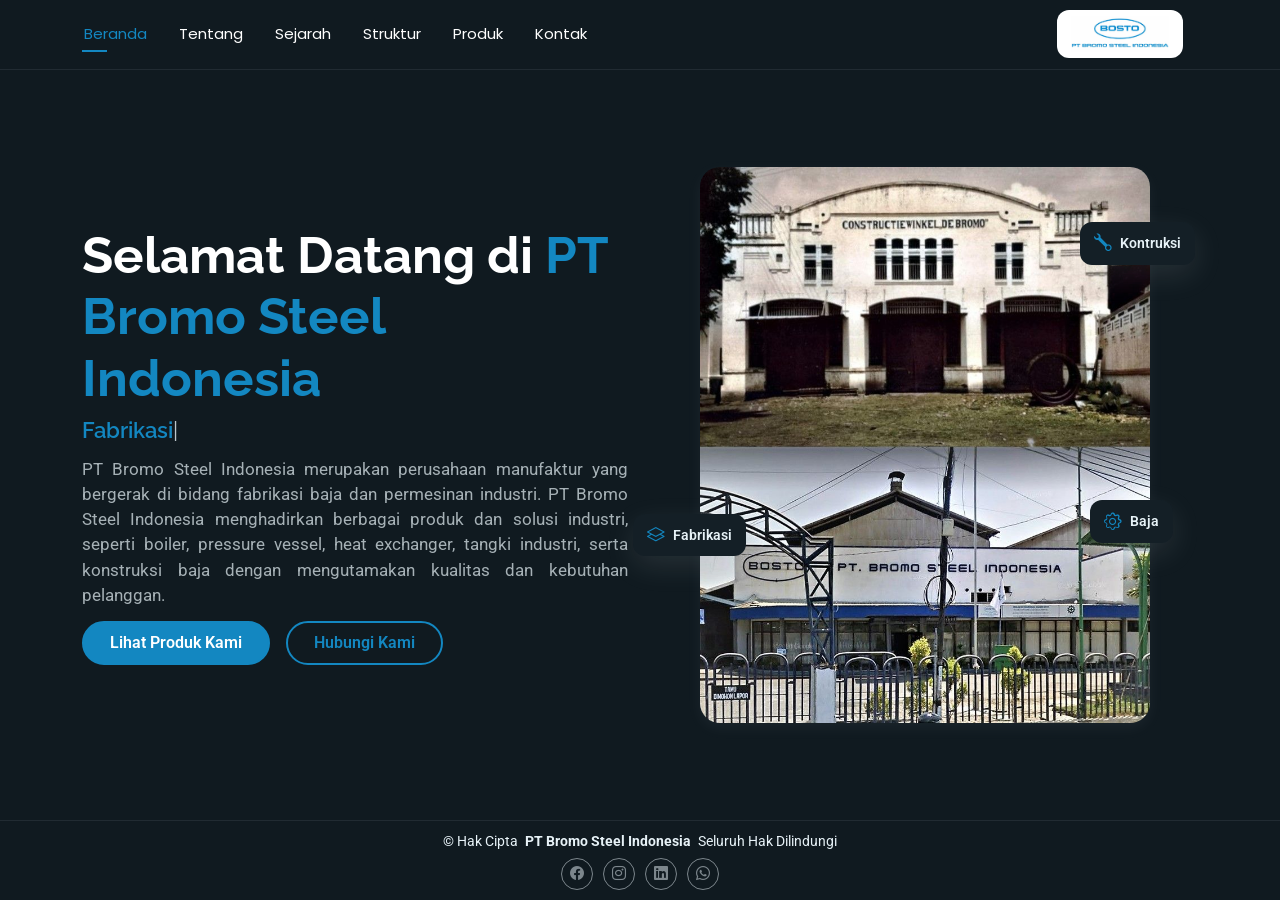
<file: index.html>
<!DOCTYPE html>
<html lang="id">

<head>
  <meta charset="utf-8">
  <meta content="width=device-width, initial-scale=1.0" name="viewport">
  <title>PT Bromo Steel Indonesia (BOSTO)</title>
  <meta name="description" content="">
  <meta name="keywords" content="">

  <!-- Favicons -->
  <link href="assets/img/logo1.png" rel="icon">
  <link href="assets/img/logo2.png" rel="apple-touch-icon">

  <!-- Fonts -->
  <link href="https://fonts.googleapis.com" rel="preconnect">
  <link href="https://fonts.gstatic.com" rel="preconnect" crossorigin>
  <link href="https://fonts.googleapis.com/css2?family=Roboto:ital,wght@0,100;0,300;0,400;0,500;0,700;0,900;1,100;1,300;1,400;1,500;1,700;1,900&family=Poppins:ital,wght@0,100;0,200;0,300;0,400;0,500;0,600;0,700;0,800;0,900;1,100;1,200;1,300;1,400;1,500;1,600;1,700;1,800;1,900&family=Raleway:ital,wght@0,100;0,200;0,300;0,400;0,500;0,600;0,700;0,800;0,900;1,100;1,200;1,300;1,400;1,500;1,600;1,700;1,800;1,900&display=swap" rel="stylesheet">

  <!-- Vendor CSS Files -->
  <link href="assets/vendor/bootstrap/css/bootstrap.min.css" rel="stylesheet">
  <link href="assets/vendor/bootstrap-icons/bootstrap-icons.css" rel="stylesheet">
  <link href="assets/vendor/aos/aos.css" rel="stylesheet">
  <link href="assets/vendor/swiper/swiper-bundle.min.css" rel="stylesheet">
  <link href="assets/vendor/glightbox/css/glightbox.min.css" rel="stylesheet">

  <!-- Main CSS File -->
  <link href="assets/css/main.css" rel="stylesheet">

  <!-- CSS logo header (kotak putih lengkung di pojok kanan) -->
  <style>
    #header .header-social-links {
      display: flex;
      align-items: center;
      flex-shrink: 0;
    }

    #header .header-social-links a.logo-bosto {
      display: flex;
      align-items: center;
      margin: 0;
      padding: 6px 14px;
      background: #ffffff;
      border: none;
      border-radius: 12px;
      line-height: 0;
      overflow: hidden;
      transition: transform 0.25s ease, box-shadow 0.25s ease;
    }

    #header .header-social-links a.logo-bosto:hover {
      transform: translateY(-1px);
      box-shadow: 0 6px 16px rgba(0, 0, 0, 0.35);
    }

    #header .header-social-links a.logo-bosto img {
      display: block;
      height: 36px;
      width: auto;
      max-width: none;
      max-height: none;
      border-radius: 0;
    }

    @media (max-width: 576px) {
      #header .header-social-links a.logo-bosto {
        padding: 4px 10px;
      }
      #header .header-social-links a.logo-bosto img {
        height: 28px;
      }
    }
  </style>

  <!-- =======================================================
  * Template Name: FolioOne
  * Template URL: https://bootstrapmade.com/folioone-bootstrap-portfolio-website-template/
  * Updated: Aug 23 2025 with Bootstrap v5.3.7
  * Author: BootstrapMade.com
  * License: https://bootstrapmade.com/license/
  ======================================================== -->
</head>

<body class="index-page">

  <header id="header" class="header d-flex align-items-center light-background sticky-top">
    <div class="container position-relative d-flex align-items-center justify-content-between">

      <!-- <a href="index.html" class="logo d-flex align-items-center me-auto me-xl-0">
      <img src="assets/img/logo.webp" alt="">
      <h1 class="sitename">FolioOne</h1> 
    </a> -->

      <nav id="navmenu" class="navmenu">
        <ul>
          <li><a href="index.html" class="active">Beranda</a></li>
          <li><a href="about.html">Tentang</a></li>
         <li><a href="resume.html">Sejarah</a></li>
          <li><a href="services.html">Struktur</a></li>
          <li><a href="portfolio.html">Produk</a></li>
          <li><a href="contact.html">Kontak</a></li>
        </ul>
        <i class="mobile-nav-toggle d-xl-none bi bi-list"></i>
      </nav>

      <!-- Logo PT BOSTO menggantikan ikon sosmed (pojok kanan) -->
      <div class="header-social-links">
        <a href="index.html" class="logo-bosto">
          <img src="assets/img/logo2.png" alt="Logo PT Bromo Steel Indonesia">
        </a>
      </div>

    </div>
  </header>

  <main class="main">

    <!-- Hero Section -->
    <section id="hero" class="hero section">

      <div class="container" data-aos="fade-up" data-aos-delay="100">

        <div class="row gy-4 align-items-center">
          <div class="col-lg-6 order-2 order-lg-1">
            <div class="hero-content">
              <h1 data-aos="fade-up" data-aos-delay="200">Selamat Datang di <span class="highlight">PT Bromo Steel Indonesia</span></h1>
              <h2 data-aos="fade-up" data-aos-delay="300"><span class="typed" data-typed-items="Fabrikasi peralatan industri agro, Permesinan peralatan industri agro, Instalasi/pemasangan peralatan pabrik gula dan sawit, Pembuatan ketel uap"></span></h2>
             <p style="text-align: justify;" data-aos="fade-up" data-aos-delay="400">PT Bromo Steel Indonesia merupakan perusahaan manufaktur yang bergerak di bidang fabrikasi baja dan permesinan industri. PT Bromo Steel Indonesia menghadirkan berbagai produk dan solusi industri, seperti boiler, pressure vessel, heat exchanger, tangki industri, serta konstruksi baja dengan mengutamakan kualitas dan kebutuhan pelanggan.</p>
              <div class="hero-actions" data-aos="fade-up" data-aos-delay="500">
                <a href="portfolio.html" class="btn btn-primary">Lihat Produk Kami</a>
                <a href="contact.html" class="btn btn-outline">Hubungi Kami</a>
              </div>
              <div class="social-links" data-aos="fade-up" data-aos-delay="600">
              
              </div>
            </div>
          </div>
          <div class="col-lg-6 order-1 order-lg-2">
            <div class="hero-image" data-aos="zoom-in" data-aos-delay="300">
              <div class="image-wrapper">
                <img src="assets/img/PT BOSTO.jpg" alt="Sarah Mitchell" class="img-fluid">
                <div class="floating-elements">
                  <div class="floating-card design" data-aos="fade-left" data-aos-delay="700">
                    <i class="bi bi-wrench"></i>
                    <span>Kontruksi</span>
                  </div>
                  <div class="floating-card code" data-aos="fade-right" data-aos-delay="800">
                    <i class="bi bi-layers"></i>
                    <span>Fabrikasi</span>
                  </div>
                  <div class="floating-card creativity" data-aos="fade-up" data-aos-delay="900">
                    <i class="bi bi-gear"></i>
                    <span>Baja</span>
                  </div>
                </div>
              </div>
            </div>
          </div>
        </div>

      </div>

    </section><!-- /Hero Section -->

  </main>

 <footer id="footer" class="footer">

    <div class="container">
      <div class="copyright text-center ">
        <p>© <span>Hak Cipta</span> <strong class="px-1 sitename">PT Bromo Steel Indonesia</strong> <span>Seluruh Hak Dilindungi<br></span></p>
      </div>
     <div class="social-links d-flex justify-content-center">
        <a href="https://www.facebook.com/ptbosto/?locale=id_ID" target="_blank" rel="noopener"><i class="bi bi-facebook"></i></a>
        <a href="https://www.instagram.com/ptbosto/" target="_blank" rel="noopener"><i class="bi bi-instagram"></i></a>
        <a href="https://www.linkedin.com/company/pt-boma-bisma-indra/home/" target="_blank" rel="noopener"><i class="bi bi-linkedin"></i></a>
        <a href="https://wa.me/62895363487287" target="_blank" rel="noopener"><i class="bi bi-whatsapp"></i></a>
</div>

      </div>
      <div class="credits">
        <!-- All the links in the footer should remain intact. -->
        <!-- You can delete the links only if you've purchased the pro version. -->
        <!-- Licensing information: https://bootstrapmade.com/license/ -->
        <!-- Purchase the pro version with working PHP/AJAX contact form: [buy-url] -->
            </div>
  </footer>

  <!-- Scroll Top -->
  <a href="#" id="scroll-top" class="scroll-top d-flex align-items-center justify-content-center"><i class="bi bi-arrow-up-short"></i></a>

  <!-- Preloader -->
  <div id="preloader"></div>

  <!-- Vendor JS Files -->
  <script src="assets/vendor/bootstrap/js/bootstrap.bundle.min.js"></script>
  <script src="assets/vendor/php-email-form/validate.js"></script>
  <script src="assets/vendor/aos/aos.js"></script>
  <script src="assets/vendor/typed.js/typed.umd.js"></script>
  <script src="assets/vendor/waypoints/noframework.waypoints.js"></script>
  <script src="assets/vendor/purecounter/purecounter_vanilla.js"></script>
  <script src="assets/vendor/swiper/swiper-bundle.min.js"></script>
  <script src="assets/vendor/imagesloaded/imagesloaded.pkgd.min.js"></script>
  <script src="assets/vendor/isotope-layout/isotope.pkgd.min.js"></script>
  <script src="assets/vendor/glightbox/js/glightbox.min.js"></script>

  <!-- Main JS File -->
  <script src="assets/js/main.js"></script>

</body>

</html>
</file>
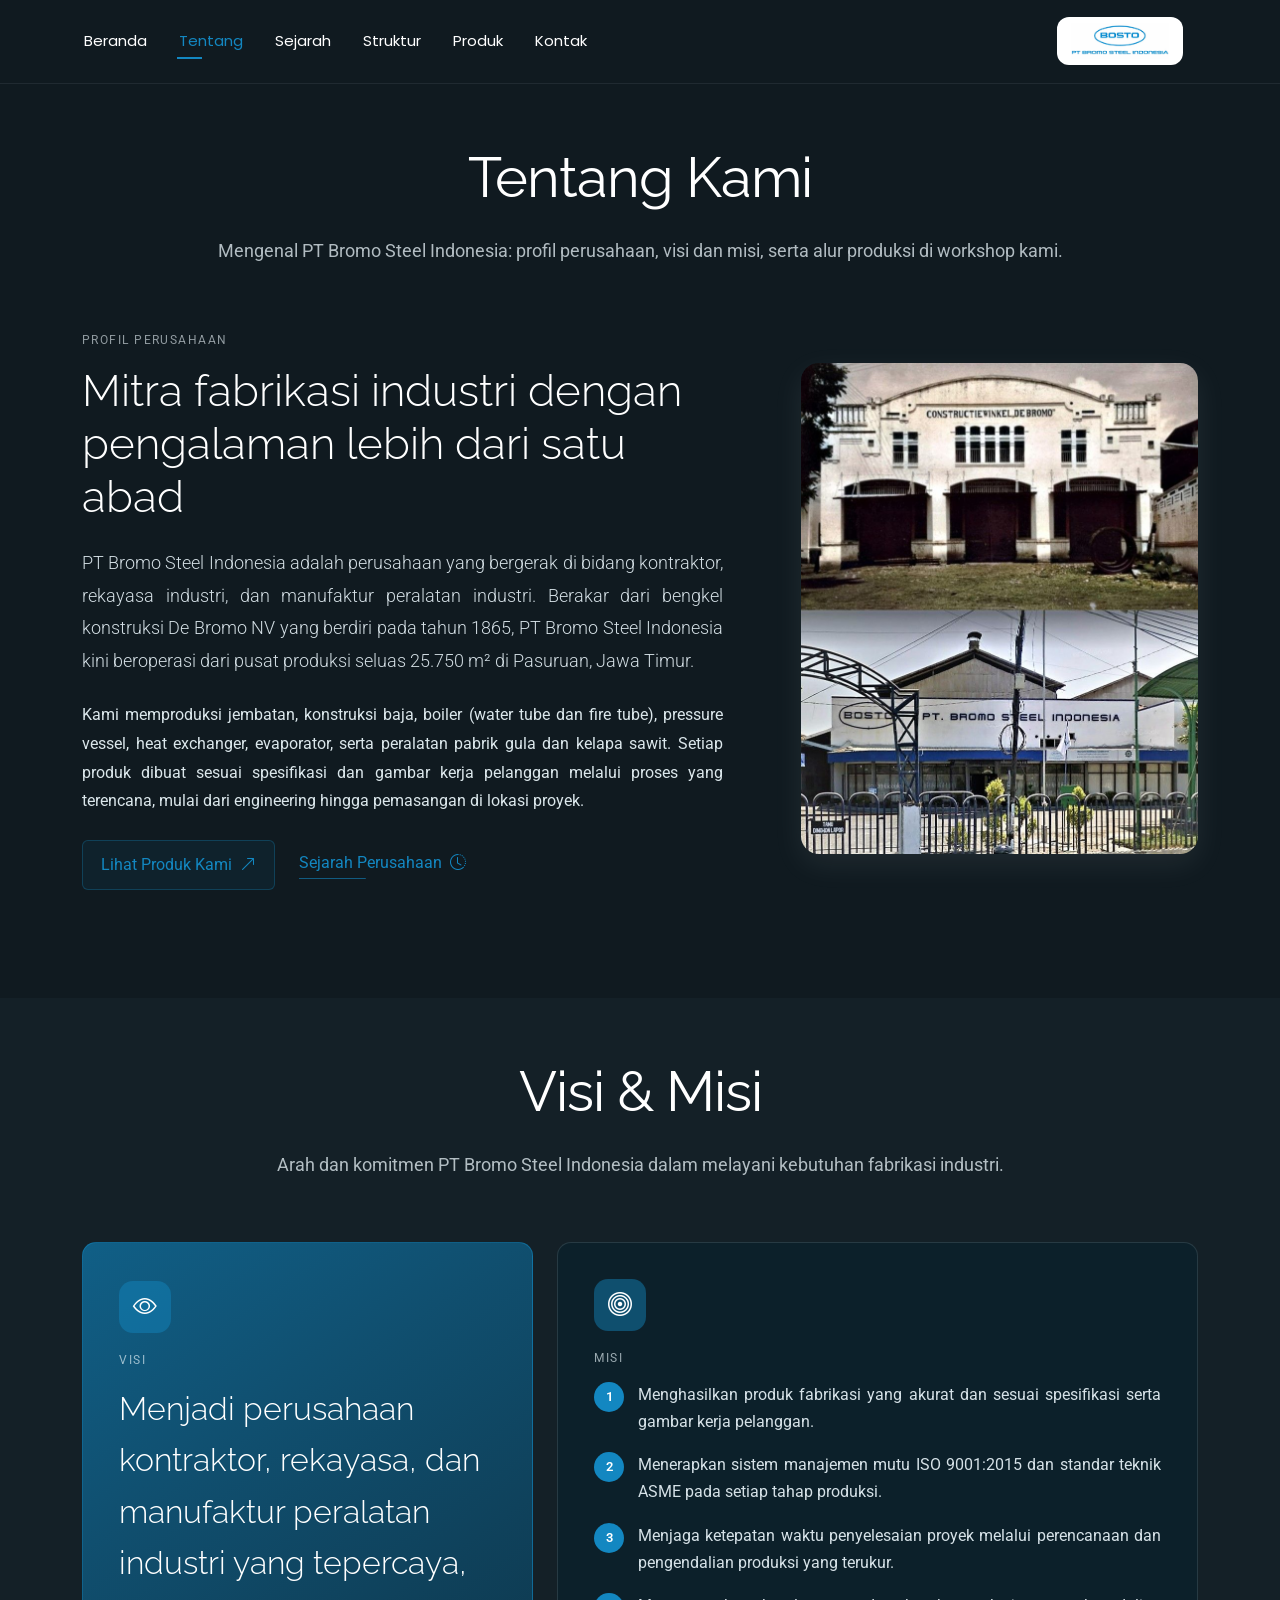
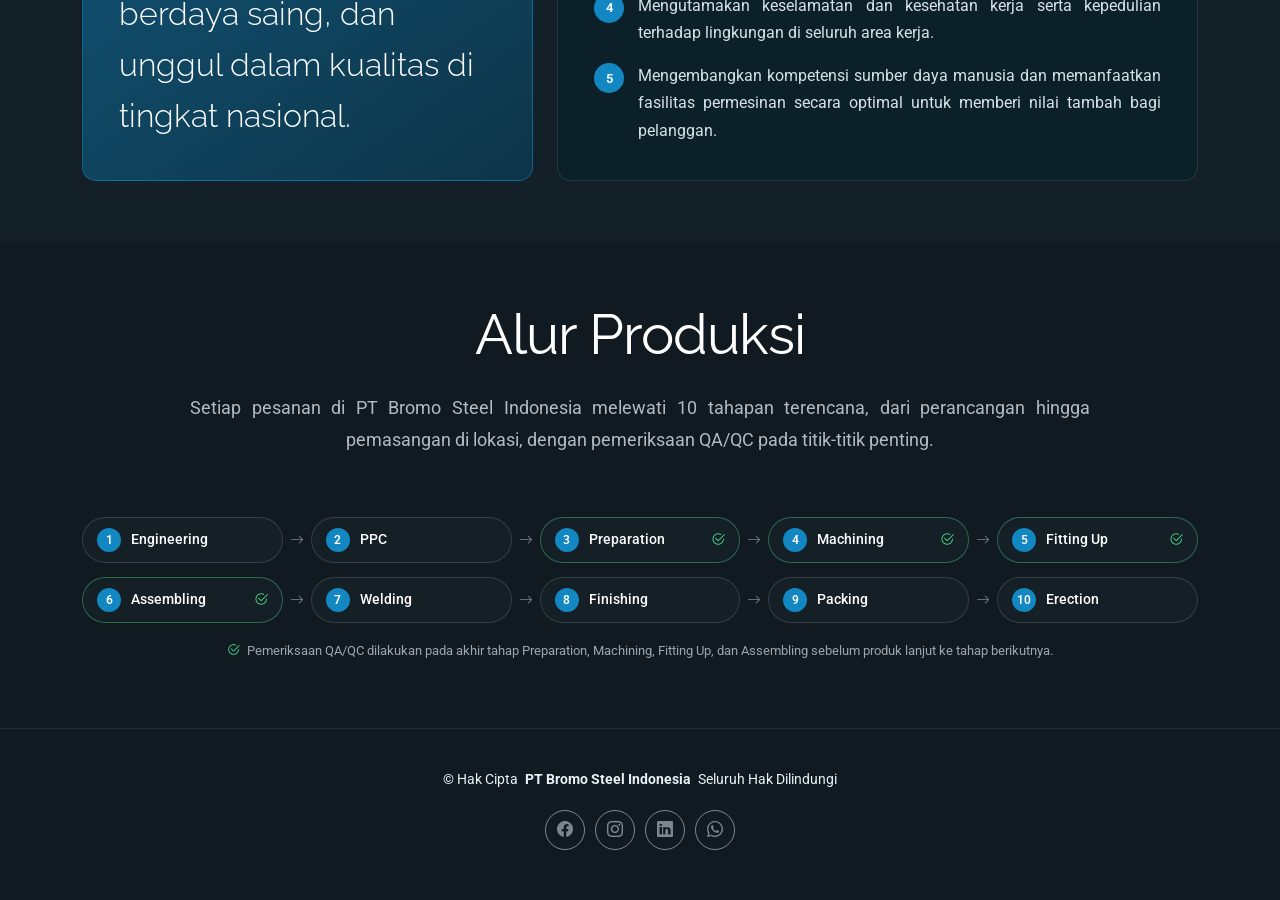
<file: about.html>
<!DOCTYPE html>
<html lang="id">

<head>
  <meta charset="utf-8">
  <meta content="width=device-width, initial-scale=1.0" name="viewport">
  <title>PT Bromo Steel Indonesia (BOSTO)</title>
  <meta name="description" content="Tentang PT Bromo Steel Indonesia: profil perusahaan, visi dan misi, serta alur produksi fabrikasi industri di Pasuruan, Jawa Timur.">
  <meta name="keywords" content="PT Bromo Steel Indonesia, fabrikasi, boiler, pressure vessel, konstruksi baja, Pasuruan">

  <!-- Favicons -->
  <link href="assets/img/logo1.png" rel="icon">
  <link href="assets/img/logo2.png" rel="apple-touch-icon">

  <!-- Fonts -->
  <link href="https://fonts.googleapis.com" rel="preconnect">
  <link href="https://fonts.gstatic.com" rel="preconnect" crossorigin>
  <link href="https://fonts.googleapis.com/css2?family=Roboto:ital,wght@0,100;0,300;0,400;0,500;0,700;0,900;1,100;1,300;1,400;1,500;1,700;1,900&family=Poppins:ital,wght@0,100;0,200;0,300;0,400;0,500;0,600;0,700;0,800;0,900;1,100;1,200;1,300;1,400;1,500;1,600;1,700;1,800;1,900&family=Raleway:ital,wght@0,100;0,200;0,300;0,400;0,500;0,600;0,700;0,800;0,900;1,100;1,200;1,300;1,400;1,500;1,600;1,700;1,800;1,900&display=swap" rel="stylesheet">

  <!-- Vendor CSS Files -->
  <link href="assets/vendor/bootstrap/css/bootstrap.min.css" rel="stylesheet">
  <link href="assets/vendor/bootstrap-icons/bootstrap-icons.css" rel="stylesheet">
  <link href="assets/vendor/aos/aos.css" rel="stylesheet">
  <link href="assets/vendor/swiper/swiper-bundle.min.css" rel="stylesheet">
  <link href="assets/vendor/glightbox/css/glightbox.min.css" rel="stylesheet">

  <!-- Main CSS File -->
  <link href="assets/css/main.css" rel="stylesheet">

  <!-- CSS logo header (kotak putih lengkung di pojok kanan) -->
  <style>
    #header .header-social-links {
      display: flex;
      align-items: center;
      flex-shrink: 0;
    }

    #header .header-social-links a.logo-bosto {
      display: flex;
      align-items: center;
      margin: 0;
      padding: 6px 14px;
      background: #ffffff;
      border: none;
      border-radius: 12px;
      line-height: 0;
      overflow: hidden;
      transition: transform 0.25s ease, box-shadow 0.25s ease;
    }

    #header .header-social-links a.logo-bosto:hover {
      transform: translateY(-1px);
      box-shadow: 0 6px 16px rgba(0, 0, 0, 0.35);
    }

    #header .header-social-links a.logo-bosto img {
      display: block;
      height: 36px;
      width: auto;
      max-width: none;
      max-height: none;
      border-radius: 0;
    }

    @media (max-width: 576px) {
      #header .header-social-links a.logo-bosto {
        padding: 4px 10px;
      }
      #header .header-social-links a.logo-bosto img {
        height: 28px;
      }
    }
  </style>

  <!-- =======================================================
  * Template Name: FolioOne
  * Template URL: https://bootstrapmade.com/folioone-bootstrap-portfolio-website-template/
  * Updated: Aug 23 2025 with Bootstrap v5.3.7
  * Author: BootstrapMade.com
  * License: https://bootstrapmade.com/license/
  ======================================================== -->
</head>

<body class="about-page">

  <header id="header" class="header d-flex align-items-center light-background sticky-top">
    <div class="container position-relative d-flex align-items-center justify-content-between">

      <!-- <a href="index.html" class="logo d-flex align-items-center me-auto me-xl-0">
      <img src="assets/img/logo.webp" alt="">
      <h1 class="sitename">FolioOne</h1> 
    </a> -->

      <nav id="navmenu" class="navmenu">
        <ul>
          <li><a href="index.html" >Beranda</a></li>
          <li><a href="about.html"class="active">Tentang</a></li>
           <li><a href="resume.html">Sejarah</a></li>
          <li><a href="services.html">Struktur</a></li>
          <li><a href="portfolio.html">Produk</a></li>
          <li><a href="contact.html">Kontak</a></li>
        </ul>
        <i class="mobile-nav-toggle d-xl-none bi bi-list"></i>
      </nav>

      <!-- Logo PT BOSTO menggantikan ikon sosmed (pojok kanan) -->
      <div class="header-social-links">
        <a href="index.html" class="logo-bosto">
          <img src="assets/img/logo2.png" alt="Logo PT Bromo Steel Indonesia">
        </a>
      </div>

    </div>
  </header>

  <main class="main">

    <!-- ======================= TENTANG PERUSAHAAN ======================= -->
    <section id="about" class="about section">

      <!-- Section Title -->
      <div class="container section-title" data-aos="fade-up">
        <h2>Tentang Kami</h2>
        <p>Mengenal PT Bromo Steel Indonesia: profil perusahaan, visi dan misi, serta alur produksi di workshop kami.</p>
      </div><!-- End Section Title -->

      <div class="container" data-aos="fade-up" data-aos-delay="100">

        <!-- Deskripsi Singkat Perusahaan -->
        <div class="row align-items-center justify-content-between gy-5 mb-5">
          <div class="col-lg-7" data-aos="fade-right" data-aos-delay="150">
            <div class="intro-content">
              <span class="eyebrow">Profil Perusahaan</span>
              <h2 class="headline">Mitra fabrikasi industri dengan pengalaman lebih dari satu abad</h2>
              <p class="lead">
                PT Bromo Steel Indonesia adalah perusahaan yang bergerak di bidang kontraktor, rekayasa industri, dan manufaktur peralatan industri. Berakar dari bengkel konstruksi De Bromo NV yang berdiri pada tahun 1865, PT Bromo Steel Indonesia kini beroperasi dari pusat produksi seluas 25.750 m² di Pasuruan, Jawa Timur.
              </p>
              <p>
                Kami memproduksi jembatan, konstruksi baja, boiler (water tube dan fire tube), pressure vessel, heat exchanger, evaporator, serta peralatan pabrik gula dan kelapa sawit. Setiap produk dibuat sesuai spesifikasi dan gambar kerja pelanggan melalui proses yang terencana, mulai dari engineering hingga pemasangan di lokasi proyek.
              </p>

              <div class="cta-group">
                <a href="portfolio.html" class="btn-ghost">
                  Lihat Produk Kami <i class="bi bi-arrow-up-right"></i>
                </a>
                <a href="resume.html" class="link-underline">
                  Sejarah Perusahaan <i class="bi bi-clock-history"></i>
                </a>
              </div>
            </div>
          </div>

          <div class="col-lg-5" data-aos="zoom-in" data-aos-delay="250">
            <figure class="profile-figure text-center text-lg-end">
              <img src="assets/img/PT BOSTO.jpg" alt="Gedung PT Bromo Steel Indonesia dahulu (Constructiewinkel De Bromo) dan saat ini" class="img-fluid profile-photo">
            </figure>
          </div>
        </div>
        <!-- End Deskripsi Singkat -->

      </div>

    </section><!-- /Tentang Perusahaan -->


    <!-- ======================= VISI & MISI ======================= -->
    <section id="visi-misi" class="visi-misi section light-background">

      <!-- Section Title -->
      <div class="container section-title" data-aos="fade-up">
        <h2>Visi &amp; Misi</h2>
        <p>Arah dan komitmen PT Bromo Steel Indonesia dalam melayani kebutuhan fabrikasi industri.</p>
      </div><!-- End Section Title -->

      <div class="container" data-aos="fade-up" data-aos-delay="100">
        <div class="row g-4 align-items-stretch">

          <!-- Visi -->
          <div class="col-lg-5" data-aos="fade-right" data-aos-delay="150">
            <div class="vm-card vm-vision h-100">
              <div class="vm-icon"><i class="bi bi-eye"></i></div>
              <span class="vm-label">Visi</span>
              <p class="vm-vision-text">
                Menjadi perusahaan kontraktor, rekayasa, dan manufaktur peralatan industri yang tepercaya, berdaya saing, dan unggul dalam kualitas di tingkat nasional.
              </p>
            </div>
          </div>

          <!-- Misi -->
          <div class="col-lg-7" data-aos="fade-left" data-aos-delay="200">
            <div class="vm-card vm-mission h-100">
              <div class="vm-icon"><i class="bi bi-bullseye"></i></div>
              <span class="vm-label">Misi</span>
              <ol class="vm-list">
                <li>
                  <span class="vm-num">1</span>
                  <p>Menghasilkan produk fabrikasi yang akurat dan sesuai spesifikasi serta gambar kerja pelanggan.</p>
                </li>
                <li>
                  <span class="vm-num">2</span>
                  <p>Menerapkan sistem manajemen mutu ISO 9001:2015 dan standar teknik ASME pada setiap tahap produksi.</p>
                </li>
                <li>
                  <span class="vm-num">3</span>
                  <p>Menjaga ketepatan waktu penyelesaian proyek melalui perencanaan dan pengendalian produksi yang terukur.</p>
                </li>
                <li>
                  <span class="vm-num">4</span>
                  <p>Mengutamakan keselamatan dan kesehatan kerja serta kepedulian terhadap lingkungan di seluruh area kerja.</p>
                </li>
                <li>
                  <span class="vm-num">5</span>
                  <p>Mengembangkan kompetensi sumber daya manusia dan memanfaatkan fasilitas permesinan secara optimal untuk memberi nilai tambah bagi pelanggan.</p>
                </li>
              </ol>
            </div>
          </div>

        </div>
      </div>

    </section><!-- /Visi & Misi -->


    <!-- ======================= ALUR PRODUKSI ======================= -->
    <section id="alur-produksi" class="alur-produksi section">

      <!-- Section Title -->
      <div class="container section-title" data-aos="fade-up">
        <h2>Alur Produksi</h2>
        <p>Setiap pesanan di PT Bromo Steel Indonesia melewati 10 tahapan terencana, dari perancangan hingga pemasangan di lokasi, dengan pemeriksaan QA/QC pada titik-titik penting.</p>
      </div><!-- End Section Title -->

      <div class="container" data-aos="fade-up" data-aos-delay="100">

        <!-- Ringkasan alur -->
        <ol class="flow-strip" aria-label="Ringkasan alur produksi">
          <li><span>1</span> Engineering</li>
          <li><span>2</span> PPC</li>
          <li class="qc"><span>3</span> Preparation <i class="bi bi-check2-circle" title="Diperiksa QA/QC"></i></li>
          <li class="qc"><span>4</span> Machining <i class="bi bi-check2-circle" title="Diperiksa QA/QC"></i></li>
          <li class="qc"><span>5</span> Fitting Up <i class="bi bi-check2-circle" title="Diperiksa QA/QC"></i></li>
          <li class="qc"><span>6</span> Assembling <i class="bi bi-check2-circle" title="Diperiksa QA/QC"></i></li>
          <li><span>7</span> Welding</li>
          <li><span>8</span> Finishing</li>
          <li><span>9</span> Packing</li>
          <li><span>10</span> Erection</li>
        </ol>
        <p class="flow-legend"><i class="bi bi-check2-circle"></i> Pemeriksaan QA/QC dilakukan pada akhir tahap Preparation, Machining, Fitting Up, dan Assembling sebelum produk lanjut ke tahap berikutnya.</p>



      </div>

    </section><!-- /Alur Produksi -->


  </main>

  <footer id="footer" class="footer">

    <div class="container">
      <div class="copyright text-center ">
        <p>© <span>Hak Cipta</span> <strong class="px-1 sitename">PT Bromo Steel Indonesia</strong> <span>Seluruh Hak Dilindungi<br></span></p>
      </div>
     <div class="social-links d-flex justify-content-center">
        <a href="https://www.facebook.com/ptbosto/?locale=id_ID" target="_blank" rel="noopener"><i class="bi bi-facebook"></i></a>
        <a href="https://www.instagram.com/ptbosto/" target="_blank" rel="noopener"><i class="bi bi-instagram"></i></a>
        <a href="https://www.linkedin.com/company/pt-boma-bisma-indra/home/" target="_blank" rel="noopener"><i class="bi bi-linkedin"></i></a>
        <a href="https://wa.me/62895363487287" target="_blank" rel="noopener"><i class="bi bi-whatsapp"></i></a>
</div>

      </div>
      <div class="credits">
        <!-- All the links in the footer should remain intact. -->
        <!-- You can delete the links only if you've purchased the pro version. -->
        <!-- Licensing information: https://bootstrapmade.com/license/ -->
        <!-- Purchase the pro version with working PHP/AJAX contact form: [buy-url] -->
            </div>
  </footer>

  <!-- Scroll Top -->
  <a href="#" id="scroll-top" class="scroll-top d-flex align-items-center justify-content-center"><i class="bi bi-arrow-up-short"></i></a>

  <!-- Preloader -->
  <div id="preloader"></div>

  <!-- Vendor JS Files -->
  <script src="assets/vendor/bootstrap/js/bootstrap.bundle.min.js"></script>
  <script src="assets/vendor/php-email-form/validate.js"></script>
  <script src="assets/vendor/aos/aos.js"></script>
  <script src="assets/vendor/typed.js/typed.umd.js"></script>
  <script src="assets/vendor/waypoints/noframework.waypoints.js"></script>
  <script src="assets/vendor/purecounter/purecounter_vanilla.js"></script>
  <script src="assets/vendor/swiper/swiper-bundle.min.js"></script>
  <script src="assets/vendor/imagesloaded/imagesloaded.pkgd.min.js"></script>
  <script src="assets/vendor/isotope-layout/isotope.pkgd.min.js"></script>
  <script src="assets/vendor/glightbox/js/glightbox.min.js"></script>

  <!-- Main JS File -->
  <script src="assets/js/main.js"></script>

</body>

</html>
</file>
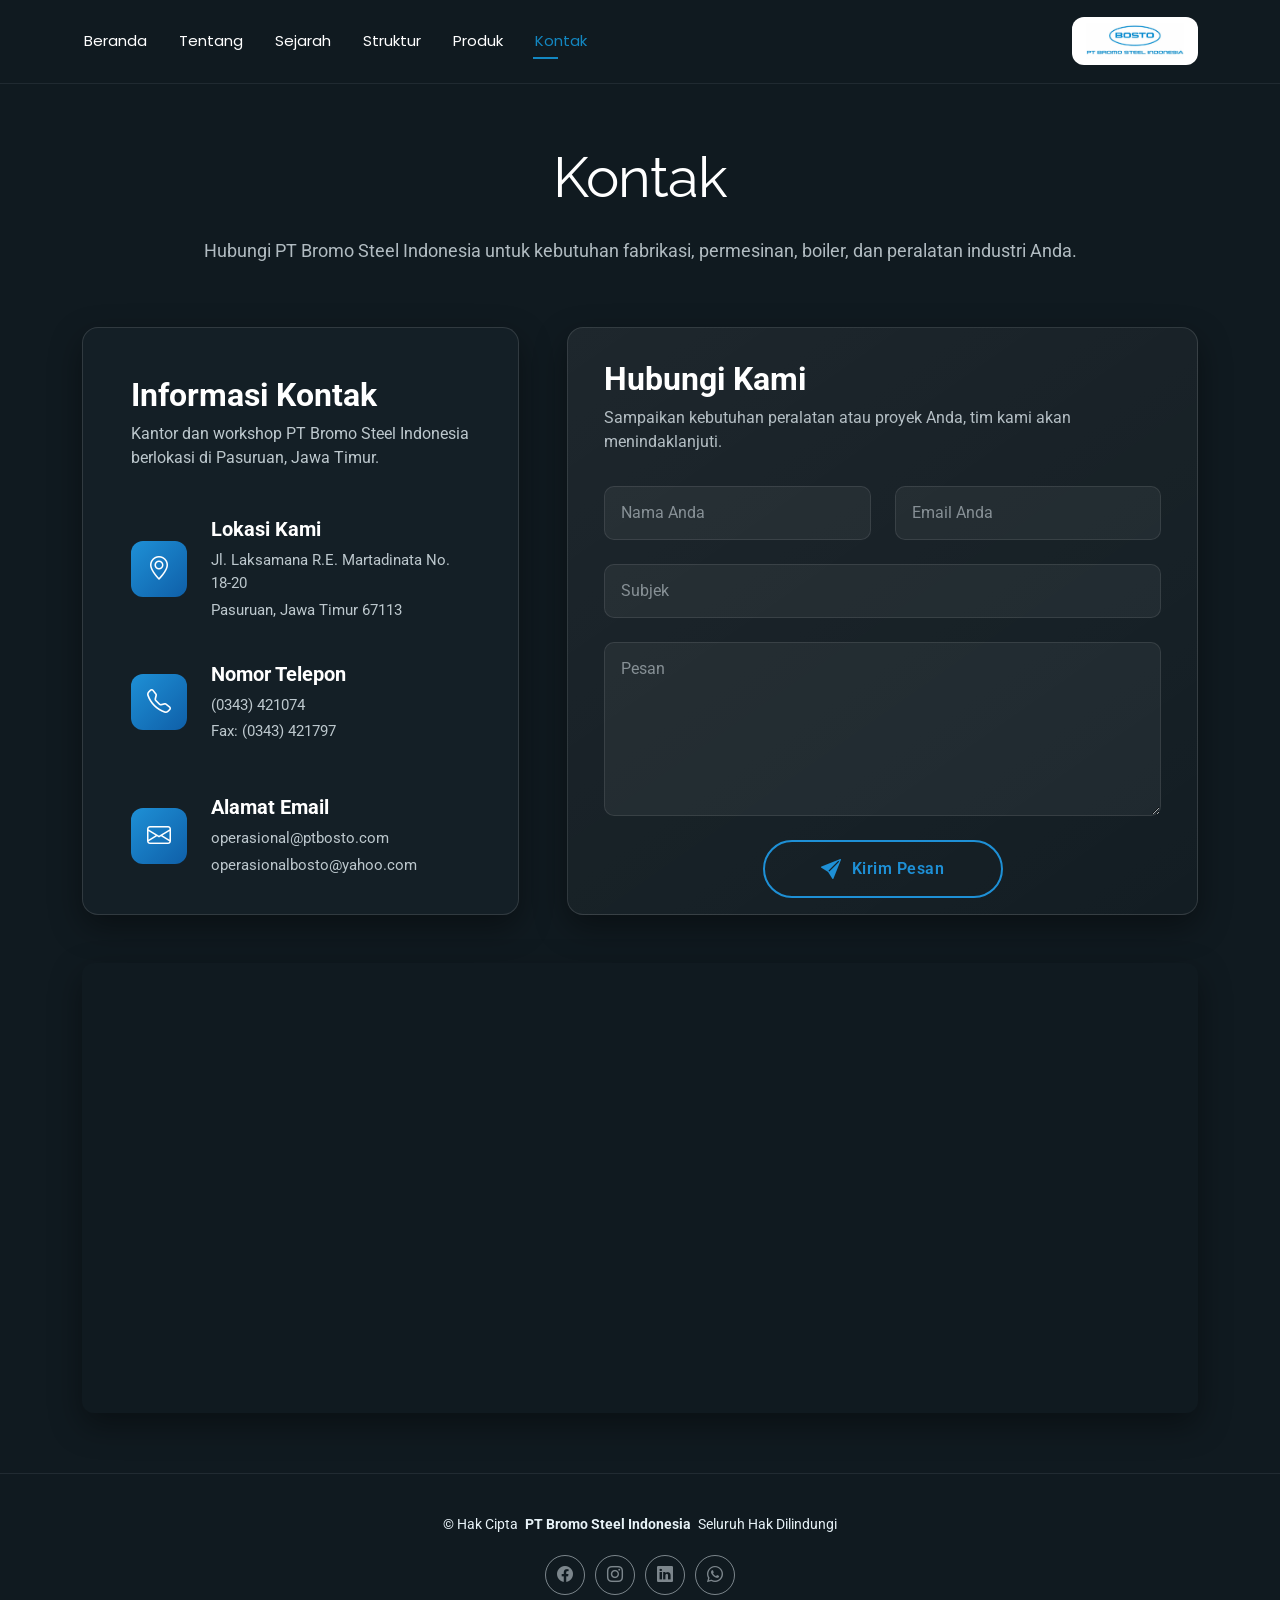
<file: contact.html>
<!DOCTYPE html>
<html lang="en">

<head>
  <meta charset="utf-8">
  <meta content="width=device-width, initial-scale=1.0" name="viewport">
  <title>PT Bromo Steel Indonesia</title>
  <meta name="description" content="">
  <meta name="keywords" content="">

  <!-- Favicons -->
  <link href="assets/img/logo1.png" rel="icon">
  <link href="assets/img/logo2.png" rel="apple-touch-icon">

  <!-- Fonts -->
  <link href="https://fonts.googleapis.com" rel="preconnect">
  <link href="https://fonts.gstatic.com" rel="preconnect" crossorigin>
  <link href="https://fonts.googleapis.com/css2?family=Roboto:ital,wght@0,100;0,300;0,400;0,500;0,700;0,900;1,100;1,300;1,400;1,500;1,700;1,900&family=Poppins:ital,wght@0,100;0,200;0,300;0,400;0,500;0,600;0,700;0,800;0,900;1,100;1,200;1,300;1,400;1,500;1,600;1,700;1,800;1,900&family=Raleway:ital,wght@0,100;0,200;0,300;0,400;0,500;0,600;0,700;0,800;0,900;1,100;1,200;1,300;1,400;1,500;1,600;1,700;1,800;1,900&display=swap" rel="stylesheet">

  <!-- Vendor CSS Files -->
  <link href="assets/vendor/bootstrap/css/bootstrap.min.css" rel="stylesheet">
  <link href="assets/vendor/bootstrap-icons/bootstrap-icons.css" rel="stylesheet">
  <link href="assets/vendor/aos/aos.css" rel="stylesheet">
  <link href="assets/vendor/swiper/swiper-bundle.min.css" rel="stylesheet">
  <link href="assets/vendor/glightbox/css/glightbox.min.css" rel="stylesheet">

  <!-- Main CSS File -->
  <link href="assets/css/main.css" rel="stylesheet">

  <!-- Tambahan CSS khusus halaman kontak (tampilan form & kotak info) -->
  <style>
    /* ===== Logo di pojok kanan header (kotak putih lengkung) ===== */
    #header .logo-bosto {
      display: flex;
      align-items: center;
      margin: 0;
      background: #ffffff;
      border: none;
      border-radius: 12px;
      padding: 6px 14px;
      line-height: 0;
      overflow: hidden;
      transition: transform 0.25s ease, box-shadow 0.25s ease;
    }

    #header .logo-bosto:hover {
      transform: translateY(-1px);
      box-shadow: 0 6px 16px rgba(0, 0, 0, 0.35);
    }

    #header .logo-bosto img {
      display: block;
      height: 36px;
      width: auto;
      max-height: none;
      border-radius: 0;
    }



#header .header-social-links {
      display: flex;
      align-items: center;
      flex-shrink: 0;
    }

    #header .header-social-links a.logo-bosto {
      display: flex;
      align-items: center;
      margin: 0;
      padding: 6px 14px;
      background: #ffffff;
      border: none;
      border-radius: 12px;
      line-height: 0;
      overflow: hidden;
      transition: transform 0.25s ease, box-shadow 0.25s ease;
    }

    #header .header-social-links a.logo-bosto:hover {
      transform: translateY(-1px);
      box-shadow: 0 6px 16px rgba(0, 0, 0, 0.35);
    }

    #header .header-social-links a.logo-bosto img {
      display: block;
      height: 36px;
      width: auto;
      max-width: none;
      max-height: none;
      border-radius: 0;
    }

    @media (max-width: 576px) {
      #header .header-social-links a.logo-bosto {
        padding: 4px 10px;
      }
      #header .header-social-links a.logo-bosto img {
        height: 28px;
      }
    }



    /* ===== Font seragam dengan subjudul "Hubungi PT Bromo Steel Indonesia ..." ===== */
    body.contact-page .contact .info-box,
    body.contact-page .contact .info-box h3,
    body.contact-page .contact .info-box h4,
    body.contact-page .contact .info-box p,
    body.contact-page .contact .contact-form,
    body.contact-page .contact .contact-form h3,
    body.contact-page .contact .contact-form p,
    body.contact-page .contact .contact-form .form-control,
    body.contact-page .contact .contact-form button {
      font-family: "Roboto", sans-serif;
    }

    body.contact-page .contact .info-box h3,
    body.contact-page .contact .contact-form h3 {
      font-weight: 700;
      margin-bottom: 8px;
    }

    body.contact-page .contact .info-box p,
    body.contact-page .contact .contact-form p {
      font-weight: 400;
    }

    /* ===== Kotak form (tanpa garis biru di atas) ===== */
    body.contact-page .contact .contact-form {
      background: linear-gradient(145deg, rgba(255, 255, 255, 0.06), rgba(255, 255, 255, 0.015));
      border: 1px solid rgba(255, 255, 255, 0.12);
      border-radius: 16px;
      padding: 32px 36px 16px;
      box-shadow: 0 12px 32px rgba(0, 0, 0, 0.40);
    }

    /* ===== Kolom input ===== */
    body.contact-page .contact .contact-form .form-control {
      background-color: rgba(255, 255, 255, 0.05);
      border: 1px solid rgba(255, 255, 255, 0.14);
      border-radius: 10px;
      padding: 14px 16px;
      transition: border-color 0.25s ease, box-shadow 0.25s ease, background-color 0.25s ease;
    }

    body.contact-page .contact .contact-form .form-control:focus {
      background-color: rgba(255, 255, 255, 0.08);
      border-color: #1e90d6;
      box-shadow: 0 0 0 4px rgba(30, 144, 214, 0.22);
    }

    /* ===== Tombol Kirim Pesan (outline) ===== */
    body.contact-page .contact .contact-form button[type="submit"] {
      display: inline-flex !important;
      align-items: center;
      justify-content: center;
      gap: 10px;
      min-width: 240px;
      margin: 0 !important;
      padding: 12px 40px !important;
      font-weight: 600;
      letter-spacing: 0.5px;
      color: #1e90d6 !important;
      background: transparent !important;
      border: 2px solid #1e90d6 !important;
      border-radius: 50px !important;
      box-shadow: none !important;
      cursor: pointer;
      transition: background 0.25s ease, color 0.25s ease, transform 0.25s ease, box-shadow 0.25s ease;
    }

    body.contact-page .contact .contact-form button[type="submit"]:hover {
      color: #ffffff !important;
      background: #1e90d6 !important;
      transform: translateY(-2px);
      box-shadow: 0 8px 20px rgba(30, 144, 214, 0.45) !important;
    }

    body.contact-page .contact .contact-form button[type="submit"]:active {
      transform: translateY(0);
    }

    body.contact-page .contact .contact-form button[type="submit"]:disabled {
      opacity: 0.6;
      cursor: not-allowed;
      transform: none;
    }

    /* ===== Pesan sukses / error ===== */
    body.contact-page .contact .contact-form .sent-message,
    body.contact-page .contact .contact-form .error-message {
      border-radius: 10px;
      margin-bottom: 16px;
    }

    /* ===== Kotak informasi kontak (tanpa garis biru di atas) ===== */
    body.contact-page .contact .info-box {
      display: flex;
      flex-direction: column;
      height: 100%;
      padding-bottom: 12px;
      border: 1px solid rgba(255, 255, 255, 0.12);
      border-radius: 16px;
      box-shadow: 0 12px 32px rgba(0, 0, 0, 0.40);
    }

    /* Item dibagi rata, tanpa ruang kosong berlebih di bawah */
    body.contact-page .contact .info-box .info-item {
      flex: 1;
      display: flex;
      align-items: center;
      margin-bottom: 0;
    }

    body.contact-page .contact .info-item .icon-box {
      border-radius: 12px;
      background: linear-gradient(135deg, #1e90d6, #0f5fa8);
      color: #ffffff;
    }

    /* ===== Peta ===== */
    body.contact-page .contact iframe {
      display: block;
      box-shadow: 0 12px 32px rgba(0, 0, 0, 0.40);
    }

    /* ===== HP ===== */
    @media (max-width: 576px) {
      body.contact-page .contact .contact-form {
        padding: 24px 18px 14px;
      }
      body.contact-page .contact .contact-form button[type="submit"] {
        width: 100%;
      }
    }
  </style>

  <!-- =======================================================
  * Template Name: FolioOne
  * Template URL: https://bootstrapmade.com/folioone-bootstrap-portfolio-website-template/
  * Updated: Aug 23 2025 with Bootstrap v5.3.7
  * Author: BootstrapMade.com
  * License: https://bootstrapmade.com/license/
  ======================================================== -->
</head>

<body class="contact-page">

  <header id="header" class="header d-flex align-items-center light-background sticky-top">
    <div class="container position-relative d-flex align-items-center justify-content-between">

      <nav id="navmenu" class="navmenu">
        <ul>
          <li><a href="index.html">Beranda</a></li>
          <li><a href="about.html">Tentang</a></li>
          <li><a href="resume.html">Sejarah</a></li>
          <li><a href="services.html">Struktur</a></li>
          <li><a href="portfolio.html">Produk</a></li>
          <li><a href="contact.html" class="active">Kontak</a></li>
        </ul>
        <i class="mobile-nav-toggle d-xl-none bi bi-list"></i>
      </nav>

      <!-- Logo PT BOSTO (pojok kanan, menggantikan ikon sosmed) -->
      <a href="index.html" class="logo-bosto">
        <img src="assets/img/logo2.png" alt="Logo PT Bromo Steel Indonesia">
      </a>

    </div>
  </header>

  <main class="main">

    <!-- Contact Section -->
    <section id="contact" class="contact section">

      <!-- Section Title -->
      <div class="container section-title" data-aos="fade-up">
        <h2>Kontak</h2>
        <p>Hubungi PT Bromo Steel Indonesia untuk kebutuhan fabrikasi, permesinan, boiler, dan peralatan industri Anda.</p>
      </div><!-- End Section Title -->

      <div class="container" data-aos="fade-up" data-aos-delay="100">

        <div class="row g-4 g-lg-5">
          <div class="col-lg-5">
            <div class="info-box" data-aos="fade-up" data-aos-delay="200">
              <h3>Informasi Kontak</h3>
              <p>Kantor dan workshop PT Bromo Steel Indonesia berlokasi di Pasuruan, Jawa Timur.</p>

              <div class="info-item" data-aos="fade-up" data-aos-delay="300">
                <div class="icon-box">
                  <i class="bi bi-geo-alt"></i>
                </div>
                <div class="content">
                  <h4>Lokasi Kami</h4>
                  <p>Jl. Laksamana R.E. Martadinata No. 18-20</p>
                  <p>Pasuruan, Jawa Timur 67113</p>
                </div>
              </div>

              <div class="info-item" data-aos="fade-up" data-aos-delay="400">
                <div class="icon-box">
                  <i class="bi bi-telephone"></i>
                </div>
                <div class="content">
                  <h4>Nomor Telepon</h4>
                  <p>(0343) 421074</p>
                  <p>Fax: (0343) 421797</p>
                </div>
              </div>

              <div class="info-item" data-aos="fade-up" data-aos-delay="500">
                <div class="icon-box">
                  <i class="bi bi-envelope"></i>
                </div>
                <div class="content">
                  <h4>Alamat Email</h4>
                  <p>operasional@ptbosto.com</p>
                  <p>operasionalbosto@yahoo.com</p>
                </div>
              </div>
            </div>
          </div>

          <div class="col-lg-7">
            <div class="contact-form" data-aos="fade-up" data-aos-delay="300">
              <h3>Hubungi Kami</h3>
              <p>Sampaikan kebutuhan peralatan atau proyek Anda, tim kami akan menindaklanjuti.</p>

              <!-- Form dikirim lewat fetch ke Web3Forms (tanpa refresh halaman) -->
              <form id="contactForm" action="https://api.web3forms.com/submit" method="post" class="php-email-form" data-aos="fade-up" data-aos-delay="200">

                <input type="hidden" name="access_key" value="0cf9f2b4-a1dc-44d7-8e87-bf90f9b58d70">
                <input type="hidden" name="from_name" value="Website PT Bromo Steel Indonesia">
                <!-- Honeypot anti-spam (jangan dihapus) -->
                <input type="checkbox" name="botcheck" style="display:none;" tabindex="-1" autocomplete="off">

                <div class="row gy-4">

                  <div class="col-md-6">
                    <input type="text" name="name" class="form-control" placeholder="Nama Anda" required="">
                  </div>

                  <div class="col-md-6 ">
                    <input type="email" class="form-control" name="email" placeholder="Email Anda" required="">
                  </div>

                  <div class="col-12">
                    <input type="text" class="form-control" name="subject" placeholder="Subjek" required="">
                  </div>

                  <div class="col-12">
                    <textarea class="form-control" name="message" rows="6" placeholder="Pesan" required=""></textarea>
                  </div>

                  <div class="col-12 text-center">
                    <div class="loading">Mengirim pesan...</div>
                    <div class="error-message"></div>
                    <div class="sent-message">Pesan berhasil terkirim. Terima kasih!</div>

                    <button type="submit" class="btn"><i class="bi bi-send-fill"></i> Kirim Pesan</button>
                  </div>

                </div>
              </form>

            </div>
          </div>

        </div>

        <!-- Google Maps -->
        <div class="row mt-4 mt-lg-5">
          <div class="col-12" data-aos="fade-up" data-aos-delay="400">
            <iframe src="https://www.google.com/maps/embed?pb=!1m18!1m12!1m3!1d15817.796810026328!2d112.8958475871582!3d-7.634744999999993!2m3!1f0!2f0!3f0!3m2!1i1024!2i768!4f13.1!3m3!1m2!1s0x2dd7c70054baf151%3A0x52c796cad2576740!2sPT.%20BOSTO!5e0!3m2!1sid!2sid!4v1794069990166!5m2!1sid!2sid" width="100%" height="450" style="border:0; border-radius:12px;" allowfullscreen="" loading="lazy" referrerpolicy="strict-origin-when-cross-origin" title="Lokasi PT Bromo Steel Indonesia"></iframe>
          </div>
        </div><!-- End Google Maps -->

      </div>

    </section><!-- /Contact Section -->

  </main>

  <footer id="footer" class="footer">

    <div class="container">
      <div class="copyright text-center ">
        <p>© <span>Hak Cipta</span> <strong class="px-1 sitename">PT Bromo Steel Indonesia</strong> <span>Seluruh Hak Dilindungi<br></span></p>
      </div>
     <div class="social-links d-flex justify-content-center">
        <a href="https://www.facebook.com/ptbosto/?locale=id_ID" target="_blank" rel="noopener"><i class="bi bi-facebook"></i></a>
        <a href="https://www.instagram.com/ptbosto/" target="_blank" rel="noopener"><i class="bi bi-instagram"></i></a>
        <a href="https://www.linkedin.com/company/pt-boma-bisma-indra/home/" target="_blank" rel="noopener"><i class="bi bi-linkedin"></i></a>
        <a href="https://wa.me/62895363487287" target="_blank" rel="noopener"><i class="bi bi-whatsapp"></i></a>
</div>

      </div>
      <div class="credits">
        <!-- All the links in the footer should remain intact. -->
        <!-- You can delete the links only if you've purchased the pro version. -->
        <!-- Licensing information: https://bootstrapmade.com/license/ -->
        <!-- Purchase the pro version with working PHP/AJAX contact form: [buy-url] -->
            </div>
  </footer>

  <!-- Scroll Top -->
  <a href="#" id="scroll-top" class="scroll-top d-flex align-items-center justify-content-center"><i class="bi bi-arrow-up-short"></i></a>

  <!-- Preloader -->
  <div id="preloader"></div>

  <!-- Vendor JS Files -->
  <script src="assets/vendor/bootstrap/js/bootstrap.bundle.min.js"></script>
  <!-- validate.js bawaan template sengaja dihapus (penyebab error 405) -->
  <script src="assets/vendor/aos/aos.js"></script>
  <script src="assets/vendor/typed.js/typed.umd.js"></script>
  <script src="assets/vendor/waypoints/noframework.waypoints.js"></script>
  <script src="assets/vendor/purecounter/purecounter_vanilla.js"></script>
  <script src="assets/vendor/swiper/swiper-bundle.min.js"></script>
  <script src="assets/vendor/imagesloaded/imagesloaded.pkgd.min.js"></script>
  <script src="assets/vendor/isotope-layout/isotope.pkgd.min.js"></script>
  <script src="assets/vendor/glightbox/js/glightbox.min.js"></script>

  <!-- Main JS File -->
  <script src="assets/js/main.js"></script>

  <!-- Kirim form tanpa refresh halaman, lalu tampilkan pesan berhasil -->
  <script>
    (function () {
      var form = document.getElementById('contactForm');
      if (!form) return;

      var loading = form.querySelector('.loading');
      var errorBox = form.querySelector('.error-message');
      var sentBox = form.querySelector('.sent-message');
      var button = form.querySelector('button[type="submit"]');

      form.addEventListener('submit', function (e) {
        e.preventDefault();

        loading.classList.add('d-block');
        errorBox.classList.remove('d-block');
        sentBox.classList.remove('d-block');
        button.disabled = true;

        fetch(form.action, {
          method: 'POST',
          body: new FormData(form),
          headers: { 'Accept': 'application/json' }
        })
          .then(function (response) { return response.json(); })
          .then(function (data) {
            loading.classList.remove('d-block');
            button.disabled = false;

            if (data.success) {
              sentBox.classList.add('d-block');
              form.reset();
              setTimeout(function () { sentBox.classList.remove('d-block'); }, 8000);
            } else {
              errorBox.textContent = data.message || 'Pesan gagal terkirim. Silakan coba lagi.';
              errorBox.classList.add('d-block');
            }
          })
          .catch(function () {
            loading.classList.remove('d-block');
            button.disabled = false;
            errorBox.textContent = 'Terjadi gangguan jaringan. Silakan coba lagi.';
            errorBox.classList.add('d-block');
          });
      });
    })();
  </script>

</body>

</html>
</file>
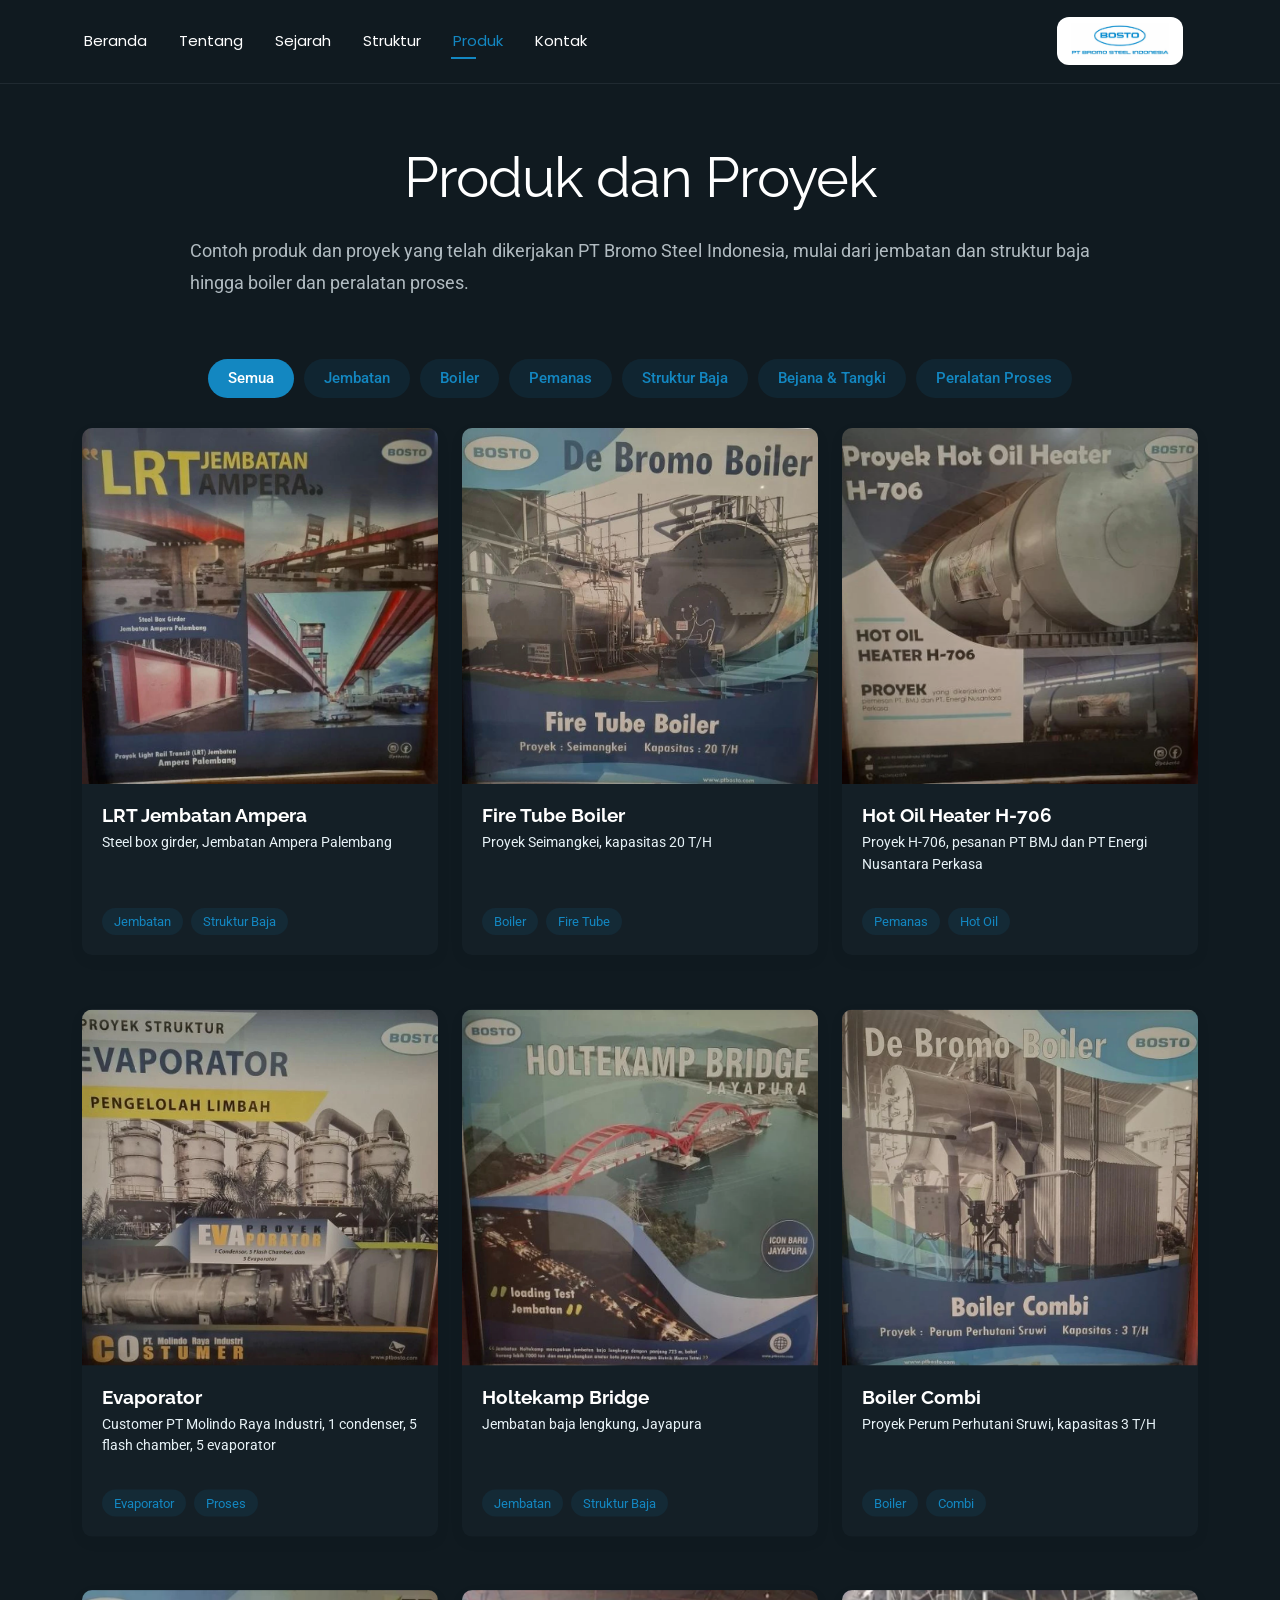
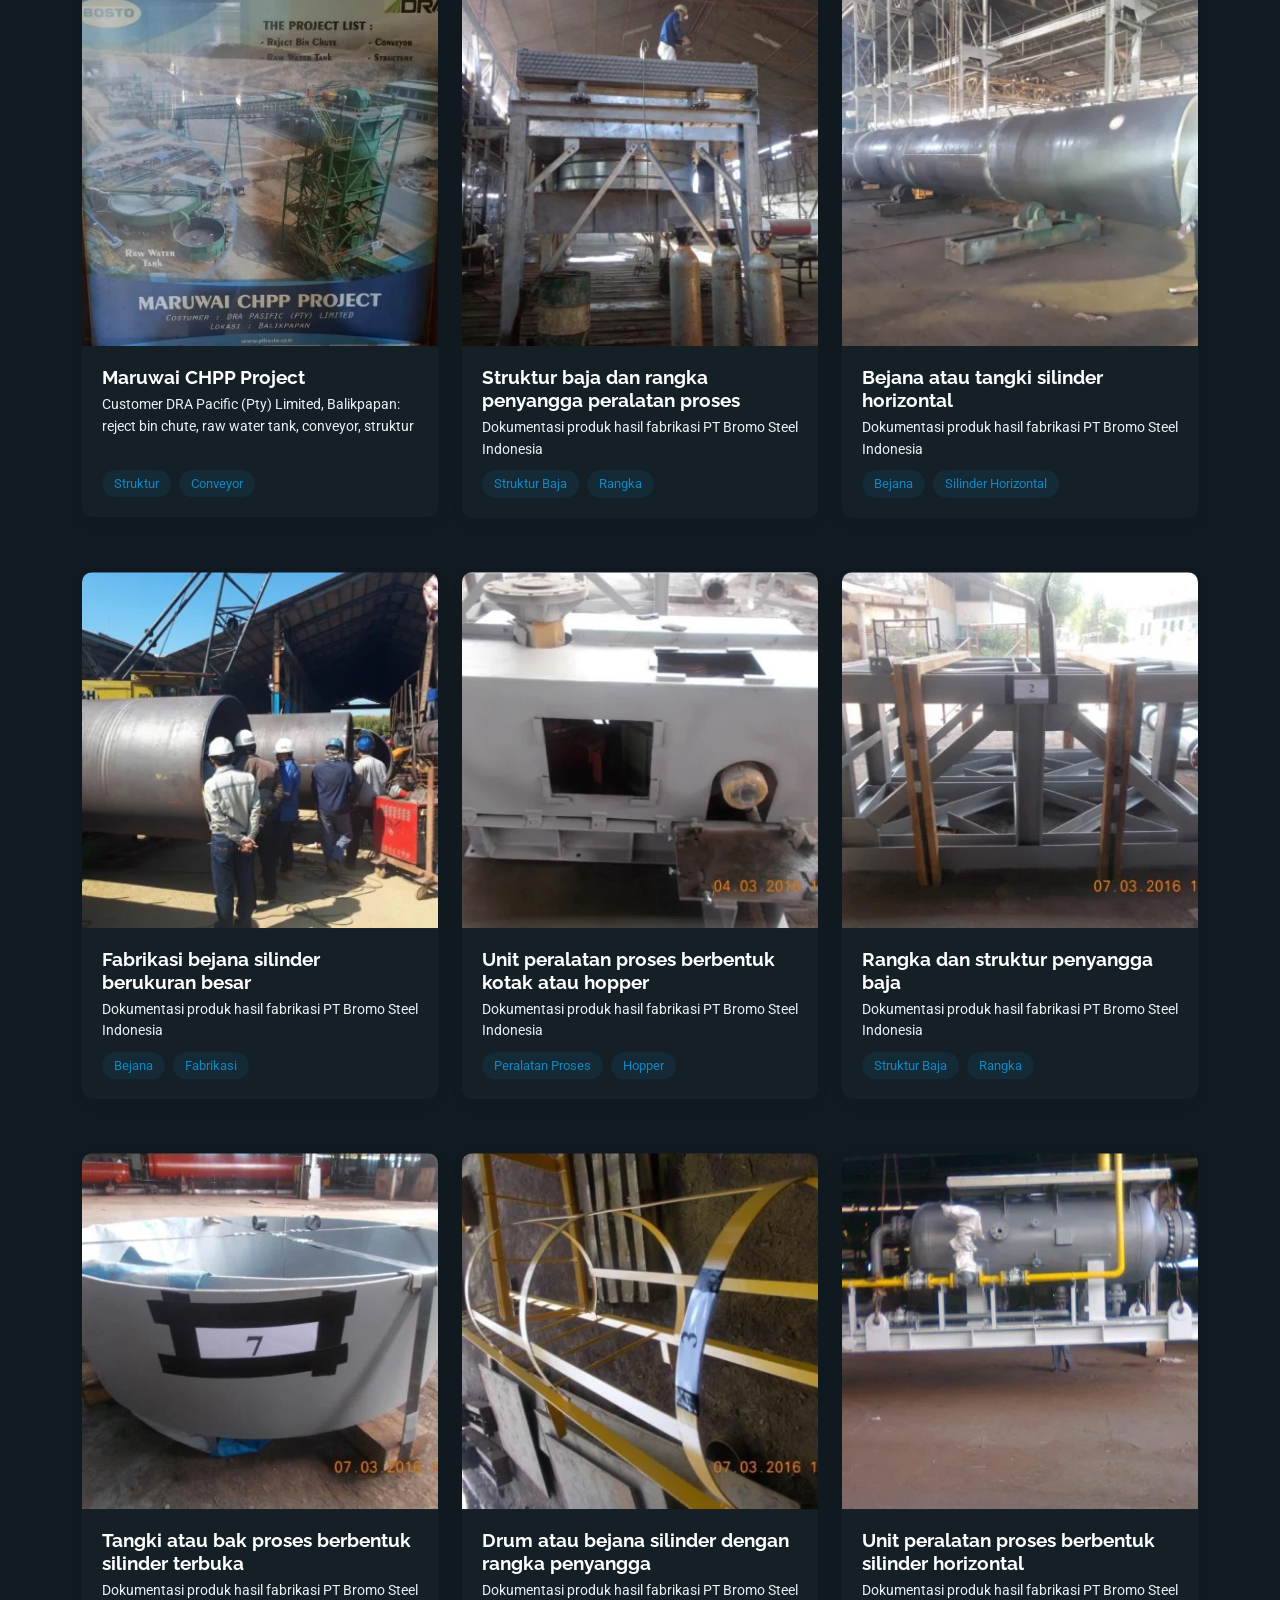
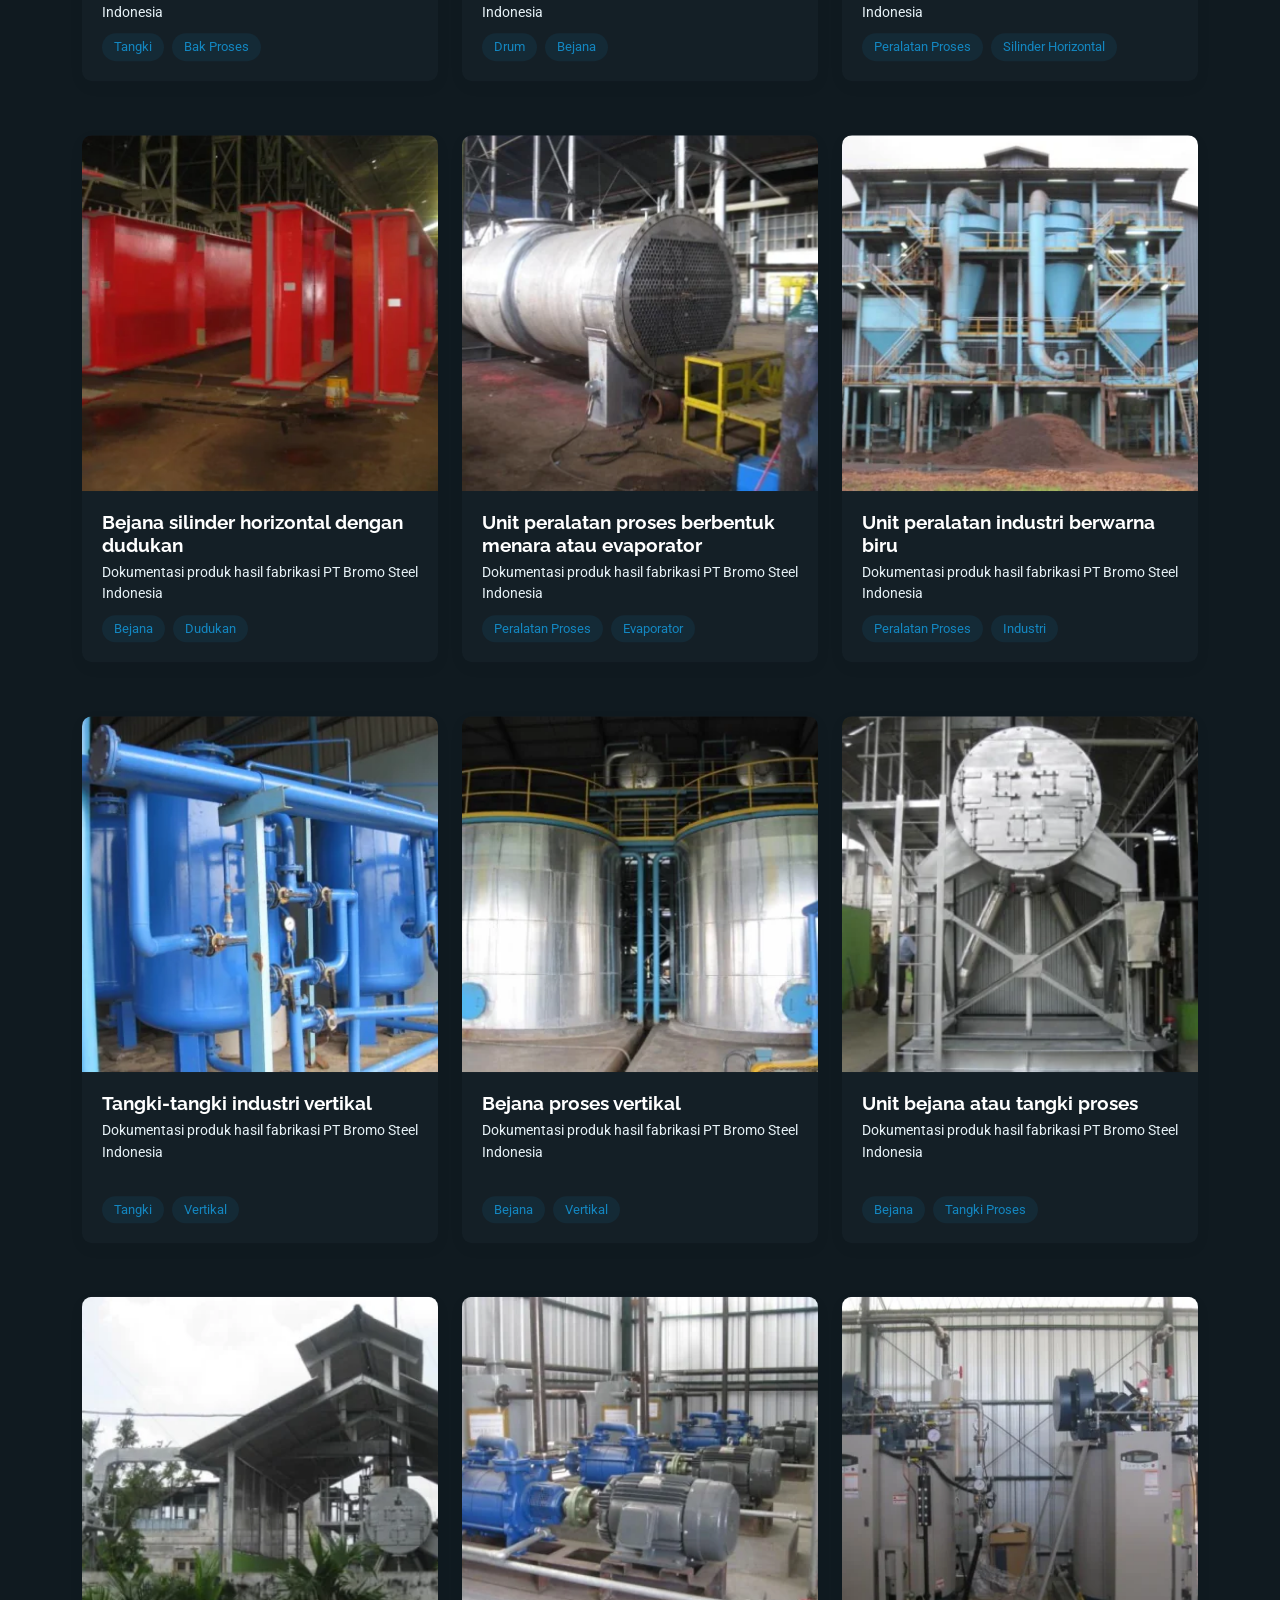
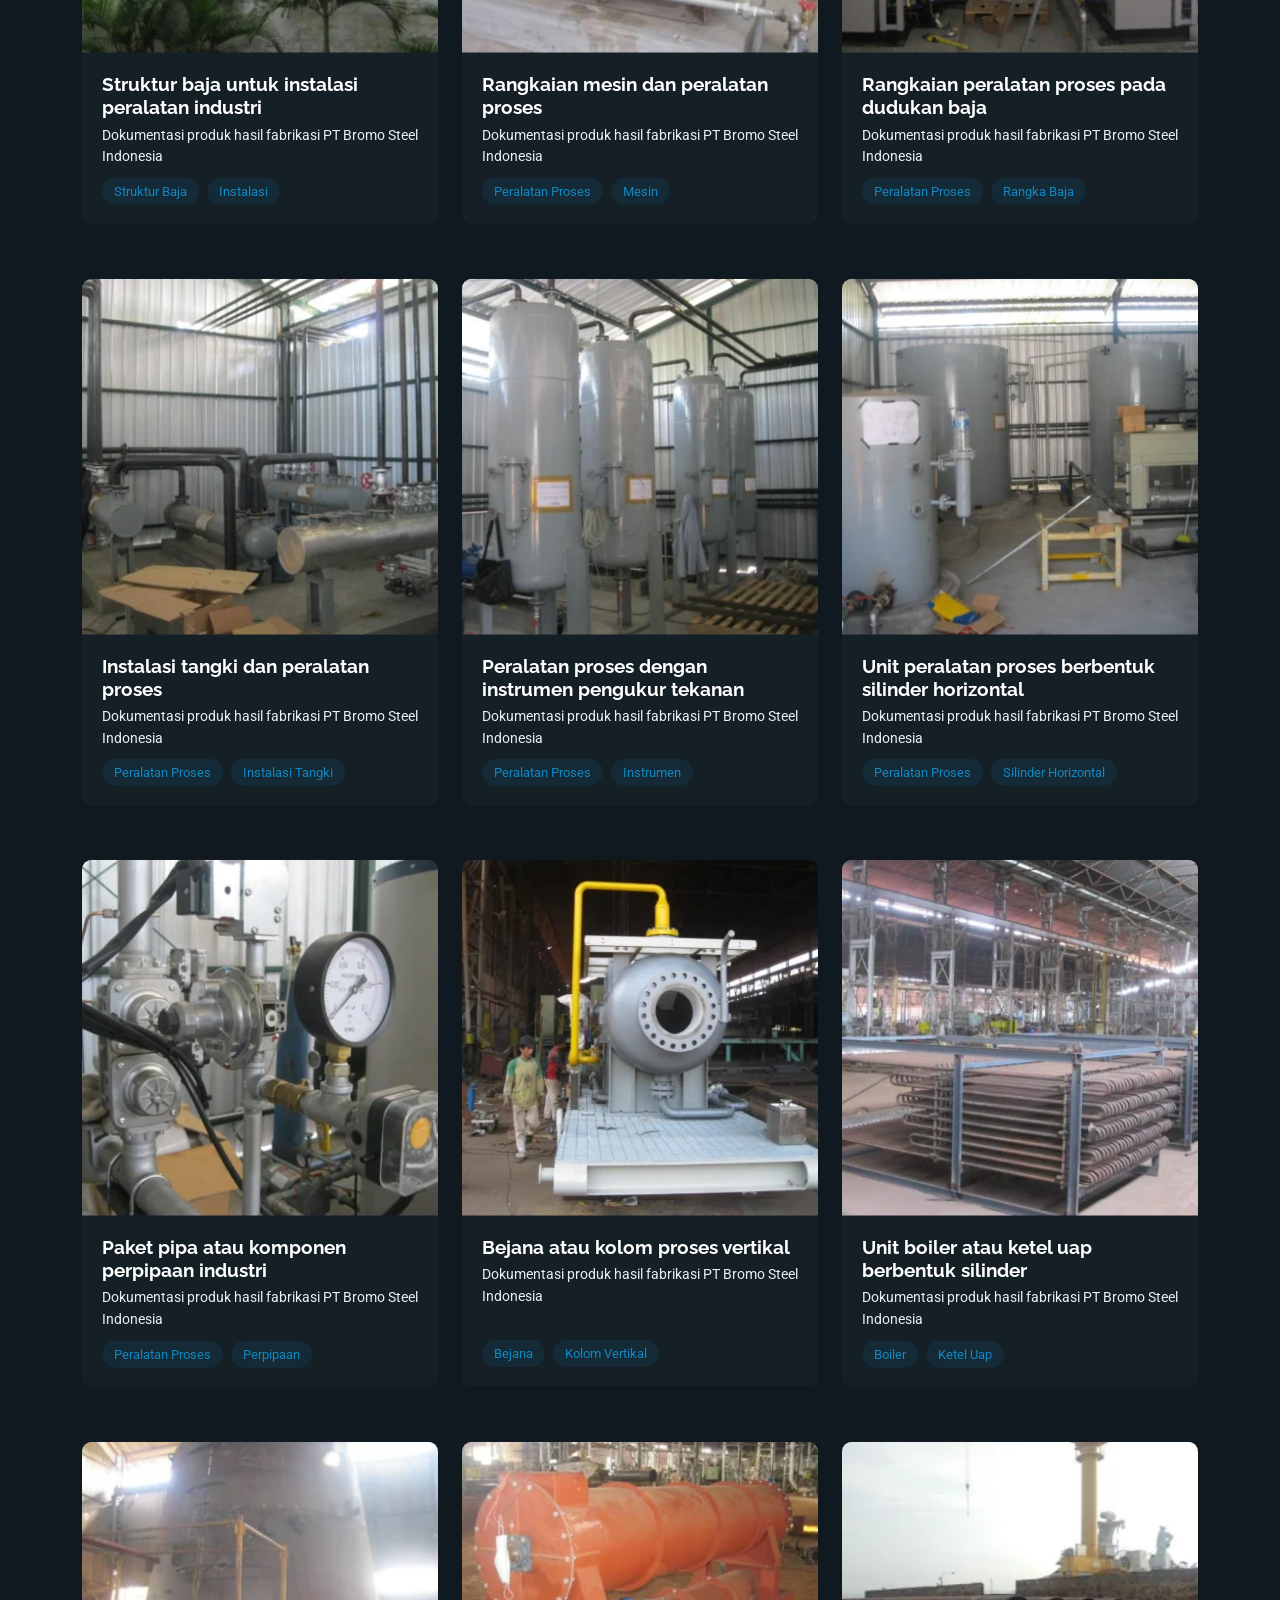
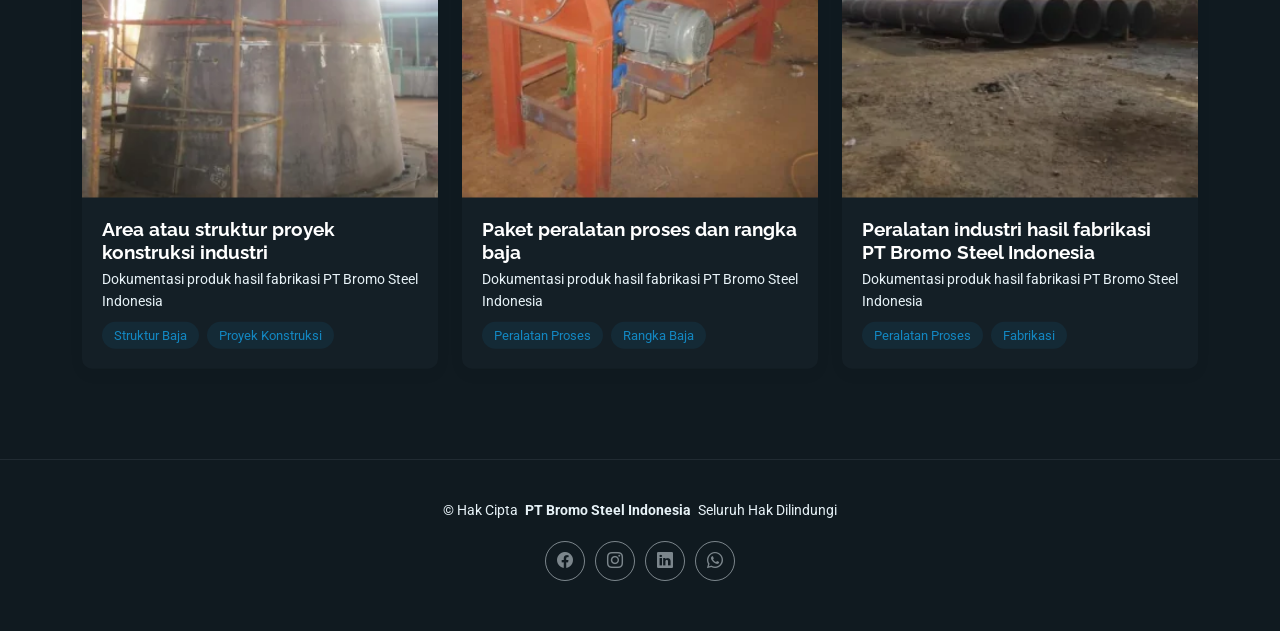
<file: portfolio.html>
<!DOCTYPE html>
<html lang="id">

<head>
  <meta charset="utf-8">
  <meta content="width=device-width, initial-scale=1.0" name="viewport">
  <title>PT Bromo Steel Indonesia (BOSTO)</title>
  <meta name="description" content="">
  <meta name="keywords" content="">

  <!-- Favicons -->
  <link href="assets/img/logo1.png" rel="icon">
  <link href="assets/img/logo2.png" rel="apple-touch-icon">

  <!-- Fonts -->
  <link href="https://fonts.googleapis.com" rel="preconnect">
  <link href="https://fonts.gstatic.com" rel="preconnect" crossorigin>
  <link href="https://fonts.googleapis.com/css2?family=Roboto:ital,wght@0,100;0,300;0,400;0,500;0,700;0,900;1,100;1,300;1,400;1,500;1,700;1,900&family=Poppins:ital,wght@0,100;0,200;0,300;0,400;0,500;0,600;0,700;0,800;0,900;1,100;1,200;1,300;1,400;1,500;1,600;1,700;1,800;1,900&family=Raleway:ital,wght@0,100;0,200;0,300;0,400;0,500;0,600;0,700;0,800;0,900;1,100;1,200;1,300;1,400;1,500;1,600;1,700;1,800;1,900&display=swap" rel="stylesheet">

  <!-- Vendor CSS Files -->
  <link href="assets/vendor/bootstrap/css/bootstrap.min.css" rel="stylesheet">
  <link href="assets/vendor/bootstrap-icons/bootstrap-icons.css" rel="stylesheet">
  <link href="assets/vendor/aos/aos.css" rel="stylesheet">
  <link href="assets/vendor/swiper/swiper-bundle.min.css" rel="stylesheet">
  <link href="assets/vendor/glightbox/css/glightbox.min.css" rel="stylesheet">

  <!-- Main CSS File -->
  <link href="assets/css/main.css" rel="stylesheet">

  <!-- CSS logo header (kotak putih lengkung di pojok kanan) -->
  <style>
    #header .header-social-links {
      display: flex;
      align-items: center;
      flex-shrink: 0;
    }

    #header .header-social-links a.logo-bosto {
      display: flex;
      align-items: center;
      margin: 0;
      padding: 6px 14px;
      background: #ffffff;
      border: none;
      border-radius: 12px;
      line-height: 0;
      overflow: hidden;
      transition: transform 0.25s ease, box-shadow 0.25s ease;
    }

    #header .header-social-links a.logo-bosto:hover {
      transform: translateY(-1px);
      box-shadow: 0 6px 16px rgba(0, 0, 0, 0.35);
    }

    #header .header-social-links a.logo-bosto img {
      display: block;
      height: 36px;
      width: auto;
      max-width: none;
      max-height: none;
      border-radius: 0;
    }

    @media (max-width: 576px) {
      #header .header-social-links a.logo-bosto {
        padding: 4px 10px;
      }
      #header .header-social-links a.logo-bosto img {
        height: 28px;
      }
    }
  </style>

  <!-- =======================================================
  * Template Name: FolioOne
  * Template URL: https://bootstrapmade.com/folioone-bootstrap-portfolio-website-template/
  * Updated: Aug 23 2025 with Bootstrap v5.3.7
  * Author: BootstrapMade.com
  * License: https://bootstrapmade.com/license/
  ======================================================== -->
</head>

<body class="portfolio-page">

  <header id="header" class="header d-flex align-items-center light-background sticky-top">
    <div class="container position-relative d-flex align-items-center justify-content-between">

      <!-- <a href="index.html" class="logo d-flex align-items-center me-auto me-xl-0">
      <img src="assets/img/logo.webp" alt="">
      <h1 class="sitename">FolioOne</h1> 
    </a> -->

      <nav id="navmenu" class="navmenu">
        <ul>
          <li><a href="index.html" >Beranda</a></li>
          <li><a href="about.html">Tentang</a></li>
       <li><a href="resume.html">Sejarah</a></li>
          <li><a href="services.html">Struktur</a></li>
          <li><a href="portfolio.html"class="active">Produk</a></li>
          <li><a href="contact.html">Kontak</a></li>
        </ul>
        <i class="mobile-nav-toggle d-xl-none bi bi-list"></i>
      </nav>

      <!-- Logo PT Bromo Steel Indonesia menggantikan ikon sosmed (pojok kanan) -->
      <div class="header-social-links">
        <a href="index.html" class="logo-bosto">
          <img src="assets/img/logo2.png" alt="Logo PT Bromo Steel Indonesia">
        </a>
      </div>

    </div>
  </header>

  <main class="main">

    <!-- Portfolio Section -->
    <section id="portfolio" class="portfolio section">

      <!-- Section Title -->
      <div class="container section-title" data-aos="fade-up">
        <h2>Produk dan Proyek</h2>
        <p>Contoh produk dan proyek yang telah dikerjakan PT Bromo Steel Indonesia, mulai dari jembatan dan struktur baja hingga boiler dan peralatan proses.</p>
      </div><!-- End Section Title -->

      <div class="container" data-aos="fade-up" data-aos-delay="100">

        <div class="isotope-layout" data-default-filter="*" data-layout="fitRows" data-sort="original-order">
          <ul class="portfolio-filters isotope-filters" data-aos="fade-up" data-aos-delay="200">
            <li data-filter="*" class="filter-active">Semua</li>
            <li data-filter=".filter-strategy">Jembatan</li>
            <li data-filter=".filter-finance">Boiler</li>
            <li data-filter=".filter-operations">Pemanas</li>
            <li data-filter=".filter-structure">Struktur Baja</li>
            <li data-filter=".filter-vessel">Bejana &amp; Tangki</li>
            <li data-filter=".filter-technology">Peralatan Proses</li>
          </ul><!-- End Portfolio Filters -->

          <div class="row gy-4 isotope-container" data-aos="fade-up" data-aos-delay="300">
            <div class="col-lg-4 col-md-6 portfolio-item isotope-item filter-strategy filter-structure">
              <div class="portfolio-card">
                <div class="portfolio-img">
                  <img src="assets/img/produk/lrt-jembatan-ampera.webp" alt="LRT Jembatan Ampera Palembang" class="img-fluid">
                  <div class="portfolio-overlay">
                    <a href="assets/img/produk/lrt-jembatan-ampera.webp" class="glightbox portfolio-lightbox" data-gallery="produk-bosto" data-glightbox="title: LRT Jembatan Ampera" aria-label="Lihat foto LRT Jembatan Ampera"><i class="bi bi-eye"></i></a>
                  </div>
                </div>
                <div class="portfolio-info">
                  <h4>LRT Jembatan Ampera</h4>
                  <p>Steel box girder, Jembatan Ampera Palembang</p>
                  <div class="portfolio-tags">
                    <span>Jembatan</span>
                    <span>Struktur Baja</span>
                  </div>
                </div>
              </div>
            </div>
            <div class="col-lg-4 col-md-6 portfolio-item isotope-item filter-finance">
              <div class="portfolio-card">
                <div class="portfolio-img">
                  <img src="assets/img/produk/fire-tube-boiler.webp" alt="Fire Tube Boiler PT Bromo Steel Indonesia" class="img-fluid">
                  <div class="portfolio-overlay">
                    <a href="assets/img/produk/fire-tube-boiler.webp" class="glightbox portfolio-lightbox" data-gallery="produk-bosto" data-glightbox="title: Fire Tube Boiler" aria-label="Lihat foto Fire Tube Boiler"><i class="bi bi-eye"></i></a>
                  </div>
                </div>
                <div class="portfolio-info">
                  <h4>Fire Tube Boiler</h4>
                  <p>Proyek Seimangkei, kapasitas 20 T/H</p>
                  <div class="portfolio-tags">
                    <span>Boiler</span>
                    <span>Fire Tube</span>
                  </div>
                </div>
              </div>
            </div>
            <div class="col-lg-4 col-md-6 portfolio-item isotope-item filter-operations">
              <div class="portfolio-card">
                <div class="portfolio-img">
                  <img src="assets/img/produk/hot-oil-heater.webp" alt="Hot Oil Heater H-706" class="img-fluid">
                  <div class="portfolio-overlay">
                    <a href="assets/img/produk/hot-oil-heater.webp" class="glightbox portfolio-lightbox" data-gallery="produk-bosto" data-glightbox="title: Hot Oil Heater H-706" aria-label="Lihat foto Hot Oil Heater H-706"><i class="bi bi-eye"></i></a>
                  </div>
                </div>
                <div class="portfolio-info">
                  <h4>Hot Oil Heater H-706</h4>
                  <p>Proyek H-706, pesanan PT BMJ dan PT Energi Nusantara Perkasa</p>
                  <div class="portfolio-tags">
                    <span>Pemanas</span>
                    <span>Hot Oil</span>
                  </div>
                </div>
              </div>
            </div>
            <div class="col-lg-4 col-md-6 portfolio-item isotope-item filter-technology">
              <div class="portfolio-card">
                <div class="portfolio-img">
                  <img src="assets/img/produk/evaporator.webp" alt="Evaporator pengolah limbah" class="img-fluid">
                  <div class="portfolio-overlay">
                    <a href="assets/img/produk/evaporator.webp" class="glightbox portfolio-lightbox" data-gallery="produk-bosto" data-glightbox="title: Evaporator" aria-label="Lihat foto Evaporator"><i class="bi bi-eye"></i></a>
                  </div>
                </div>
                <div class="portfolio-info">
                  <h4>Evaporator</h4>
                  <p>Customer PT Molindo Raya Industri, 1 condenser, 5 flash chamber, 5 evaporator</p>
                  <div class="portfolio-tags">
                    <span>Evaporator</span>
                    <span>Proses</span>
                  </div>
                </div>
              </div>
            </div>
            <div class="col-lg-4 col-md-6 portfolio-item isotope-item filter-strategy filter-structure">
              <div class="portfolio-card">
                <div class="portfolio-img">
                  <img src="assets/img/produk/holtekamp-bridge.webp" alt="Holtekamp Bridge Jayapura" class="img-fluid">
                  <div class="portfolio-overlay">
                    <a href="assets/img/produk/holtekamp-bridge.webp" class="glightbox portfolio-lightbox" data-gallery="produk-bosto" data-glightbox="title: Holtekamp Bridge" aria-label="Lihat foto Holtekamp Bridge"><i class="bi bi-eye"></i></a>
                  </div>
                </div>
                <div class="portfolio-info">
                  <h4>Holtekamp Bridge</h4>
                  <p>Jembatan baja lengkung, Jayapura</p>
                  <div class="portfolio-tags">
                    <span>Jembatan</span>
                    <span>Struktur Baja</span>
                  </div>
                </div>
              </div>
            </div>
            <div class="col-lg-4 col-md-6 portfolio-item isotope-item filter-finance">
              <div class="portfolio-card">
                <div class="portfolio-img">
                  <img src="assets/img/produk/boiler-combi.webp" alt="Boiler Combi" class="img-fluid">
                  <div class="portfolio-overlay">
                    <a href="assets/img/produk/boiler-combi.webp" class="glightbox portfolio-lightbox" data-gallery="produk-bosto" data-glightbox="title: Boiler Combi" aria-label="Lihat foto Boiler Combi"><i class="bi bi-eye"></i></a>
                  </div>
                </div>
                <div class="portfolio-info">
                  <h4>Boiler Combi</h4>
                  <p>Proyek Perum Perhutani Sruwi, kapasitas 3 T/H</p>
                  <div class="portfolio-tags">
                    <span>Boiler</span>
                    <span>Combi</span>
                  </div>
                </div>
              </div>
            </div>
            <div class="col-lg-4 col-md-6 portfolio-item isotope-item filter-technology filter-structure">
              <div class="portfolio-card">
                <div class="portfolio-img">
                  <img src="assets/img/produk/maruwai-chpp.webp" alt="Maruwai CHPP Project - PT Bromo Steel Indonesia" class="img-fluid">
                  <div class="portfolio-overlay">
                    <a href="assets/img/produk/maruwai-chpp.webp" class="glightbox portfolio-lightbox" data-gallery="produk-bosto" data-glightbox="title: Maruwai CHPP Project" aria-label="Lihat foto Maruwai CHPP Project"><i class="bi bi-eye"></i></a>
                  </div>
                </div>
                <div class="portfolio-info">
                  <h4>Maruwai CHPP Project</h4>
                  <p>Customer DRA Pacific (Pty) Limited, Balikpapan: reject bin chute, raw water tank, conveyor, struktur</p>
                  <div class="portfolio-tags">
                    <span>Struktur</span>
                    <span>Conveyor</span>
                  </div>
                </div>
              </div>
            </div>

            <!-- ===== Dokumentasi foto produk PT Bromo Steel Indonesia ===== -->
            <div class="col-lg-4 col-md-6 portfolio-item isotope-item filter-structure">
              <div class="portfolio-card">
                <div class="portfolio-img">
                  <img src="assets/img/produk/bosto-01.webp" alt="Struktur baja dan rangka penyangga peralatan proses" class="img-fluid">
                  <div class="portfolio-overlay">
                    <a href="assets/img/produk/bosto-01.webp" class="glightbox portfolio-lightbox" data-gallery="produk-bosto" data-glightbox="title: Struktur baja dan rangka penyangga peralatan proses" aria-label="Lihat foto Struktur baja dan rangka penyangga peralatan proses"><i class="bi bi-eye"></i></a>
                  </div>
                </div>
                <div class="portfolio-info">
                  <h4>Struktur baja dan rangka penyangga peralatan proses</h4>
                  <p>Dokumentasi produk hasil fabrikasi PT Bromo Steel Indonesia</p>
                  <div class="portfolio-tags">
                    <span>Struktur Baja</span>
                    <span>Rangka</span>
                  </div>
                </div>
              </div>
            </div>

            <div class="col-lg-4 col-md-6 portfolio-item isotope-item filter-vessel">
              <div class="portfolio-card">
                <div class="portfolio-img">
                  <img src="assets/img/produk/bosto-02.webp" alt="Bejana atau tangki silinder horizontal" class="img-fluid">
                  <div class="portfolio-overlay">
                    <a href="assets/img/produk/bosto-02.webp" class="glightbox portfolio-lightbox" data-gallery="produk-bosto" data-glightbox="title: Bejana atau tangki silinder horizontal" aria-label="Lihat foto Bejana atau tangki silinder horizontal"><i class="bi bi-eye"></i></a>
                  </div>
                </div>
                <div class="portfolio-info">
                  <h4>Bejana atau tangki silinder horizontal</h4>
                  <p>Dokumentasi produk hasil fabrikasi PT Bromo Steel Indonesia</p>
                  <div class="portfolio-tags">
                    <span>Bejana</span>
                    <span>Silinder Horizontal</span>
                  </div>
                </div>
              </div>
            </div>

            <div class="col-lg-4 col-md-6 portfolio-item isotope-item filter-vessel">
              <div class="portfolio-card">
                <div class="portfolio-img">
                  <img src="assets/img/produk/bosto-03.webp" alt="Fabrikasi bejana silinder berukuran besar" class="img-fluid">
                  <div class="portfolio-overlay">
                    <a href="assets/img/produk/bosto-03.webp" class="glightbox portfolio-lightbox" data-gallery="produk-bosto" data-glightbox="title: Fabrikasi bejana silinder berukuran besar" aria-label="Lihat foto Fabrikasi bejana silinder berukuran besar"><i class="bi bi-eye"></i></a>
                  </div>
                </div>
                <div class="portfolio-info">
                  <h4>Fabrikasi bejana silinder berukuran besar</h4>
                  <p>Dokumentasi produk hasil fabrikasi PT Bromo Steel Indonesia</p>
                  <div class="portfolio-tags">
                    <span>Bejana</span>
                    <span>Fabrikasi</span>
                  </div>
                </div>
              </div>
            </div>

            <div class="col-lg-4 col-md-6 portfolio-item isotope-item filter-technology">
              <div class="portfolio-card">
                <div class="portfolio-img">
                  <img src="assets/img/produk/bosto-04.webp" alt="Unit peralatan proses berbentuk kotak atau hopper" class="img-fluid">
                  <div class="portfolio-overlay">
                    <a href="assets/img/produk/bosto-04.webp" class="glightbox portfolio-lightbox" data-gallery="produk-bosto" data-glightbox="title: Unit peralatan proses berbentuk kotak atau hopper" aria-label="Lihat foto Unit peralatan proses berbentuk kotak atau hopper"><i class="bi bi-eye"></i></a>
                  </div>
                </div>
                <div class="portfolio-info">
                  <h4>Unit peralatan proses berbentuk kotak atau hopper</h4>
                  <p>Dokumentasi produk hasil fabrikasi PT Bromo Steel Indonesia</p>
                  <div class="portfolio-tags">
                    <span>Peralatan Proses</span>
                    <span>Hopper</span>
                  </div>
                </div>
              </div>
            </div>

            <div class="col-lg-4 col-md-6 portfolio-item isotope-item filter-structure">
              <div class="portfolio-card">
                <div class="portfolio-img">
                  <img src="assets/img/produk/bosto-05.webp" alt="Rangka dan struktur penyangga baja" class="img-fluid">
                  <div class="portfolio-overlay">
                    <a href="assets/img/produk/bosto-05.webp" class="glightbox portfolio-lightbox" data-gallery="produk-bosto" data-glightbox="title: Rangka dan struktur penyangga baja" aria-label="Lihat foto Rangka dan struktur penyangga baja"><i class="bi bi-eye"></i></a>
                  </div>
                </div>
                <div class="portfolio-info">
                  <h4>Rangka dan struktur penyangga baja</h4>
                  <p>Dokumentasi produk hasil fabrikasi PT Bromo Steel Indonesia</p>
                  <div class="portfolio-tags">
                    <span>Struktur Baja</span>
                    <span>Rangka</span>
                  </div>
                </div>
              </div>
            </div>

            <div class="col-lg-4 col-md-6 portfolio-item isotope-item filter-vessel">
              <div class="portfolio-card">
                <div class="portfolio-img">
                  <img src="assets/img/produk/bosto-06.webp" alt="Tangki atau bak proses berbentuk silinder terbuka" class="img-fluid">
                  <div class="portfolio-overlay">
                    <a href="assets/img/produk/bosto-06.webp" class="glightbox portfolio-lightbox" data-gallery="produk-bosto" data-glightbox="title: Tangki atau bak proses berbentuk silinder terbuka" aria-label="Lihat foto Tangki atau bak proses berbentuk silinder terbuka"><i class="bi bi-eye"></i></a>
                  </div>
                </div>
                <div class="portfolio-info">
                  <h4>Tangki atau bak proses berbentuk silinder terbuka</h4>
                  <p>Dokumentasi produk hasil fabrikasi PT Bromo Steel Indonesia</p>
                  <div class="portfolio-tags">
                    <span>Tangki</span>
                    <span>Bak Proses</span>
                  </div>
                </div>
              </div>
            </div>

            <div class="col-lg-4 col-md-6 portfolio-item isotope-item filter-vessel">
              <div class="portfolio-card">
                <div class="portfolio-img">
                  <img src="assets/img/produk/bosto-07.webp" alt="Drum atau bejana silinder dengan rangka penyangga" class="img-fluid">
                  <div class="portfolio-overlay">
                    <a href="assets/img/produk/bosto-07.webp" class="glightbox portfolio-lightbox" data-gallery="produk-bosto" data-glightbox="title: Drum atau bejana silinder dengan rangka penyangga" aria-label="Lihat foto Drum atau bejana silinder dengan rangka penyangga"><i class="bi bi-eye"></i></a>
                  </div>
                </div>
                <div class="portfolio-info">
                  <h4>Drum atau bejana silinder dengan rangka penyangga</h4>
                  <p>Dokumentasi produk hasil fabrikasi PT Bromo Steel Indonesia</p>
                  <div class="portfolio-tags">
                    <span>Drum</span>
                    <span>Bejana</span>
                  </div>
                </div>
              </div>
            </div>

            <div class="col-lg-4 col-md-6 portfolio-item isotope-item filter-technology">
              <div class="portfolio-card">
                <div class="portfolio-img">
                  <img src="assets/img/produk/bosto-08.webp" alt="Unit peralatan proses berbentuk silinder horizontal" class="img-fluid">
                  <div class="portfolio-overlay">
                    <a href="assets/img/produk/bosto-08.webp" class="glightbox portfolio-lightbox" data-gallery="produk-bosto" data-glightbox="title: Unit peralatan proses berbentuk silinder horizontal" aria-label="Lihat foto Unit peralatan proses berbentuk silinder horizontal"><i class="bi bi-eye"></i></a>
                  </div>
                </div>
                <div class="portfolio-info">
                  <h4>Unit peralatan proses berbentuk silinder horizontal</h4>
                  <p>Dokumentasi produk hasil fabrikasi PT Bromo Steel Indonesia</p>
                  <div class="portfolio-tags">
                    <span>Peralatan Proses</span>
                    <span>Silinder Horizontal</span>
                  </div>
                </div>
              </div>
            </div>

            <div class="col-lg-4 col-md-6 portfolio-item isotope-item filter-vessel">
              <div class="portfolio-card">
                <div class="portfolio-img">
                  <img src="assets/img/produk/bosto-09.webp" alt="Bejana silinder horizontal dengan dudukan" class="img-fluid">
                  <div class="portfolio-overlay">
                    <a href="assets/img/produk/bosto-09.webp" class="glightbox portfolio-lightbox" data-gallery="produk-bosto" data-glightbox="title: Bejana silinder horizontal dengan dudukan" aria-label="Lihat foto Bejana silinder horizontal dengan dudukan"><i class="bi bi-eye"></i></a>
                  </div>
                </div>
                <div class="portfolio-info">
                  <h4>Bejana silinder horizontal dengan dudukan</h4>
                  <p>Dokumentasi produk hasil fabrikasi PT Bromo Steel Indonesia</p>
                  <div class="portfolio-tags">
                    <span>Bejana</span>
                    <span>Dudukan</span>
                  </div>
                </div>
              </div>
            </div>

            <div class="col-lg-4 col-md-6 portfolio-item isotope-item filter-technology">
              <div class="portfolio-card">
                <div class="portfolio-img">
                  <img src="assets/img/produk/bosto-10.webp" alt="Unit peralatan proses berbentuk menara atau evaporator" class="img-fluid">
                  <div class="portfolio-overlay">
                    <a href="assets/img/produk/bosto-10.webp" class="glightbox portfolio-lightbox" data-gallery="produk-bosto" data-glightbox="title: Unit peralatan proses berbentuk menara atau evaporator" aria-label="Lihat foto Unit peralatan proses berbentuk menara atau evaporator"><i class="bi bi-eye"></i></a>
                  </div>
                </div>
                <div class="portfolio-info">
                  <h4>Unit peralatan proses berbentuk menara atau evaporator</h4>
                  <p>Dokumentasi produk hasil fabrikasi PT Bromo Steel Indonesia</p>
                  <div class="portfolio-tags">
                    <span>Peralatan Proses</span>
                    <span>Evaporator</span>
                  </div>
                </div>
              </div>
            </div>

            <div class="col-lg-4 col-md-6 portfolio-item isotope-item filter-technology">
              <div class="portfolio-card">
                <div class="portfolio-img">
                  <img src="assets/img/produk/bosto-11.webp" alt="Unit peralatan industri berwarna biru" class="img-fluid">
                  <div class="portfolio-overlay">
                    <a href="assets/img/produk/bosto-11.webp" class="glightbox portfolio-lightbox" data-gallery="produk-bosto" data-glightbox="title: Unit peralatan industri berwarna biru" aria-label="Lihat foto Unit peralatan industri berwarna biru"><i class="bi bi-eye"></i></a>
                  </div>
                </div>
                <div class="portfolio-info">
                  <h4>Unit peralatan industri berwarna biru</h4>
                  <p>Dokumentasi produk hasil fabrikasi PT Bromo Steel Indonesia</p>
                  <div class="portfolio-tags">
                    <span>Peralatan Proses</span>
                    <span>Industri</span>
                  </div>
                </div>
              </div>
            </div>

            <div class="col-lg-4 col-md-6 portfolio-item isotope-item filter-vessel">
              <div class="portfolio-card">
                <div class="portfolio-img">
                  <img src="assets/img/produk/bosto-12.webp" alt="Tangki-tangki industri vertikal" class="img-fluid">
                  <div class="portfolio-overlay">
                    <a href="assets/img/produk/bosto-12.webp" class="glightbox portfolio-lightbox" data-gallery="produk-bosto" data-glightbox="title: Tangki-tangki industri vertikal" aria-label="Lihat foto Tangki-tangki industri vertikal"><i class="bi bi-eye"></i></a>
                  </div>
                </div>
                <div class="portfolio-info">
                  <h4>Tangki-tangki industri vertikal</h4>
                  <p>Dokumentasi produk hasil fabrikasi PT Bromo Steel Indonesia</p>
                  <div class="portfolio-tags">
                    <span>Tangki</span>
                    <span>Vertikal</span>
                  </div>
                </div>
              </div>
            </div>

            <div class="col-lg-4 col-md-6 portfolio-item isotope-item filter-vessel">
              <div class="portfolio-card">
                <div class="portfolio-img">
                  <img src="assets/img/produk/bosto-13.webp" alt="Bejana proses vertikal" class="img-fluid">
                  <div class="portfolio-overlay">
                    <a href="assets/img/produk/bosto-13.webp" class="glightbox portfolio-lightbox" data-gallery="produk-bosto" data-glightbox="title: Bejana proses vertikal" aria-label="Lihat foto Bejana proses vertikal"><i class="bi bi-eye"></i></a>
                  </div>
                </div>
                <div class="portfolio-info">
                  <h4>Bejana proses vertikal</h4>
                  <p>Dokumentasi produk hasil fabrikasi PT Bromo Steel Indonesia</p>
                  <div class="portfolio-tags">
                    <span>Bejana</span>
                    <span>Vertikal</span>
                  </div>
                </div>
              </div>
            </div>

            <div class="col-lg-4 col-md-6 portfolio-item isotope-item filter-vessel">
              <div class="portfolio-card">
                <div class="portfolio-img">
                  <img src="assets/img/produk/bosto-14.webp" alt="Unit bejana atau tangki proses" class="img-fluid">
                  <div class="portfolio-overlay">
                    <a href="assets/img/produk/bosto-14.webp" class="glightbox portfolio-lightbox" data-gallery="produk-bosto" data-glightbox="title: Unit bejana atau tangki proses" aria-label="Lihat foto Unit bejana atau tangki proses"><i class="bi bi-eye"></i></a>
                  </div>
                </div>
                <div class="portfolio-info">
                  <h4>Unit bejana atau tangki proses</h4>
                  <p>Dokumentasi produk hasil fabrikasi PT Bromo Steel Indonesia</p>
                  <div class="portfolio-tags">
                    <span>Bejana</span>
                    <span>Tangki Proses</span>
                  </div>
                </div>
              </div>
            </div>

            <div class="col-lg-4 col-md-6 portfolio-item isotope-item filter-structure">
              <div class="portfolio-card">
                <div class="portfolio-img">
                  <img src="assets/img/produk/bosto-15.webp" alt="Struktur baja untuk instalasi peralatan industri" class="img-fluid">
                  <div class="portfolio-overlay">
                    <a href="assets/img/produk/bosto-15.webp" class="glightbox portfolio-lightbox" data-gallery="produk-bosto" data-glightbox="title: Struktur baja untuk instalasi peralatan industri" aria-label="Lihat foto Struktur baja untuk instalasi peralatan industri"><i class="bi bi-eye"></i></a>
                  </div>
                </div>
                <div class="portfolio-info">
                  <h4>Struktur baja untuk instalasi peralatan industri</h4>
                  <p>Dokumentasi produk hasil fabrikasi PT Bromo Steel Indonesia</p>
                  <div class="portfolio-tags">
                    <span>Struktur Baja</span>
                    <span>Instalasi</span>
                  </div>
                </div>
              </div>
            </div>

            <div class="col-lg-4 col-md-6 portfolio-item isotope-item filter-technology">
              <div class="portfolio-card">
                <div class="portfolio-img">
                  <img src="assets/img/produk/bosto-16.webp" alt="Rangkaian mesin dan peralatan proses" class="img-fluid">
                  <div class="portfolio-overlay">
                    <a href="assets/img/produk/bosto-16.webp" class="glightbox portfolio-lightbox" data-gallery="produk-bosto" data-glightbox="title: Rangkaian mesin dan peralatan proses" aria-label="Lihat foto Rangkaian mesin dan peralatan proses"><i class="bi bi-eye"></i></a>
                  </div>
                </div>
                <div class="portfolio-info">
                  <h4>Rangkaian mesin dan peralatan proses</h4>
                  <p>Dokumentasi produk hasil fabrikasi PT Bromo Steel Indonesia</p>
                  <div class="portfolio-tags">
                    <span>Peralatan Proses</span>
                    <span>Mesin</span>
                  </div>
                </div>
              </div>
            </div>

            <div class="col-lg-4 col-md-6 portfolio-item isotope-item filter-technology">
              <div class="portfolio-card">
                <div class="portfolio-img">
                  <img src="assets/img/produk/bosto-17.webp" alt="Rangkaian peralatan proses pada dudukan baja" class="img-fluid">
                  <div class="portfolio-overlay">
                    <a href="assets/img/produk/bosto-17.webp" class="glightbox portfolio-lightbox" data-gallery="produk-bosto" data-glightbox="title: Rangkaian peralatan proses pada dudukan baja" aria-label="Lihat foto Rangkaian peralatan proses pada dudukan baja"><i class="bi bi-eye"></i></a>
                  </div>
                </div>
                <div class="portfolio-info">
                  <h4>Rangkaian peralatan proses pada dudukan baja</h4>
                  <p>Dokumentasi produk hasil fabrikasi PT Bromo Steel Indonesia</p>
                  <div class="portfolio-tags">
                    <span>Peralatan Proses</span>
                    <span>Rangka Baja</span>
                  </div>
                </div>
              </div>
            </div>

            <div class="col-lg-4 col-md-6 portfolio-item isotope-item filter-technology">
              <div class="portfolio-card">
                <div class="portfolio-img">
                  <img src="assets/img/produk/bosto-18.webp" alt="Instalasi tangki dan peralatan proses" class="img-fluid">
                  <div class="portfolio-overlay">
                    <a href="assets/img/produk/bosto-18.webp" class="glightbox portfolio-lightbox" data-gallery="produk-bosto" data-glightbox="title: Instalasi tangki dan peralatan proses" aria-label="Lihat foto Instalasi tangki dan peralatan proses"><i class="bi bi-eye"></i></a>
                  </div>
                </div>
                <div class="portfolio-info">
                  <h4>Instalasi tangki dan peralatan proses</h4>
                  <p>Dokumentasi produk hasil fabrikasi PT Bromo Steel Indonesia</p>
                  <div class="portfolio-tags">
                    <span>Peralatan Proses</span>
                    <span>Instalasi Tangki</span>
                  </div>
                </div>
              </div>
            </div>

            <div class="col-lg-4 col-md-6 portfolio-item isotope-item filter-technology">
              <div class="portfolio-card">
                <div class="portfolio-img">
                  <img src="assets/img/produk/bosto-19.webp" alt="Peralatan proses dengan instrumen pengukur tekanan" class="img-fluid">
                  <div class="portfolio-overlay">
                    <a href="assets/img/produk/bosto-19.webp" class="glightbox portfolio-lightbox" data-gallery="produk-bosto" data-glightbox="title: Peralatan proses dengan instrumen pengukur tekanan" aria-label="Lihat foto Peralatan proses dengan instrumen pengukur tekanan"><i class="bi bi-eye"></i></a>
                  </div>
                </div>
                <div class="portfolio-info">
                  <h4>Peralatan proses dengan instrumen pengukur tekanan</h4>
                  <p>Dokumentasi produk hasil fabrikasi PT Bromo Steel Indonesia</p>
                  <div class="portfolio-tags">
                    <span>Peralatan Proses</span>
                    <span>Instrumen</span>
                  </div>
                </div>
              </div>
            </div>

            <div class="col-lg-4 col-md-6 portfolio-item isotope-item filter-technology">
              <div class="portfolio-card">
                <div class="portfolio-img">
                  <img src="assets/img/produk/bosto-20.webp" alt="Unit peralatan proses berbentuk silinder horizontal" class="img-fluid">
                  <div class="portfolio-overlay">
                    <a href="assets/img/produk/bosto-20.webp" class="glightbox portfolio-lightbox" data-gallery="produk-bosto" data-glightbox="title: Unit peralatan proses berbentuk silinder horizontal" aria-label="Lihat foto Unit peralatan proses berbentuk silinder horizontal"><i class="bi bi-eye"></i></a>
                  </div>
                </div>
                <div class="portfolio-info">
                  <h4>Unit peralatan proses berbentuk silinder horizontal</h4>
                  <p>Dokumentasi produk hasil fabrikasi PT Bromo Steel Indonesia</p>
                  <div class="portfolio-tags">
                    <span>Peralatan Proses</span>
                    <span>Silinder Horizontal</span>
                  </div>
                </div>
              </div>
            </div>

            <div class="col-lg-4 col-md-6 portfolio-item isotope-item filter-technology">
              <div class="portfolio-card">
                <div class="portfolio-img">
                  <img src="assets/img/produk/bosto-21.webp" alt="Paket pipa atau komponen perpipaan industri" class="img-fluid">
                  <div class="portfolio-overlay">
                    <a href="assets/img/produk/bosto-21.webp" class="glightbox portfolio-lightbox" data-gallery="produk-bosto" data-glightbox="title: Paket pipa atau komponen perpipaan industri" aria-label="Lihat foto Paket pipa atau komponen perpipaan industri"><i class="bi bi-eye"></i></a>
                  </div>
                </div>
                <div class="portfolio-info">
                  <h4>Paket pipa atau komponen perpipaan industri</h4>
                  <p>Dokumentasi produk hasil fabrikasi PT Bromo Steel Indonesia</p>
                  <div class="portfolio-tags">
                    <span>Peralatan Proses</span>
                    <span>Perpipaan</span>
                  </div>
                </div>
              </div>
            </div>

            <div class="col-lg-4 col-md-6 portfolio-item isotope-item filter-vessel">
              <div class="portfolio-card">
                <div class="portfolio-img">
                  <img src="assets/img/produk/bosto-22.webp" alt="Bejana atau kolom proses vertikal" class="img-fluid">
                  <div class="portfolio-overlay">
                    <a href="assets/img/produk/bosto-22.webp" class="glightbox portfolio-lightbox" data-gallery="produk-bosto" data-glightbox="title: Bejana atau kolom proses vertikal" aria-label="Lihat foto Bejana atau kolom proses vertikal"><i class="bi bi-eye"></i></a>
                  </div>
                </div>
                <div class="portfolio-info">
                  <h4>Bejana atau kolom proses vertikal</h4>
                  <p>Dokumentasi produk hasil fabrikasi PT Bromo Steel Indonesia</p>
                  <div class="portfolio-tags">
                    <span>Bejana</span>
                    <span>Kolom Vertikal</span>
                  </div>
                </div>
              </div>
            </div>

            <div class="col-lg-4 col-md-6 portfolio-item isotope-item filter-finance">
              <div class="portfolio-card">
                <div class="portfolio-img">
                  <img src="assets/img/produk/bosto-23.webp" alt="Unit boiler atau ketel uap berbentuk silinder" class="img-fluid">
                  <div class="portfolio-overlay">
                    <a href="assets/img/produk/bosto-23.webp" class="glightbox portfolio-lightbox" data-gallery="produk-bosto" data-glightbox="title: Unit boiler atau ketel uap berbentuk silinder" aria-label="Lihat foto Unit boiler atau ketel uap berbentuk silinder"><i class="bi bi-eye"></i></a>
                  </div>
                </div>
                <div class="portfolio-info">
                  <h4>Unit boiler atau ketel uap berbentuk silinder</h4>
                  <p>Dokumentasi produk hasil fabrikasi PT Bromo Steel Indonesia</p>
                  <div class="portfolio-tags">
                    <span>Boiler</span>
                    <span>Ketel Uap</span>
                  </div>
                </div>
              </div>
            </div>

            <div class="col-lg-4 col-md-6 portfolio-item isotope-item filter-structure">
              <div class="portfolio-card">
                <div class="portfolio-img">
                  <img src="assets/img/produk/bosto-24.webp" alt="Area atau struktur proyek konstruksi industri" class="img-fluid">
                  <div class="portfolio-overlay">
                    <a href="assets/img/produk/bosto-24.webp" class="glightbox portfolio-lightbox" data-gallery="produk-bosto" data-glightbox="title: Area atau struktur proyek konstruksi industri" aria-label="Lihat foto Area atau struktur proyek konstruksi industri"><i class="bi bi-eye"></i></a>
                  </div>
                </div>
                <div class="portfolio-info">
                  <h4>Area atau struktur proyek konstruksi industri</h4>
                  <p>Dokumentasi produk hasil fabrikasi PT Bromo Steel Indonesia</p>
                  <div class="portfolio-tags">
                    <span>Struktur Baja</span>
                    <span>Proyek Konstruksi</span>
                  </div>
                </div>
              </div>
            </div>

            <div class="col-lg-4 col-md-6 portfolio-item isotope-item filter-technology">
              <div class="portfolio-card">
                <div class="portfolio-img">
                  <img src="assets/img/produk/bosto-25.webp" alt="Paket peralatan proses dan rangka baja" class="img-fluid">
                  <div class="portfolio-overlay">
                    <a href="assets/img/produk/bosto-25.webp" class="glightbox portfolio-lightbox" data-gallery="produk-bosto" data-glightbox="title: Paket peralatan proses dan rangka baja" aria-label="Lihat foto Paket peralatan proses dan rangka baja"><i class="bi bi-eye"></i></a>
                  </div>
                </div>
                <div class="portfolio-info">
                  <h4>Paket peralatan proses dan rangka baja</h4>
                  <p>Dokumentasi produk hasil fabrikasi PT Bromo Steel Indonesia</p>
                  <div class="portfolio-tags">
                    <span>Peralatan Proses</span>
                    <span>Rangka Baja</span>
                  </div>
                </div>
              </div>
            </div>

            <div class="col-lg-4 col-md-6 portfolio-item isotope-item filter-technology">
              <div class="portfolio-card">
                <div class="portfolio-img">
                  <img src="assets/img/produk/bosto-26.webp" alt="Peralatan industri hasil fabrikasi PT Bromo Steel Indonesia" class="img-fluid">
                  <div class="portfolio-overlay">
                    <a href="assets/img/produk/bosto-26.webp" class="glightbox portfolio-lightbox" data-gallery="produk-bosto" data-glightbox="title: Peralatan industri hasil fabrikasi PT Bromo Steel Indonesia" aria-label="Lihat foto Peralatan industri hasil fabrikasi PT Bromo Steel Indonesia"><i class="bi bi-eye"></i></a>
                  </div>
                </div>
                <div class="portfolio-info">
                  <h4>Peralatan industri hasil fabrikasi PT Bromo Steel Indonesia</h4>
                  <p>Dokumentasi produk hasil fabrikasi PT Bromo Steel Indonesia</p>
                  <div class="portfolio-tags">
                    <span>Peralatan Proses</span>
                    <span>Fabrikasi</span>
                  </div>
                </div>
              </div>
            </div>

          </div>

        </div>

      </div>

    </section><!-- /Portfolio Section -->

  </main>

  <footer id="footer" class="footer">

    <div class="container">
      <div class="copyright text-center ">
        <p>© <span>Hak Cipta</span> <strong class="px-1 sitename">PT Bromo Steel Indonesia</strong> <span>Seluruh Hak Dilindungi<br></span></p>
      </div>
     <div class="social-links d-flex justify-content-center">
        <a href="https://www.facebook.com/ptbosto/?locale=id_ID" target="_blank" rel="noopener"><i class="bi bi-facebook"></i></a>
        <a href="https://www.instagram.com/ptbosto/" target="_blank" rel="noopener"><i class="bi bi-instagram"></i></a>
        <a href="https://www.linkedin.com/company/pt-boma-bisma-indra/home/" target="_blank" rel="noopener"><i class="bi bi-linkedin"></i></a>
        <a href="https://wa.me/62895363487287" target="_blank" rel="noopener"><i class="bi bi-whatsapp"></i></a>
</div>

      </div>
      <div class="credits">
        <!-- All the links in the footer should remain intact. -->
        <!-- You can delete the links only if you've purchased the pro version. -->
        <!-- Licensing information: https://bootstrapmade.com/license/ -->
        <!-- Purchase the pro version with working PHP/AJAX contact form: [buy-url] -->
            </div>
  </footer>

  <!-- Scroll Top -->
  <a href="#" id="scroll-top" class="scroll-top d-flex align-items-center justify-content-center"><i class="bi bi-arrow-up-short"></i></a>

  <!-- Preloader -->
  <div id="preloader"></div>

  <!-- Vendor JS Files -->
  <script src="assets/vendor/bootstrap/js/bootstrap.bundle.min.js"></script>
  <script src="assets/vendor/php-email-form/validate.js"></script>
  <script src="assets/vendor/aos/aos.js"></script>
  <script src="assets/vendor/typed.js/typed.umd.js"></script>
  <script src="assets/vendor/waypoints/noframework.waypoints.js"></script>
  <script src="assets/vendor/purecounter/purecounter_vanilla.js"></script>
  <script src="assets/vendor/swiper/swiper-bundle.min.js"></script>
  <script src="assets/vendor/imagesloaded/imagesloaded.pkgd.min.js"></script>
  <script src="assets/vendor/isotope-layout/isotope.pkgd.min.js"></script>
  <script src="assets/vendor/glightbox/js/glightbox.min.js"></script>

  <!-- Main JS File -->
  <script src="assets/js/main.js"></script>
<script>
    (function () {
      function equalize() {
        var infos = [].slice.call(document.querySelectorAll('.portfolio-info'));
        if (!infos.length) return;
        infos.forEach(function (i) { i.style.minHeight = ''; });
        var max = 0;
        infos.forEach(function (i) { max = Math.max(max, i.offsetHeight); });
        infos.forEach(function (i) { i.style.minHeight = max + 'px'; });
        var c = document.querySelector('.isotope-container');
        if (c && window.Isotope) { var iso = Isotope.data(c); if (iso) iso.layout(); }
      }
      var t;
      function schedule() { clearTimeout(t); t = setTimeout(equalize, 150); }
      window.addEventListener('load', function () {
        setTimeout(equalize, 300);
        if (document.fonts && document.fonts.ready) document.fonts.ready.then(schedule);
      });
      window.addEventListener('resize', schedule);
    })();
  </script>
</body>

</html>
</file>
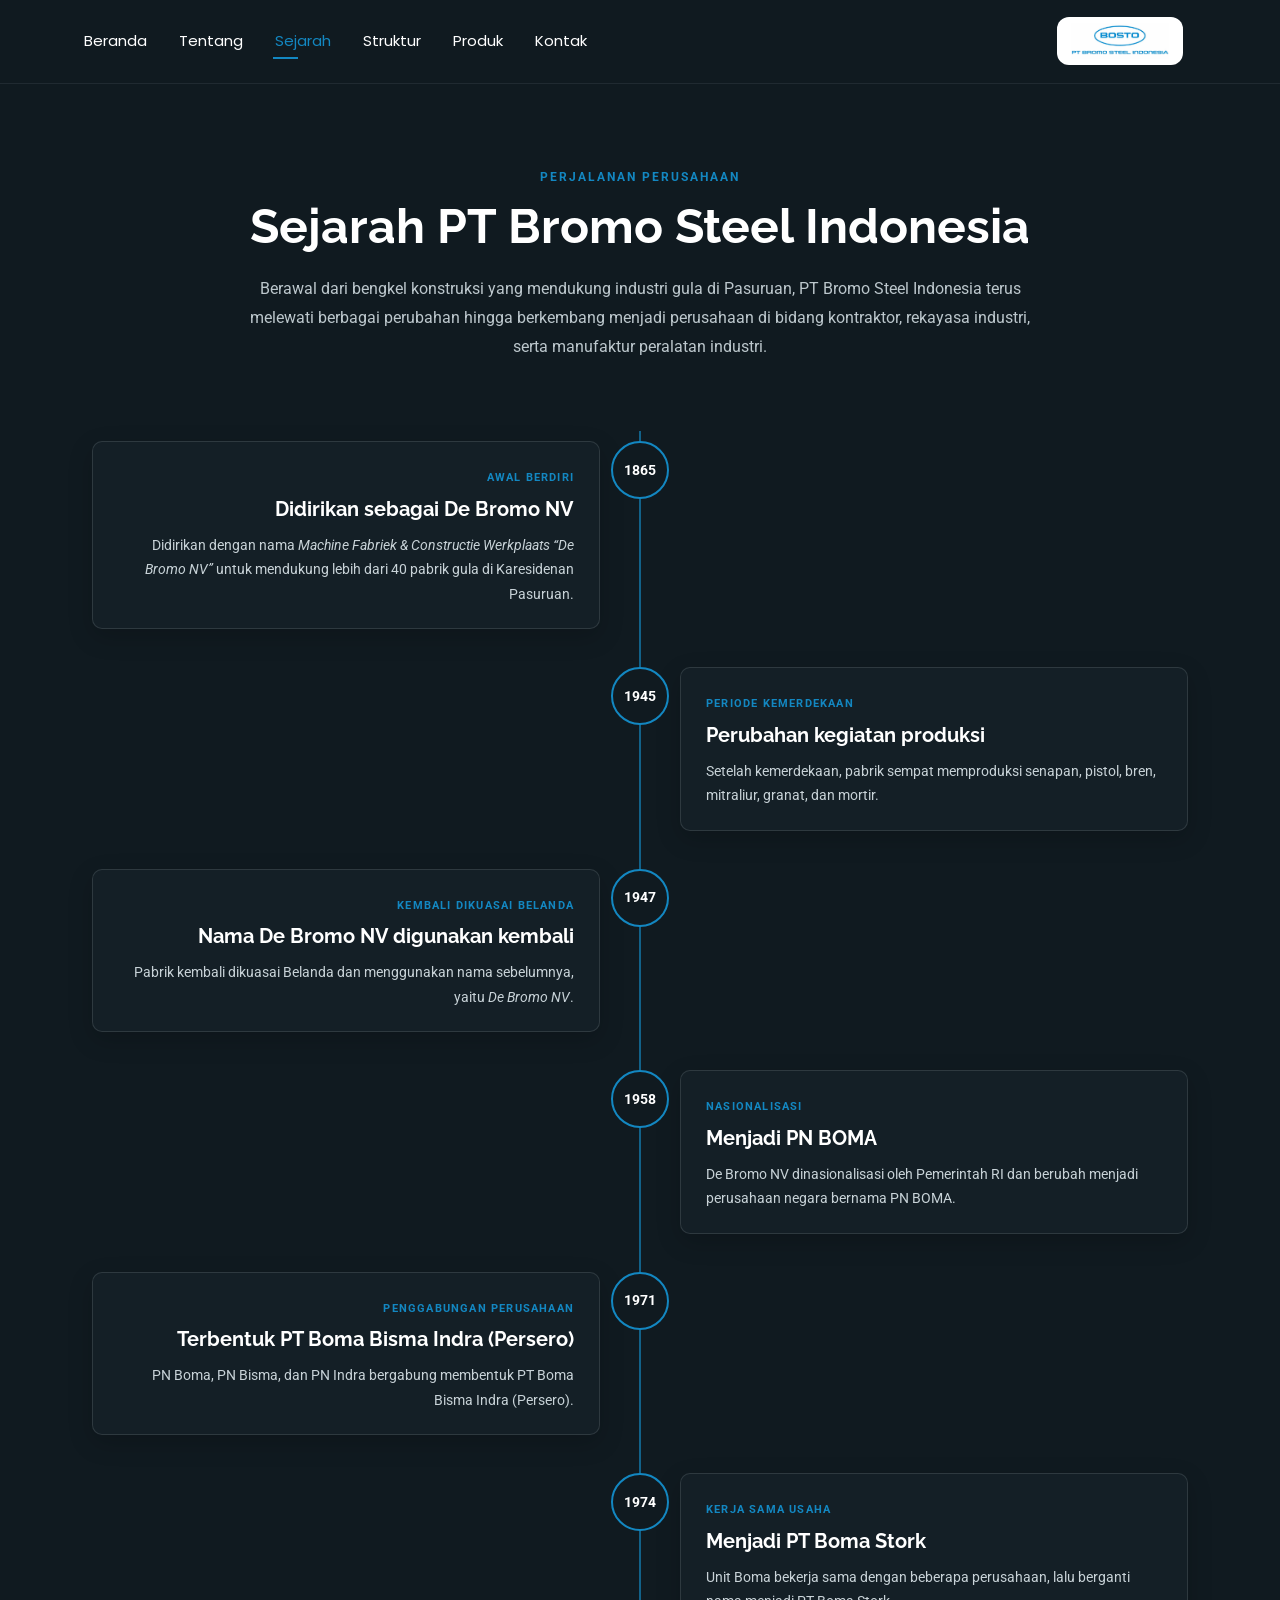
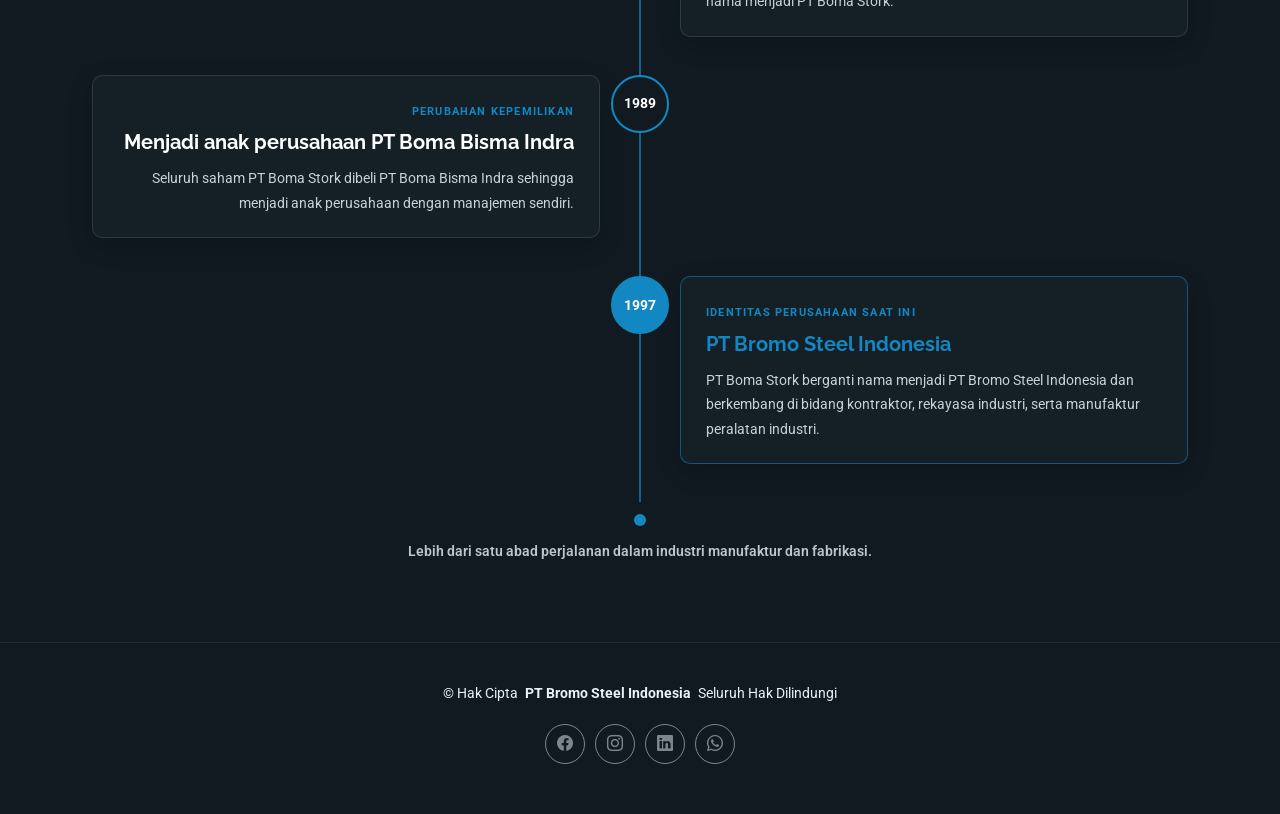
<file: resume.html>
<!DOCTYPE html>
<html lang="id">

<head>
  <meta charset="utf-8">
  <meta content="width=device-width, initial-scale=1.0" name="viewport">
  <title>PT Bromo Steel Indonesia (BOSTO)</title>
  <meta name="description" content="Sejarah dan perjalanan PT Bromo Steel Indonesia sejak 1865.">
  <meta name="keywords" content="">

  <!-- Favicons -->
  <link href="assets/img/logo1.png" rel="icon">
  <link href="assets/img/logo2.png" rel="apple-touch-icon">


  <!-- Fonts -->
  <link href="https://fonts.googleapis.com" rel="preconnect">
  <link href="https://fonts.gstatic.com" rel="preconnect" crossorigin>
  <link href="https://fonts.googleapis.com/css2?family=Roboto:ital,wght@0,100;0,300;0,400;0,500;0,700;0,900;1,100;1,300;1,400;1,500;1,700;1,900&family=Poppins:ital,wght@0,100;0,200;0,300;0,400;0,500;0,600;0,700;0,800;0,900;1,100;1,200;1,300;1,400;1,500;1,600;1,700;1,800;1,900&family=Raleway:ital,wght@0,100;0,200;0,300;0,400;0,500;0,600;0,700;0,800;0,900;1,100;1,200;1,300;1,400;1,500;1,600;1,700;1,800;1,900&display=swap" rel="stylesheet">

  <!-- Vendor CSS Files -->
  <link href="assets/vendor/bootstrap/css/bootstrap.min.css" rel="stylesheet">
  <link href="assets/vendor/bootstrap-icons/bootstrap-icons.css" rel="stylesheet">
  <link href="assets/vendor/aos/aos.css" rel="stylesheet">
  <link href="assets/vendor/swiper/swiper-bundle.min.css" rel="stylesheet">
  <link href="assets/vendor/glightbox/css/glightbox.min.css" rel="stylesheet">

  <!-- Main CSS File -->
  <link href="assets/css/main.css" rel="stylesheet">

  <!-- CSS logo header (kotak putih lengkung di pojok kanan) -->
  <style>
    #header .header-social-links {
      display: flex;
      align-items: center;
      flex-shrink: 0;
    }

    #header .header-social-links a.logo-bosto {
      display: flex;
      align-items: center;
      margin: 0;
      padding: 6px 14px;
      background: #ffffff;
      border: none;
      border-radius: 12px;
      line-height: 0;
      overflow: hidden;
      transition: transform 0.25s ease, box-shadow 0.25s ease;
    }

    #header .header-social-links a.logo-bosto:hover {
      transform: translateY(-1px);
      box-shadow: 0 6px 16px rgba(0, 0, 0, 0.35);
    }

    #header .header-social-links a.logo-bosto img {
      display: block;
      height: 36px;
      width: auto;
      max-width: none;
      max-height: none;
      border-radius: 0;
    }

    @media (max-width: 576px) {
      #header .header-social-links a.logo-bosto {
        padding: 4px 10px;
      }
      #header .header-social-links a.logo-bosto img {
        height: 28px;
      }
    }
  </style>

  <!-- =======================================================
  * Template Name: FolioOne
  * Template URL: https://bootstrapmade.com/folioone-bootstrap-portfolio-website-template/
  * Updated: Aug 23 2025 with Bootstrap v5.3.7
  * Author: BootstrapMade.com
  * License: https://bootstrapmade.com/license/
  ======================================================== -->
</head>

<body class="resume-page">

  <header id="header" class="header d-flex align-items-center light-background sticky-top">
    <div class="container position-relative d-flex align-items-center justify-content-between">

      <!-- <a href="index.html" class="logo d-flex align-items-center me-auto me-xl-0">
      <img src="assets/img/logo.webp" alt="">
      <h1 class="sitename">FolioOne</h1> 
    </a> -->

     <nav id="navmenu" class="navmenu">
        <ul>
          <li><a href="index.html" >Beranda</a></li>
          <li><a href="about.html">Tentang</a></li>
           <li><a href="resume.html"class="active">Sejarah</a></li>
          <li><a href="services.html">Struktur</a></li>
          <li><a href="portfolio.html">Produk</a></li>
          <li><a href="contact.html">Kontak</a></li>
        </ul>
        <i class="mobile-nav-toggle d-xl-none bi bi-list"></i>
      </nav>

      <!-- Logo PT BOSTO menggantikan ikon sosmed (pojok kanan) -->
      <div class="header-social-links">
        <a href="index.html" class="logo-bosto">
          <img src="assets/img/logo2.png" alt="Logo PT Bromo Steel Indonesia">
        </a>
      </div>

    </div>
  </header>

  <main class="main">

    <!-- Company History Section -->
    <section id="history" class="history-section section">
      <div class="container history-heading" data-aos="fade-up">
        <span class="history-eyebrow">PERJALANAN PERUSAHAAN</span>
        <h1>Sejarah PT Bromo Steel Indonesia</h1>
        <p>
          Berawal dari bengkel konstruksi yang mendukung industri gula di Pasuruan,
          PT Bromo Steel Indonesia terus melewati berbagai perubahan hingga berkembang
          menjadi perusahaan di bidang kontraktor, rekayasa industri, serta manufaktur peralatan industri.
        </p>
      </div>

      <div class="container history-container">
        <div class="history-timeline">

          <article class="history-event history-left" data-aos="fade-up">
            <div class="history-card">
              <span class="history-period">AWAL BERDIRI</span>
              <h2>Didirikan sebagai De Bromo NV</h2>
              <p>Didirikan dengan nama <em>Machine Fabriek &amp; Constructie Werkplaats “De Bromo NV”</em> untuk mendukung lebih dari 40 pabrik gula di Karesidenan Pasuruan.</p>
            </div>
            <div class="history-marker"><span>1865</span></div>
          </article>

          <article class="history-event history-right" data-aos="fade-up">
            <div class="history-card">
              <span class="history-period">PERIODE KEMERDEKAAN</span>
              <h2>Perubahan kegiatan produksi</h2>
              <p>Setelah kemerdekaan, pabrik sempat memproduksi senapan, pistol, bren, mitraliur, granat, dan mortir.</p>
            </div>
            <div class="history-marker"><span>1945</span></div>
          </article>

          <article class="history-event history-left" data-aos="fade-up">
            <div class="history-card">
              <span class="history-period">KEMBALI DIKUASAI BELANDA</span>
              <h2>Nama De Bromo NV digunakan kembali</h2>
              <p>Pabrik kembali dikuasai Belanda dan menggunakan nama sebelumnya, yaitu <em>De Bromo NV</em>.</p>
            </div>
            <div class="history-marker"><span>1947</span></div>
          </article>

          <article class="history-event history-right" data-aos="fade-up">
            <div class="history-card">
              <span class="history-period">NASIONALISASI</span>
              <h2>Menjadi PN BOMA</h2>
              <p>De Bromo NV dinasionalisasi oleh Pemerintah RI dan berubah menjadi perusahaan negara bernama PN BOMA.</p>
            </div>
            <div class="history-marker"><span>1958</span></div>
          </article>

          <article class="history-event history-left" data-aos="fade-up">
            <div class="history-card">
              <span class="history-period">PENGGABUNGAN PERUSAHAAN</span>
              <h2>Terbentuk PT Boma Bisma Indra (Persero)</h2>
              <p>PN Boma, PN Bisma, dan PN Indra bergabung membentuk PT Boma Bisma Indra (Persero).</p>
            </div>
            <div class="history-marker"><span>1971</span></div>
          </article>

          <article class="history-event history-right" data-aos="fade-up">
            <div class="history-card">
              <span class="history-period">KERJA SAMA USAHA</span>
              <h2>Menjadi PT Boma Stork</h2>
              <p>Unit Boma bekerja sama dengan beberapa perusahaan, lalu berganti nama menjadi PT Boma Stork.</p>
            </div>
            <div class="history-marker"><span>1974</span></div>
          </article>

          <article class="history-event history-left" data-aos="fade-up">
            <div class="history-card">
              <span class="history-period">PERUBAHAN KEPEMILIKAN</span>
              <h2>Menjadi anak perusahaan PT Boma Bisma Indra</h2>
              <p>Seluruh saham PT Boma Stork dibeli PT Boma Bisma Indra sehingga menjadi anak perusahaan dengan manajemen sendiri.</p>
            </div>
            <div class="history-marker"><span>1989</span></div>
          </article>

          <article class="history-event history-right" data-aos="fade-up">
            <div class="history-card history-card-current">
              <span class="history-period">IDENTITAS PERUSAHAAN SAAT INI</span>
              <h2>PT Bromo Steel Indonesia</h2>
              <p>PT Boma Stork berganti nama menjadi PT Bromo Steel Indonesia dan berkembang di bidang kontraktor, rekayasa industri, serta manufaktur peralatan industri.</p>
            </div>
            <div class="history-marker history-marker-current"><span>1997</span></div>
          </article>

        </div>
        <div class="history-endnote">
          <span class="history-endline"></span>
          <p>Lebih dari satu abad perjalanan dalam industri manufaktur dan fabrikasi.</p>
        </div>
      </div>
    </section><!-- /Company History Section -->

  </main>

  <footer id="footer" class="footer">

    <div class="container">
      <div class="copyright text-center ">
        <p>© <span>Hak Cipta</span> <strong class="px-1 sitename">PT Bromo Steel Indonesia</strong> <span>Seluruh Hak Dilindungi<br></span></p>
      </div>
     <div class="social-links d-flex justify-content-center">
        <a href="https://www.facebook.com/ptbosto/?locale=id_ID" target="_blank" rel="noopener"><i class="bi bi-facebook"></i></a>
        <a href="https://www.instagram.com/ptbosto/" target="_blank" rel="noopener"><i class="bi bi-instagram"></i></a>
        <a href="https://www.linkedin.com/company/pt-boma-bisma-indra/home/" target="_blank" rel="noopener"><i class="bi bi-linkedin"></i></a>
        <a href="https://wa.me/62895363487287" target="_blank" rel="noopener"><i class="bi bi-whatsapp"></i></a>
</div>

      </div>
      <div class="credits">
        <!-- All the links in the footer should remain intact. -->
        <!-- You can delete the links only if you've purchased the pro version. -->
        <!-- Licensing information: https://bootstrapmade.com/license/ -->
        <!-- Purchase the pro version with working PHP/AJAX contact form: [buy-url] -->
            </div>
  </footer>

  <!-- Scroll Top -->
  <a href="#" id="scroll-top" class="scroll-top d-flex align-items-center justify-content-center"><i class="bi bi-arrow-up-short"></i></a>

  <!-- Preloader -->
  <div id="preloader"></div>

  <!-- Vendor JS Files -->
  <script src="assets/vendor/bootstrap/js/bootstrap.bundle.min.js"></script>
  <script src="assets/vendor/php-email-form/validate.js"></script>
  <script src="assets/vendor/aos/aos.js"></script>
  <script src="assets/vendor/typed.js/typed.umd.js"></script>
  <script src="assets/vendor/waypoints/noframework.waypoints.js"></script>
  <script src="assets/vendor/purecounter/purecounter_vanilla.js"></script>
  <script src="assets/vendor/swiper/swiper-bundle.min.js"></script>
  <script src="assets/vendor/imagesloaded/imagesloaded.pkgd.min.js"></script>
  <script src="assets/vendor/isotope-layout/isotope.pkgd.min.js"></script>
  <script src="assets/vendor/glightbox/js/glightbox.min.js"></script>

  <!-- Main JS File -->
  <script src="assets/js/main.js"></script>

</body>

</html>
</file>
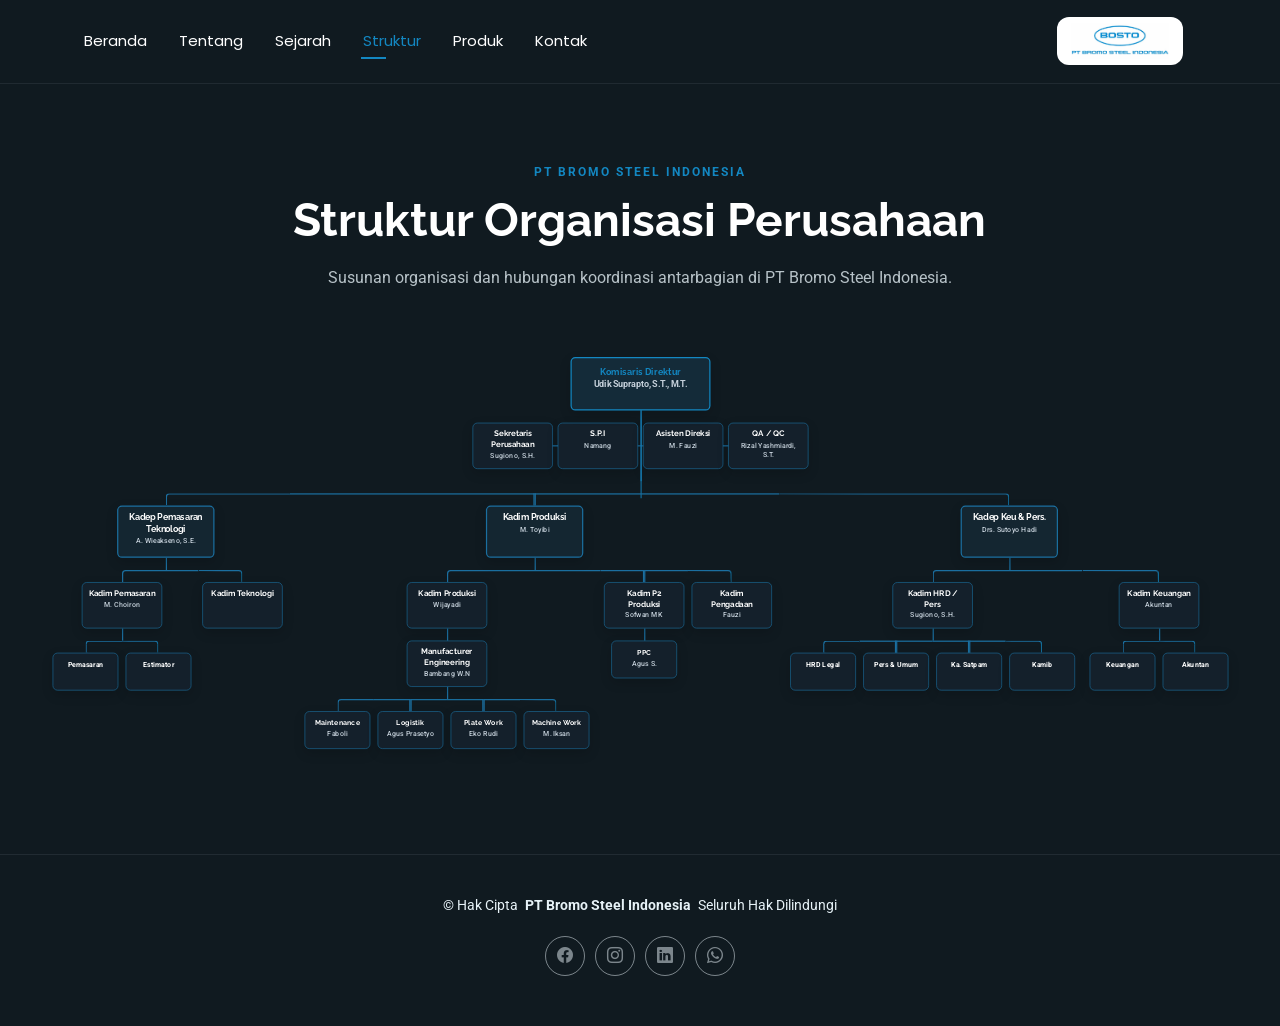
<file: services.html>
<!DOCTYPE html>
<html lang="id">

<head>
  <meta charset="utf-8">
  <meta content="width=device-width, initial-scale=1.0" name="viewport">
  <title>PT Bromo Steel Indonesia (BOSTO)</title>
  <meta name="description" content="Struktur organisasi PT Bromo Steel Indonesia.">
  <meta name="keywords" content="">

  <!-- Favicons -->
  <link href="assets/img/logo1.png" rel="icon">
  <link href="assets/img/logo2.png" rel="apple-touch-icon">

  <!-- Fonts -->
  <link href="https://fonts.googleapis.com" rel="preconnect">
  <link href="https://fonts.gstatic.com" rel="preconnect" crossorigin>
  <link href="https://fonts.googleapis.com/css2?family=Roboto:ital,wght@0,100;0,300;0,400;0,500;0,700;0,900;1,100;1,300;1,400;1,500;1,700;1,900&family=Poppins:ital,wght@0,100;0,200;0,300;0,400;0,500;0,600;0,700;0,800;0,900;1,100;1,200;1,300;1,400;1,500;1,600;1,700;1,800;1,900&family=Raleway:ital,wght@0,100;0,200;0,300;0,400;0,500;0,600;0,700;0,800;0,900;1,100;1,200;1,300;1,400;1,500;1,600;1,700;1,800;1,900&display=swap" rel="stylesheet">

  <!-- Vendor CSS Files -->
  <link href="assets/vendor/bootstrap/css/bootstrap.min.css" rel="stylesheet">
  <link href="assets/vendor/bootstrap-icons/bootstrap-icons.css" rel="stylesheet">
  <link href="assets/vendor/aos/aos.css" rel="stylesheet">
  <link href="assets/vendor/swiper/swiper-bundle.min.css" rel="stylesheet">
  <link href="assets/vendor/glightbox/css/glightbox.min.css" rel="stylesheet">

  <!-- Main CSS File -->
  <link href="assets/css/main.css" rel="stylesheet">

  <!-- CSS logo header (kotak putih lengkung di pojok kanan) -->
  <style>
    #header .header-social-links {
      display: flex;
      align-items: center;
      flex-shrink: 0;
    }

    #header .header-social-links a.logo-bosto {
      display: flex;
      align-items: center;
      margin: 0;
      padding: 6px 14px;
      background: #ffffff;
      border: none;
      border-radius: 12px;
      line-height: 0;
      overflow: hidden;
      transition: transform 0.25s ease, box-shadow 0.25s ease;
    }

    #header .header-social-links a.logo-bosto:hover {
      transform: translateY(-1px);
      box-shadow: 0 6px 16px rgba(0, 0, 0, 0.35);
    }

    #header .header-social-links a.logo-bosto img {
      display: block;
      height: 36px;
      width: auto;
      max-width: none;
      max-height: none;
      border-radius: 0;
    }

    @media (max-width: 576px) {
      #header .header-social-links a.logo-bosto {
        padding: 4px 10px;
      }
      #header .header-social-links a.logo-bosto img {
        height: 28px;
      }
    }
  </style>

  <!-- =======================================================
  * Template Name: FolioOne
  * Template URL: https://bootstrapmade.com/folioone-bootstrap-portfolio-website-template/
  * Updated: Aug 23 2025 with Bootstrap v5.3.7
  * Author: BootstrapMade.com
  * License: https://bootstrapmade.com/license/
  ======================================================== -->
</head>

<body class="services-page">

  <header id="header" class="header d-flex align-items-center light-background sticky-top">
    <div class="container position-relative d-flex align-items-center justify-content-between">

      <!-- <a href="index.html" class="logo d-flex align-items-center me-auto me-xl-0">
      <img src="assets/img/logo.webp" alt="">
      <h1 class="sitename">FolioOne</h1> 
    </a> -->

      <nav id="navmenu" class="navmenu">
        <ul>
          <li><a href="index.html" >Beranda</a></li>
          <li><a href="about.html">Tentang</a></li>
          <li><a href="resume.html">Sejarah</a></li>
          <li><a href="services.html"class="active">Struktur</a></li>
          <li><a href="portfolio.html">Produk</a></li>
          <li><a href="contact.html">Kontak</a></li>
        </ul>
        <i class="mobile-nav-toggle d-xl-none bi bi-list"></i>
      </nav>

      <!-- Logo PT BOSTO menggantikan ikon sosmed (pojok kanan) -->
      <div class="header-social-links">
        <a href="index.html" class="logo-bosto">
          <img src="assets/img/logo2.png" alt="Logo PT Bromo Steel Indonesia">
        </a>
      </div>

    </div>
  </header>

  <main class="main">

 <!-- ===================================================================
     Struktur Organisasi PT Bromo Steel Indonesia
     Satu file lengkap: HTML + CSS + JavaScript.
     Bagan otomatis mengecil sesuai lebar layar, jadi tampil utuh
     tanpa terpotong dan tanpa scroll ke samping.
     =================================================================== -->

<style>
  /* ---------- Section & container ---------- */
  .organization-section .container {
    width: 96%;
    max-width: 1800px;          /* lebih lebar agar bagan tidak terlalu kecil */
    margin: 0 auto;
  }

  /* ---------- Pembungkus bagan ---------- */
  .org-chart-wrap {
    --org-line: #1b6fa0;
    --org-bg: #14202b;
    --org-bg-strong: #12283a;
    --org-text: #ffffff;
    --org-sub: #c5d0da;

    width: 100%;
    overflow: hidden;           /* tidak ada scroll samping */
    padding: 10px 0 20px;
    box-sizing: border-box;
  }

  .org-chart {
    width: max-content;         /* ukuran asli; JS yang mengecilkan */
    transform-origin: top left;
  }

  /* ---------- Daftar & garis penghubung ---------- */
  .org-chart ul {
    display: flex;
    justify-content: center;
    align-items: flex-start;
    position: relative;
    margin: 0;
    padding: 20px 0 0;
    list-style: none;
  }

  .org-chart > ul { padding-top: 0; }

  .org-chart li {
    position: relative;
    padding: 20px 6px 0;
    text-align: center;
    list-style: none;
  }

  /* garis horizontal + vertikal ke tiap anak */
  .org-chart li::before,
  .org-chart li::after {
    content: "";
    position: absolute;
    top: 0;
    right: 50%;
    width: 50%;
    height: 20px;
    border-top: 2px solid var(--org-line);
  }
  .org-chart li::after {
    right: auto;
    left: 50%;
    border-left: 2px solid var(--org-line);
  }
  .org-chart li::before { border-right: 2px solid var(--org-line); }

  .org-chart li:only-child { padding-top: 0; }
  .org-chart li:only-child::before,
  .org-chart li:only-child::after { display: none; }
  .org-chart li:first-child::before,
  .org-chart li:last-child::after { border: 0 none; }
  .org-chart li:last-child::before { border-radius: 0 6px 0 0; }
  .org-chart li:first-child::after { border-radius: 6px 0 0 0; }

  /* garis vertikal dari induk turun ke baris anak */
  .org-chart li > ul::before {
    content: "";
    position: absolute;
    top: 0;
    left: 50%;
    height: 20px;
    border-left: 2px solid var(--org-line);
  }

  /* node paling atas: tanpa konektor di atasnya */
  .org-chart > ul > li { padding-top: 0; }
  .org-chart > ul > li::before,
  .org-chart > ul > li::after { display: none; }

  /* ---------- Baris staf (Sekretaris, SPI, Asisten, QA/QC) ---------- */
  .org-chart ul.org-staff {
    width: max-content;
    margin: 0 auto;
    gap: 8px;
    padding: 20px 0 20px;
    z-index: 0;
  }
  /* garis vertikal utama (batang) di belakang baris staf */
  .org-chart ul.org-staff::before {
    content: "";
    position: absolute;
    top: 0;
    bottom: 0;
    left: 50%;
    height: auto;
    border-left: 2px solid var(--org-line);
    z-index: 0;
  }
  /* garis horizontal pengikat staf */
  .org-chart ul.org-staff::after {
    content: "";
    position: absolute;
    top: 50%;
    left: 60px;
    right: 60px;
    transform: translateY(-50%);
    border-top: 2px solid var(--org-line);
    z-index: 0;
  }
  .org-chart ul.org-staff > li {
    padding: 0;
    z-index: 1;
  }
  .org-chart ul.org-staff > li::before,
  .org-chart ul.org-staff > li::after { display: none; }

  /* ---------- Kotak jabatan ---------- */
  .org-node {
    position: relative;
    z-index: 1;
    display: inline-block;
    min-width: 108px;
    max-width: 132px;
    padding: 8px 10px;
    box-sizing: border-box;
    background: var(--org-bg);
    border: 1px solid var(--org-line);
    border-radius: 8px;
    color: var(--org-text);
    font-size: 11px;
    line-height: 1.3;
  }

  .org-node .org-position {
    display: block;
    font-weight: 700;
    margin-bottom: 2px;
    color: var(--org-text);
  }

  .org-node strong {
    display: block;
    font-weight: 500;
    color: var(--org-sub);
  }

  /* kotak yang hanya berisi nama/judul tunggal */
  .org-node > strong:only-child {
    color: var(--org-text);
    font-weight: 700;
  }

  .org-top {
    min-width: 190px;
    max-width: 230px;
    padding: 12px 16px;
    font-size: 14px;
    border-width: 2px;
    background: var(--org-bg-strong);
  }

  .org-department {
    min-width: 140px;
    max-width: 160px;
    border-width: 2px;
    background: var(--org-bg-strong);
  }

  .org-small {
    min-width: 88px;
    max-width: 108px;
    padding: 6px 8px;
    font-size: 10px;
  }

  /* ---------- HP: biarkan bisa digeser jika terlalu kecil ---------- */
  @media (max-width: 768px) {
    .org-chart-wrap { overflow-x: auto; }
  }
</style>

<!-- Struktur Organisasi PT Bromo Steel Indonesia -->
<section id="struktur" class="organization-section section">
  <div class="container">
    <div class="organization-heading" data-aos="fade-up">
      <span class="organization-eyebrow">PT Bromo Steel Indonesia</span>
      <h1>Struktur Organisasi Perusahaan</h1>
      <p>Susunan organisasi dan hubungan koordinasi antarbagian di PT Bromo Steel Indonesia.</p>
    </div>

    <div class="org-chart-wrap" data-aos="fade-up" data-aos-delay="100">
      <div class="org-chart">
        <ul>
          <li>
            <div class="org-node org-top">
              <span class="org-position">Komisaris Direktur</span>
              <strong>Udik Suprapto, S.T., M.T.</strong>
            </div>

            <!-- Staf direksi -->
            <ul class="org-staff">
              <li>
                <div class="org-node">
                  <span class="org-position">Sekretaris Perusahaan</span>
                  <strong>Sugiono, S.H.</strong>
                </div>
              </li>
              <li>
                <div class="org-node">
                  <span class="org-position">S.P.I</span>
                  <strong>Namang</strong>
                </div>
              </li>
              <li>
                <div class="org-node">
                  <span class="org-position">Asisten Direksi</span>
                  <strong>M. Fauzi</strong>
                </div>
              </li>
              <li>
                <div class="org-node">
                  <span class="org-position">QA / QC</span>
                  <strong>Rizal Yashmiardi, S.T.</strong>
                </div>
              </li>
            </ul>

            <!-- Departemen -->
            <ul class="org-departments">
              <!-- Pemasaran & Teknologi -->
              <li>
                <div class="org-node org-department">
                  <span class="org-position">Kadep Pemasaran Teknologi</span>
                  <strong>A. Wieakseno, S.E.</strong>
                </div>
                <ul>
                  <li>
                    <div class="org-node">
                      <span class="org-position">Kadim Pemasaran</span>
                      <strong>M. Choiron</strong>
                    </div>
                    <ul>
                      <li><div class="org-node org-small"><strong>Pemasaran</strong></div></li>
                      <li><div class="org-node org-small"><strong>Estimator</strong></div></li>
                    </ul>
                  </li>
                  <li>
                    <div class="org-node">
                      <span class="org-position">Kadim Teknologi</span>
                    </div>
                  </li>
                </ul>
              </li>

              <!-- Produksi -->
              <li>
                <div class="org-node org-department">
                  <span class="org-position">Kadim Produksi</span>
                  <strong>M. Toyibi</strong>
                </div>
                <ul>
                  <li>
                    <div class="org-node">
                      <span class="org-position">Kadim Produksi</span>
                      <strong>Wijayadi</strong>
                    </div>
                    <ul>
                      <li>
                        <div class="org-node">
                          <span class="org-position">Manufacturer Engineering</span>
                          <strong>Bambang W.N</strong>
                        </div>
                        <ul>
                          <li><div class="org-node org-small"><span class="org-position">Maintenance</span><strong>Faboli</strong></div></li>
                          <li><div class="org-node org-small"><span class="org-position">Logistik</span><strong>Agus Prasetyo</strong></div></li>
                          <li><div class="org-node org-small"><span class="org-position">Plate Work</span><strong>Eko Rudi</strong></div></li>
                          <li><div class="org-node org-small"><span class="org-position">Machine Work</span><strong>M. Iksan</strong></div></li>
                        </ul>
                      </li>
                    </ul>
                  </li>
                  <li>
                    <div class="org-node">
                      <span class="org-position">Kadim P2 Produksi</span>
                      <strong>Sofwan MK</strong>
                    </div>
                    <ul>
                      <li><div class="org-node org-small"><span class="org-position">PPC</span><strong>Agus S.</strong></div></li>
                    </ul>
                  </li>
                  <li>
                    <div class="org-node">
                      <span class="org-position">Kadim Pengadaan</span>
                      <strong>Fauzi</strong>
                    </div>
                  </li>
                </ul>
              </li>

              <!-- Keuangan & Personalia -->
              <li>
                <div class="org-node org-department">
                  <span class="org-position">Kadep Keu &amp; Pers.</span>
                  <strong>Drs. Sutoyo Hadi</strong>
                </div>
                <ul>
                  <li>
                    <div class="org-node">
                      <span class="org-position">Kadim HRD / Pers</span>
                      <strong>Sugiono, S.H.</strong>
                    </div>
                    <ul>
                      <li><div class="org-node org-small"><strong>HRD Legal</strong></div></li>
                      <li><div class="org-node org-small"><strong>Pers &amp; Umum</strong></div></li>
                      <li><div class="org-node org-small"><strong>Ka. Satpam</strong></div></li>
                      <li><div class="org-node org-small"><strong>Kamib</strong></div></li>
                    </ul>
                  </li>
                  <li>
                    <div class="org-node">
                      <span class="org-position">Kadim Keuangan</span>
                      <strong>Akuntan</strong>
                    </div>
                    <ul>
                      <li><div class="org-node org-small"><strong>Keuangan</strong></div></li>
                      <li><div class="org-node org-small"><strong>Akuntan</strong></div></li>
                    </ul>
                  </li>
                </ul>
              </li>
            </ul>
          </li>
        </ul>
      </div><!-- /.org-chart -->
    </div><!-- /.org-chart-wrap -->
  </div><!-- /.container -->
</section>
<!-- End Struktur Organisasi -->

<script>
  /* Kecilkan bagan otomatis agar muat lebar layar */
  (function () {
    function fitOrgChart() {
      var wrap = document.querySelector('.org-chart-wrap');
      var chart = document.querySelector('.org-chart');
      if (!wrap || !chart) return;

      var isMobile = window.matchMedia('(max-width: 768px)').matches;

      /* reset dulu untuk mengukur ukuran asli */
      chart.style.transform = 'none';
      chart.style.marginLeft = '0';
      wrap.style.height = 'auto';

      if (isMobile) return;   /* di HP: biarkan scroll samping */

      var w = chart.offsetWidth;
      var h = chart.offsetHeight;
      var maxW = wrap.clientWidth;

      var scale = Math.min(1, maxW / w);

      chart.style.transform = 'scale(' + scale + ')';
      chart.style.marginLeft = Math.max(0, (maxW - w * scale) / 2) + 'px';
      wrap.style.height = (h * scale + 30) + 'px';
    }

    window.addEventListener('load', fitOrgChart);
    window.addEventListener('resize', fitOrgChart);
    if (document.fonts && document.fonts.ready) {
      document.fonts.ready.then(fitOrgChart);
    }
    fitOrgChart();
  })();
</script>

    
  </main>

  <footer id="footer" class="footer">

    <div class="container">
      <div class="copyright text-center ">
        <p>© <span>Hak Cipta</span> <strong class="px-1 sitename">PT Bromo Steel Indonesia</strong> <span>Seluruh Hak Dilindungi<br></span></p>
      </div>
     <div class="social-links d-flex justify-content-center">
        <a href="https://www.facebook.com/ptbosto/?locale=id_ID" target="_blank" rel="noopener"><i class="bi bi-facebook"></i></a>
        <a href="https://www.instagram.com/ptbosto/" target="_blank" rel="noopener"><i class="bi bi-instagram"></i></a>
        <a href="https://www.linkedin.com/company/pt-boma-bisma-indra/home/" target="_blank" rel="noopener"><i class="bi bi-linkedin"></i></a>
        <a href="https://wa.me/62895363487287" target="_blank" rel="noopener"><i class="bi bi-whatsapp"></i></a>
</div>

      </div>
      <div class="credits">
        <!-- All the links in the footer should remain intact. -->
        <!-- You can delete the links only if you've purchased the pro version. -->
        <!-- Licensing information: https://bootstrapmade.com/license/ -->
        <!-- Purchase the pro version with working PHP/AJAX contact form: [buy-url] -->
            </div>
  </footer>

  <!-- Scroll Top -->
  <a href="#" id="scroll-top" class="scroll-top d-flex align-items-center justify-content-center"><i class="bi bi-arrow-up-short"></i></a>

  <!-- Preloader -->
  <div id="preloader"></div>

  <!-- Vendor JS Files -->
  <script src="assets/vendor/bootstrap/js/bootstrap.bundle.min.js"></script>
  <script src="assets/vendor/php-email-form/validate.js"></script>
  <script src="assets/vendor/aos/aos.js"></script>
  <script src="assets/vendor/typed.js/typed.umd.js"></script>
  <script src="assets/vendor/waypoints/noframework.waypoints.js"></script>
  <script src="assets/vendor/purecounter/purecounter_vanilla.js"></script>
  <script src="assets/vendor/swiper/swiper-bundle.min.js"></script>
  <script src="assets/vendor/imagesloaded/imagesloaded.pkgd.min.js"></script>
  <script src="assets/vendor/isotope-layout/isotope.pkgd.min.js"></script>
  <script src="assets/vendor/glightbox/js/glightbox.min.js"></script>

  <!-- Main JS File -->
  <script src="assets/js/main.js"></script>

</body>

</html>
</file>
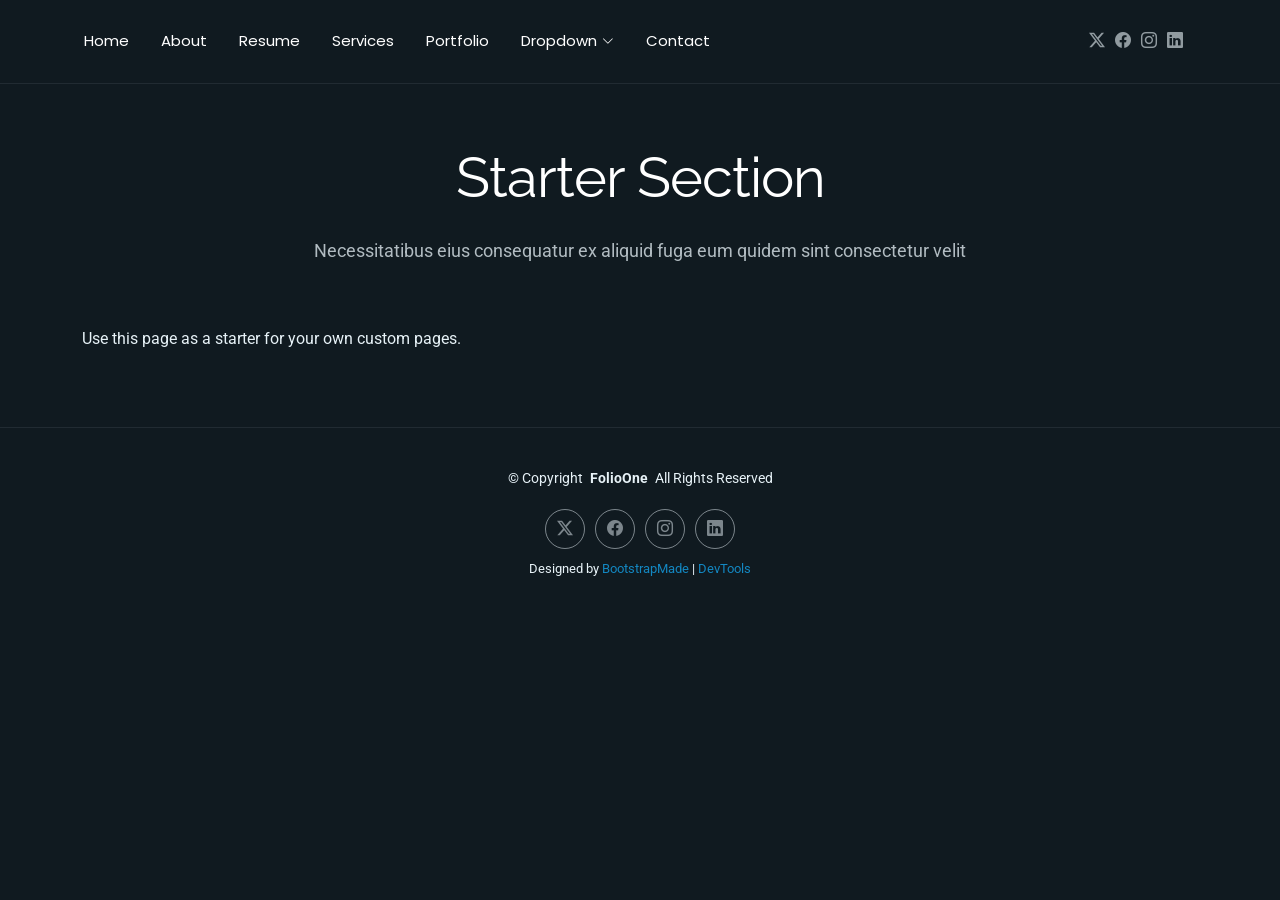
<file: starter-page.html>
<!DOCTYPE html>
<html lang="en">

<head>
  <meta charset="utf-8">
  <meta content="width=device-width, initial-scale=1.0" name="viewport">
  <title>Starter Page - FolioOne Bootstrap Template</title>
  <meta name="description" content="">
  <meta name="keywords" content="">

  <!-- Favicons -->
  <link href="assets/img/favicon.png" rel="icon">
  <link href="assets/img/apple-touch-icon.png" rel="apple-touch-icon">

  <!-- Fonts -->
  <link href="https://fonts.googleapis.com" rel="preconnect">
  <link href="https://fonts.gstatic.com" rel="preconnect" crossorigin>
  <link href="https://fonts.googleapis.com/css2?family=Roboto:ital,wght@0,100;0,300;0,400;0,500;0,700;0,900;1,100;1,300;1,400;1,500;1,700;1,900&family=Poppins:ital,wght@0,100;0,200;0,300;0,400;0,500;0,600;0,700;0,800;0,900;1,100;1,200;1,300;1,400;1,500;1,600;1,700;1,800;1,900&family=Raleway:ital,wght@0,100;0,200;0,300;0,400;0,500;0,600;0,700;0,800;0,900;1,100;1,200;1,300;1,400;1,500;1,600;1,700;1,800;1,900&display=swap" rel="stylesheet">

  <!-- Vendor CSS Files -->
  <link href="assets/vendor/bootstrap/css/bootstrap.min.css" rel="stylesheet">
  <link href="assets/vendor/bootstrap-icons/bootstrap-icons.css" rel="stylesheet">
  <link href="assets/vendor/aos/aos.css" rel="stylesheet">
  <link href="assets/vendor/swiper/swiper-bundle.min.css" rel="stylesheet">
  <link href="assets/vendor/glightbox/css/glightbox.min.css" rel="stylesheet">

  <!-- Main CSS File -->
  <link href="assets/css/main.css" rel="stylesheet">

  <!-- =======================================================
  * Template Name: FolioOne
  * Template URL: https://bootstrapmade.com/folioone-bootstrap-portfolio-website-template/
  * Updated: Aug 23 2025 with Bootstrap v5.3.7
  * Author: BootstrapMade.com
  * License: https://bootstrapmade.com/license/
  ======================================================== -->
</head>

<body class="starter-page-page">

  <header id="header" class="header d-flex align-items-center light-background sticky-top">
    <div class="container position-relative d-flex align-items-center justify-content-between">

      <!-- <a href="index.html" class="logo d-flex align-items-center me-auto me-xl-0">
      <img src="assets/img/logo.webp" alt="">
      <h1 class="sitename">FolioOne</h1> 
    </a> -->

      <nav id="navmenu" class="navmenu">
        <ul>
          <li><a href="index.html">Home</a></li>
          <li><a href="about.html">About</a></li>
          <li><a href="resume.html">Resume</a></li>
          <li><a href="services.html">Services</a></li>
          <li><a href="portfolio.html">Portfolio</a></li>
          <li class="dropdown"><a href="#"><span>Dropdown</span> <i class="bi bi-chevron-down toggle-dropdown"></i></a>
            <ul>
              <li><a href="#">Dropdown 1</a></li>
              <li class="dropdown"><a href="#"><span>Deep Dropdown</span> <i class="bi bi-chevron-down toggle-dropdown"></i></a>
                <ul>
                  <li><a href="#">Deep Dropdown 1</a></li>
                  <li><a href="#">Deep Dropdown 2</a></li>
                  <li><a href="#">Deep Dropdown 3</a></li>
                  <li><a href="#">Deep Dropdown 4</a></li>
                  <li><a href="#">Deep Dropdown 5</a></li>
                </ul>
              </li>
              <li><a href="#">Dropdown 2</a></li>
              <li><a href="#">Dropdown 3</a></li>
              <li><a href="#">Dropdown 4</a></li>
            </ul>
          </li>
          <li><a href="contact.html">Contact</a></li>
        </ul>
        <i class="mobile-nav-toggle d-xl-none bi bi-list"></i>
      </nav>

      <div class="header-social-links">
        <a href="#" class="twitter"><i class="bi bi-twitter-x"></i></a>
        <a href="#" class="facebook"><i class="bi bi-facebook"></i></a>
        <a href="#" class="instagram"><i class="bi bi-instagram"></i></a>
        <a href="#" class="linkedin"><i class="bi bi-linkedin"></i></a>
      </div>

    </div>
  </header>

  <main class="main">

    <!-- Starter Section Section -->
    <section id="starter-section" class="starter-section section">

      <!-- Section Title -->
      <div class="container section-title" data-aos="fade-up">
        <h2>Starter Section</h2>
        <p>Necessitatibus eius consequatur ex aliquid fuga eum quidem sint consectetur velit</p>
      </div><!-- End Section Title -->

      <div class="container" data-aos="fade-up">
        <p>Use this page as a starter for your own custom pages.</p>
      </div>

    </section><!-- /Starter Section Section -->

  </main>

  <footer id="footer" class="footer">

    <div class="container">
      <div class="copyright text-center ">
        <p>© <span>Copyright</span> <strong class="px-1 sitename">FolioOne</strong> <span>All Rights Reserved<br></span></p>
      </div>
      <div class="social-links d-flex justify-content-center">
        <a href=""><i class="bi bi-twitter-x"></i></a>
        <a href=""><i class="bi bi-facebook"></i></a>
        <a href=""><i class="bi bi-instagram"></i></a>
        <a href=""><i class="bi bi-linkedin"></i></a>
      </div>
      <div class="credits">
        <!-- All the links in the footer should remain intact. -->
        <!-- You can delete the links only if you've purchased the pro version. -->
        <!-- Licensing information: https://bootstrapmade.com/license/ -->
        <!-- Purchase the pro version with working PHP/AJAX contact form: [buy-url] -->
        Designed by <a href="https://bootstrapmade.com/">BootstrapMade</a> | <a href="https://bootstrapmade.com/tools/">DevTools</a>
      </div>
    </div>

  </footer>

  <!-- Scroll Top -->
  <a href="#" id="scroll-top" class="scroll-top d-flex align-items-center justify-content-center"><i class="bi bi-arrow-up-short"></i></a>

  <!-- Preloader -->
  <div id="preloader"></div>

  <!-- Vendor JS Files -->
  <script src="assets/vendor/bootstrap/js/bootstrap.bundle.min.js"></script>
  <script src="assets/vendor/php-email-form/validate.js"></script>
  <script src="assets/vendor/aos/aos.js"></script>
  <script src="assets/vendor/typed.js/typed.umd.js"></script>
  <script src="assets/vendor/waypoints/noframework.waypoints.js"></script>
  <script src="assets/vendor/purecounter/purecounter_vanilla.js"></script>
  <script src="assets/vendor/swiper/swiper-bundle.min.js"></script>
  <script src="assets/vendor/imagesloaded/imagesloaded.pkgd.min.js"></script>
  <script src="assets/vendor/isotope-layout/isotope.pkgd.min.js"></script>
  <script src="assets/vendor/glightbox/js/glightbox.min.js"></script>

  <!-- Main JS File -->
  <script src="assets/js/main.js"></script>

</body>

</html>
</file>
<file: assets/css/main.css>
/**
* Template Name: FolioOne
* Template URL: https://bootstrapmade.com/folioone-bootstrap-portfolio-website-template/
* Updated: Aug 23 2025 with Bootstrap v5.3.7
* Author: BootstrapMade.com
* License: https://bootstrapmade.com/license/
*/

/*--------------------------------------------------------------
# Font & Color Variables
# Help: https://bootstrapmade.com/color-system/
--------------------------------------------------------------*/
/* Fonts */
:root {
  --default-font: "Roboto",  system-ui, -apple-system, "Segoe UI", Roboto, "Helvetica Neue", Arial, "Noto Sans", "Liberation Sans", sans-serif, "Apple Color Emoji", "Segoe UI Emoji", "Segoe UI Symbol", "Noto Color Emoji";
  --heading-font: "Raleway",  sans-serif;
  --nav-font: "Poppins",  sans-serif;
}

/* Global Colors - The following color variables are used throughout the website. Updating them here will change the color scheme of the entire website */
:root { 
  --background-color: #101a20; /* Background color for the entire website, including individual sections */
  --default-color: #e7f2f7; /* Default color used for the majority of the text content across the entire website */
  --heading-color: #ffffff; /* Color for headings, subheadings and title throughout the website */
  --accent-color: #1387c1; /* Accent color that represents your brand on the website. It's used for buttons, links, and other elements that need to stand out */
  --surface-color: #141f26; /* The surface color is used as a background of boxed elements within sections, such as cards, icon boxes, or other elements that require a visual separation from the global background. */
  --contrast-color: #ffffff; /* Contrast color for text, ensuring readability against backgrounds of accent, heading, or default colors. */
}

/* Nav Menu Colors - The following color variables are used specifically for the navigation menu. They are separate from the global colors to allow for more customization options */
:root {
  --nav-color: #ffffff;  /* The default color of the main navmenu links */
  --nav-hover-color: #1387c1; /* Applied to main navmenu links when they are hovered over or active */
  --nav-mobile-background-color: #213642; /* Used as the background color for mobile navigation menu */
  --nav-dropdown-background-color: #051117; /* Used as the background color for dropdown items that appear when hovering over primary navigation items */
  --nav-dropdown-color: #e7f2f7; /* Used for navigation links of the dropdown items in the navigation menu. */
  --nav-dropdown-hover-color: #1387c1; /* Similar to --nav-hover-color, this color is applied to dropdown navigation links when they are hovered over. */
}

/* Color Presets - These classes override global colors when applied to any section or element, providing reuse of the sam color scheme. */

.light-background {
  --background-color: #142027;
  --surface-color: #325264;
}

.dark-background {
  --background-color: #0b1419;
  --default-color: #ffffff;
  --heading-color: #ffffff;
  --surface-color: #252525;
  --contrast-color: #ffffff;
}

/* Smooth scroll */
:root {
  scroll-behavior: smooth;
}

/*--------------------------------------------------------------
# General Styling & Shared Classes
--------------------------------------------------------------*/
body {
  color: var(--default-color);
  background-color: var(--background-color);
  font-family: var(--default-font);
}

a {
  color: var(--accent-color);
  text-decoration: none;
  transition: 0.3s;
}

a:hover {
  color: color-mix(in srgb, var(--accent-color), transparent 25%);
  text-decoration: none;
}

h1,
h2,
h3,
h4,
h5,
h6 {
  color: var(--heading-color);
  font-family: var(--heading-font);
}

/* PHP Email Form Messages
------------------------------*/
.php-email-form .error-message {
  display: none;
  background: #df1529;
  color: #ffffff;
  text-align: left;
  padding: 15px;
  margin-bottom: 24px;
  font-weight: 600;
}

.php-email-form .sent-message {
  display: none;
  color: #ffffff;
  background: #059652;
  text-align: center;
  padding: 15px;
  margin-bottom: 24px;
  font-weight: 600;
}

.php-email-form .loading {
  display: none;
  background: var(--surface-color);
  text-align: center;
  padding: 15px;
  margin-bottom: 24px;
}

.php-email-form .loading:before {
  content: "";
  display: inline-block;
  border-radius: 50%;
  width: 24px;
  height: 24px;
  margin: 0 10px -6px 0;
  border: 3px solid var(--accent-color);
  border-top-color: var(--surface-color);
  animation: php-email-form-loading 1s linear infinite;
}

@keyframes php-email-form-loading {
  0% {
    transform: rotate(0deg);
  }

  100% {
    transform: rotate(360deg);
  }
}

/*--------------------------------------------------------------
# Global Header
--------------------------------------------------------------*/
.header {
  --background-color: rgba(255, 255, 255, 0);
  color: var(--default-color);
  background-color: var(--background-color);
  padding: 15px 0;
  transition: all 0.5s;
  z-index: 997;
  border-bottom: 1px solid color-mix(in srgb, var(--default-color), transparent 92%);
}

.header .logo {
  line-height: 1;
}

.header .logo img {
  max-height: 36px;
  margin-right: 8px;
}

.header .logo h1 {
  font-size: 32px;
  margin: 0;
  font-weight: 400;
  color: var(--heading-color);
}

.header .header-social-links {
  padding-right: 15px;
}

.header .header-social-links a {
  color: color-mix(in srgb, var(--default-color), transparent 40%);
  padding-left: 6px;
  display: inline-block;
  transition: 0.3s;
  font-size: 16px;
}

.header .header-social-links a:hover {
  color: var(--default-color);
}

.header .header-social-links a i {
  line-height: 0px;
}

@media (max-width: 1200px) {
  .header .logo {
    order: 1;
  }

  .header .header-social-links {
    order: 2;
  }

  .header .navmenu {
    order: 3;
  }
}

/* Global Header on Scroll
------------------------------*/
.scrolled .header {
  --background-color: rgba(16, 26, 32, 0.9);
}

/*--------------------------------------------------------------
# Navigation Menu
--------------------------------------------------------------*/
/* Desktop Navigation */
@media (min-width: 1200px) {
  .navmenu {
    padding: 0;
  }

  .navmenu ul {
    margin: 0;
    padding: 0;
    display: flex;
    list-style: none;
    align-items: center;
  }

  .navmenu li {
    position: relative;
  }

  .navmenu>ul>li {
    white-space: nowrap;
    padding: 15px 28px 15px 0;
  }

  .navmenu>ul>li:last-child {
    padding-right: 0;
  }

  .navmenu a,
  .navmenu a:focus {
    color: var(--nav-color);
    font-size: 15px;
    padding: 0 2px;
    font-family: var(--nav-font);
    font-weight: 400;
    display: flex;
    align-items: center;
    justify-content: space-between;
    white-space: nowrap;
    transition: 0.3s;
    position: relative;
  }

  .navmenu a i,
  .navmenu a:focus i {
    font-size: 12px;
    line-height: 0;
    margin-left: 5px;
    transition: 0.3s;
  }

  .navmenu>ul>li>a:before {
    content: "";
    position: absolute;
    height: 2px;
    bottom: -6px;
    left: 0;
    background-color: var(--nav-hover-color);
    visibility: hidden;
    width: 0px;
    transition: all 0.3s ease-in-out 0s;
  }

  .navmenu a:hover:before,
  .navmenu li:hover>a:before,
  .navmenu .active:before {
    visibility: visible;
    width: 25px;
  }

  .navmenu li:hover>a,
  .navmenu .active,
  .navmenu .active:focus {
    color: var(--nav-hover-color);
  }

  .navmenu .dropdown ul {
    margin: 0;
    padding: 10px 0;
    background: var(--nav-dropdown-background-color);
    display: block;
    position: absolute;
    visibility: hidden;
    left: -5px;
    top: 130%;
    opacity: 0;
    transition: 0.3s;
    border-radius: 4px;
    z-index: 99;
    box-shadow: 0px 0px 30px rgba(0, 0, 0, 0.1);
  }

  .navmenu .dropdown ul li {
    min-width: 200px;
  }

  .navmenu .dropdown ul a {
    padding: 10px 20px;
    font-size: 15px;
    text-transform: none;
    color: var(--nav-dropdown-color);
  }

  .navmenu .dropdown ul a i {
    font-size: 12px;
  }

  .navmenu .dropdown ul a:hover,
  .navmenu .dropdown ul .active:hover,
  .navmenu .dropdown ul li:hover>a {
    color: var(--nav-dropdown-hover-color);
  }

  .navmenu .dropdown:hover>ul {
    opacity: 1;
    top: 100%;
    visibility: visible;
  }

  .navmenu .dropdown .dropdown ul {
    top: 0;
    left: -90%;
    visibility: hidden;
  }

  .navmenu .dropdown .dropdown:hover>ul {
    opacity: 1;
    top: 0;
    left: -100%;
    visibility: visible;
  }
}

/* Mobile Navigation */
@media (max-width: 1199px) {
  .mobile-nav-toggle {
    color: var(--nav-color);
    font-size: 28px;
    line-height: 0;
    margin-right: 10px;
    cursor: pointer;
    transition: color 0.3s;
  }

  .navmenu {
    padding: 0;
    z-index: 9997;
  }

  .navmenu ul {
    display: none;
    list-style: none;
    position: absolute;
    inset: 60px 20px 20px 20px;
    padding: 10px 0;
    margin: 0;
    border-radius: 6px;
    background-color: var(--nav-mobile-background-color);
    border: 1px solid color-mix(in srgb, var(--default-color), transparent 90%);
    box-shadow: none;
    overflow-y: auto;
    transition: 0.3s;
    z-index: 9998;
  }

  .navmenu a,
  .navmenu a:focus {
    color: var(--nav-dropdown-color);
    padding: 10px 20px;
    font-family: var(--nav-font);
    font-size: 17px;
    font-weight: 500;
    display: flex;
    align-items: center;
    justify-content: space-between;
    white-space: nowrap;
    transition: 0.3s;
  }

  .navmenu a i,
  .navmenu a:focus i {
    font-size: 12px;
    line-height: 0;
    margin-left: 5px;
    width: 30px;
    height: 30px;
    display: flex;
    align-items: center;
    justify-content: center;
    border-radius: 50%;
    transition: 0.3s;
    background-color: color-mix(in srgb, var(--accent-color), transparent 90%);
  }

  .navmenu a i:hover,
  .navmenu a:focus i:hover {
    background-color: var(--accent-color);
    color: var(--contrast-color);
  }

  .navmenu a:hover,
  .navmenu .active,
  .navmenu .active:focus {
    color: var(--nav-dropdown-hover-color);
  }

  .navmenu .active i,
  .navmenu .active:focus i {
    background-color: var(--accent-color);
    color: var(--contrast-color);
    transform: rotate(180deg);
  }

  .navmenu .dropdown ul {
    position: static;
    display: none;
    z-index: 99;
    padding: 10px 0;
    margin: 10px 20px;
    background-color: var(--nav-dropdown-background-color);
    transition: all 0.5s ease-in-out;
  }

  .navmenu .dropdown ul ul {
    background-color: rgba(33, 37, 41, 0.1);
  }

  .navmenu .dropdown>.dropdown-active {
    display: block;
    background-color: rgba(33, 37, 41, 0.03);
  }

  .mobile-nav-active {
    overflow: hidden;
  }

  .mobile-nav-active .mobile-nav-toggle {
    color: #fff;
    position: absolute;
    font-size: 32px;
    top: 15px;
    right: 15px;
    margin-right: 0;
    z-index: 9999;
  }

  .mobile-nav-active .navmenu {
    position: fixed;
    overflow: hidden;
    inset: 0;
    background: rgba(33, 37, 41, 0.8);
    transition: 0.3s;
  }

  .mobile-nav-active .navmenu>ul {
    display: block;
  }
}

/*--------------------------------------------------------------
# Global Footer
--------------------------------------------------------------*/
.footer {
  color: var(--default-color);
  background-color: var(--background-color);
  font-size: 14px;
  padding: 40px 0;
  position: relative;
  border-top: 1px solid color-mix(in srgb, var(--default-color), transparent 92%);
}

.footer .copyright p {
  margin-bottom: 0;
}

.footer .social-links {
  margin-top: 20px;
}

.footer .social-links a {
  display: flex;
  align-items: center;
  justify-content: center;
  width: 40px;
  height: 40px;
  border-radius: 50%;
  border: 1px solid color-mix(in srgb, var(--default-color), transparent 50%);
  font-size: 16px;
  color: color-mix(in srgb, var(--default-color), transparent 50%);
  margin: 0 5px;
  transition: 0.3s;
}

.footer .social-links a:hover {
  color: var(--accent-color);
  border-color: var(--accent-color);
}

.footer .credits {
  margin-top: 10px;
  font-size: 13px;
  text-align: center;
}

/*--------------------------------------------------------------
# Preloader
--------------------------------------------------------------*/
#preloader {
  position: fixed;
  inset: 0;
  z-index: 9999;
  overflow: hidden;
  background-color: var(--background-color);
  transition: all 0.6s ease-out;
  width: 100%;
  height: 100vh;
}

#preloader:before,
#preloader:after {
  content: "";
  position: absolute;
  border: 4px solid var(--accent-color);
  border-radius: 50%;
  animation: animate-preloader 2s cubic-bezier(0, 0.2, 0.8, 1) infinite;
}

#preloader:after {
  animation-delay: -0.5s;
}

@keyframes animate-preloader {
  0% {
    width: 10px;
    height: 10px;
    top: calc(50% - 5px);
    left: calc(50% - 5px);
    opacity: 1;
  }

  100% {
    width: 72px;
    height: 72px;
    top: calc(50% - 36px);
    left: calc(50% - 36px);
    opacity: 0;
  }
}

/*--------------------------------------------------------------
# Scroll Top Button
--------------------------------------------------------------*/
.scroll-top {
  position: fixed;
  visibility: hidden;
  opacity: 0;
  right: 15px;
  bottom: -15px;
  z-index: 99999;
  background-color: var(--accent-color);
  width: 44px;
  height: 44px;
  border-radius: 50px;
  transition: all 0.4s;
}

.scroll-top i {
  font-size: 24px;
  color: var(--contrast-color);
  line-height: 0;
}

.scroll-top:hover {
  background-color: color-mix(in srgb, var(--accent-color), transparent 20%);
  color: var(--contrast-color);
}

.scroll-top.active {
  visibility: visible;
  opacity: 1;
  bottom: 15px;
}

/*--------------------------------------------------------------
# Disable aos animation delay on mobile devices
--------------------------------------------------------------*/
@media screen and (max-width: 768px) {
  [data-aos-delay] {
    transition-delay: 0 !important;
  }
}

/*--------------------------------------------------------------
# Global Page Titles & Breadcrumbs
--------------------------------------------------------------*/
.page-title {
  color: var(--default-color);
  background-color: var(--background-color);
  position: relative;
}

.page-title .heading {
  padding: 80px 0;
  border-top: 1px solid color-mix(in srgb, var(--default-color), transparent 90%);
}

.page-title .heading h1 {
  font-size: 38px;
  font-weight: 700;
}

.page-title nav {
  background-color: color-mix(in srgb, var(--default-color), transparent 96%);
  padding: 20px 0;
}

.page-title nav ol {
  display: flex;
  flex-wrap: wrap;
  list-style: none;
  padding: 0;
  margin: 0;
  font-size: 16px;
  font-weight: 400;
}

.page-title nav ol li+li {
  padding-left: 10px;
}

.page-title nav ol li+li::before {
  content: "/";
  display: inline-block;
  padding-right: 10px;
  color: color-mix(in srgb, var(--default-color), transparent 70%);
}

/*--------------------------------------------------------------
# Global Sections
--------------------------------------------------------------*/
section,
.section {
  color: var(--default-color);
  background-color: var(--background-color);
  padding: 60px 0;
  scroll-margin-top: 100px;
  overflow: clip;
}

@media (max-width: 1199px) {

  section,
  .section {
    scroll-margin-top: 66px;
  }
}

/*--------------------------------------------------------------
# Global Section Titles
--------------------------------------------------------------*/
.section-title {
  text-align: center;
  padding-bottom: 60px;
  position: relative;
}

.section-title h2 {
  font-size: 3.5rem;
  font-weight: 400;
  line-height: 1.2;
  color: var(--heading-color);
  margin-bottom: 1.5rem;
  letter-spacing: -1px;
}

@media (max-width: 768px) {
  .section-title h2 {
    font-size: 2.5rem;
  }
}

.section-title p {
  font-size: 1.125rem;
  line-height: 1.8;
  color: color-mix(in srgb, var(--default-color), transparent 25%);
  max-width: 900px;
  margin: 0 auto;
  text-wrap: balance;
}

/*--------------------------------------------------------------
# Hero Section
--------------------------------------------------------------*/
.hero {
  padding: 25px 0;
  min-height: calc(100vh - 90px);
  display: flex;
  align-items: center;
}

.hero .hero-content h1 {
  font-size: 3.5rem;
  font-weight: 700;
  margin-bottom: 1rem;
  line-height: 1.2;
}

.hero .hero-content h1 .highlight {
  color: var(--accent-color);
  position: relative;
}

.hero .hero-content h1 .highlight::after {
  content: "";
  position: absolute;
  bottom: 0;
  left: 0;
  width: 100%;
  height: 3px;
  background: linear-gradient(90deg, var(--accent-color), color-mix(in srgb, var(--accent-color), transparent 50%));
  border-radius: 2px;
}

@media (max-width: 768px) {
  .hero .hero-content h1 {
    font-size: 2.5rem;
  }
}

.hero .hero-content h2 {
  font-size: 1.5rem;
  font-weight: 400;
  margin-bottom: 2rem;
  color: color-mix(in srgb, var(--default-color), transparent 20%);
}

.hero .hero-content h2 .typed {
  color: var(--accent-color);
  font-weight: 600;
}

@media (max-width: 768px) {
  .hero .hero-content h2 {
    font-size: 1.25rem;
  }
}

.hero .hero-content p {
  font-size: 1.1rem;
  line-height: 1.6;
  margin-bottom: 1.5rem;
  color: color-mix(in srgb, var(--default-color), transparent 30%);
}

.hero .hero-actions {
  display: flex;
  gap: 1rem;
  margin-bottom: 1rem;
}

.hero .hero-actions .btn {
  padding: 12px 30px;
  border-radius: 50px;
  font-weight: 600;
  text-decoration: none;
  transition: all 0.3s ease;
  border: 2px solid;
}

.hero .hero-actions .btn.btn-primary {
  background: var(--accent-color);
  color: var(--contrast-color);
  border-color: var(--accent-color);
}

.hero .hero-actions .btn.btn-primary:hover {
  background: color-mix(in srgb, var(--accent-color), black 15%);
  border-color: color-mix(in srgb, var(--accent-color), black 15%);
  transform: translateY(-2px);
}

.hero .hero-actions .btn.btn-outline {
  background: transparent;
  color: var(--accent-color);
  border-color: var(--accent-color);
}

.hero .hero-actions .btn.btn-outline:hover {
  transform: translateY(-2px);
}

@media (max-width: 576px) {
  .hero .hero-actions {
    flex-direction: column;
  }

  .hero .hero-actions .btn {
    text-align: center;
  }
}

.hero .social-links {
  display: flex;
  gap: 1rem;
}

.hero .social-links a {
  width: 45px;
  height: 45px;
  background: var(--surface-color);
  border-radius: 50%;
  display: flex;
  align-items: center;
  justify-content: center;
  color: var(--default-color);
  font-size: 1.2rem;
  transition: all 0.3s ease;
}

.hero .social-links a:hover {
  background: var(--accent-color);
  color: var(--contrast-color);
  transform: translateY(-3px);
  box-shadow: 0 8px 25px color-mix(in srgb, var(--accent-color), transparent 70%);
}

.hero .hero-image {
  position: relative;
}

.hero .hero-image .image-wrapper {
  position: relative;
  max-width: 360px;
  margin: 0 auto;
}

.hero .hero-image .image-wrapper img {
  border-radius: 20px;
  box-shadow: 0 5px 15px color-mix(in srgb, var(--default-color), transparent 95%);
  transition: transform 0.3s ease;
}

.hero .hero-image .image-wrapper img:hover {
  transform: scale(1.02);
}

.hero .hero-image .floating-elements {
  position: absolute;
  top: 0;
  left: 0;
  right: 0;
  bottom: 0;
  pointer-events: none;
}

.hero .hero-image .floating-elements .floating-card {
  position: absolute;
  background: var(--surface-color);
  padding: 15px 20px;
  border-radius: 15px;
  box-shadow: 0 10px 30px color-mix(in srgb, var(--default-color), transparent 90%);
  display: flex;
  align-items: center;
  gap: 10px;
  font-weight: 600;
  animation: float 3s ease-in-out infinite;
}

.hero .hero-image .floating-elements .floating-card i {
  font-size: 1.5rem;
  color: var(--accent-color);
}

.hero .hero-image .floating-elements .floating-card.design {
  top: 10%;
  right: -10%;
  animation-delay: 0s;
}

.hero .hero-image .floating-elements .floating-card.code {
  bottom: 30%;
  left: -15%;
  animation-delay: 1s;
}

.hero .hero-image .floating-elements .floating-card.creativity {
  top: 60%;
  right: -5%;
  animation-delay: 2s;
}

@media (max-width: 992px) {
  .hero .hero-image .floating-elements .floating-card {
    display: none;
  }
}

@keyframes float {

  0%,
  100% {
    transform: translateY(0px);
  }

  50% {
    transform: translateY(-10px);
  }
}

@media (max-width: 992px) {
  .hero .hero-content {
    text-align: center;
    margin-bottom: 3rem;
  }
}

/*--------------------------------------------------------------
# About Section
--------------------------------------------------------------*/
.about .intro-content .eyebrow {
  display: inline-block;
  letter-spacing: 0.12em;
  text-transform: uppercase;
  font-size: 12px;
  color: color-mix(in srgb, var(--default-color), transparent 40%);
  margin-bottom: 16px;
}

.about .intro-content .headline {
  font-family: var(--heading-font);
  font-weight: 300;
  line-height: 1.2;
  font-size: clamp(28px, 4vw, 44px);
  margin: 0 0 24px 0;
}

.about .intro-content .lead {
  font-size: 18px;
  line-height: 1.8;
  color: color-mix(in srgb, var(--default-color), transparent 10%);
  margin-bottom: 24px;
}

.about .intro-content p {
  line-height: 1.8;
  margin-bottom: 24px;
  color: color-mix(in srgb, var(--default-color), transparent 5%);
}

.about .intro-content .cta-group {
  display: flex;
  gap: 24px;
  align-items: center;
  margin-top: 24px;
}

.about .intro-content .cta-group .btn-ghost {
  display: inline-flex;
  align-items: center;
  gap: 8px;
  padding: 12px 18px;
  border-radius: 6px;
  color: var(--accent-color);
  background: color-mix(in srgb, var(--accent-color), transparent 92%);
  border: 1px solid color-mix(in srgb, var(--accent-color), transparent 70%);
  transition: 0.3s ease-in-out;
}

.about .intro-content .cta-group .btn-ghost:hover,
.about .intro-content .cta-group .btn-ghost:focus {
  color: var(--contrast-color);
  background: var(--accent-color);
  border-color: var(--accent-color);
  outline: none;
  box-shadow: 0 0 0 3px color-mix(in srgb, var(--accent-color), transparent 70%);
}

.about .intro-content .cta-group .link-underline {
  display: inline-flex;
  align-items: center;
  gap: 8px;
  position: relative;
  color: var(--accent-color);
  padding-bottom: 4px;
  transition: 0.3s ease-in-out;
}

.about .intro-content .cta-group .link-underline::after {
  content: "";
  position: absolute;
  left: 0;
  right: 0;
  bottom: 0;
  height: 1px;
  background: color-mix(in srgb, var(--accent-color), transparent 40%);
  transform: scaleX(0.4);
  transform-origin: left;
  transition: 0.3s ease-in-out;
}

.about .intro-content .cta-group .link-underline:hover,
.about .intro-content .cta-group .link-underline:focus {
  color: color-mix(in srgb, var(--accent-color), transparent 10%);
  outline: none;
}

.about .intro-content .cta-group .link-underline:hover::after,
.about .intro-content .cta-group .link-underline:focus::after {
  transform: scaleX(1);
}

.about .profile-figure {
  margin: 0;
}

.about .profile-figure .profile-photo {
  width: 88%;
  max-width: 440px;
  border-radius: 18px;
  box-shadow: 0 10px 30px color-mix(in srgb, var(--default-color), transparent 92%);
  transform: translateY(0);
  transition: transform 0.3s ease-in-out;
}

.about .profile-figure .profile-caption {
  margin-top: 24px;
  display: flex;
  align-items: center;
  justify-content: center;
}

.about .profile-figure .profile-caption .meta {
  font-size: 14px;
  color: color-mix(in srgb, var(--default-color), transparent 20%);
}

.about .profile-figure .profile-caption .meta .funfact {
  font-size: 13px;
  margin-top: 4px;
  color: color-mix(in srgb, var(--default-color), transparent 35%);
}

.about .profile-figure:hover .profile-photo {
  transform: translateY(-4px);
}

.about .skill-item {
  padding: 24px;
  border-radius: 6px;
  transition: 0.3s ease-in-out;
  background: color-mix(in srgb, var(--surface-color), var(--accent-color) 2%);
  border: 1px solid color-mix(in srgb, var(--default-color), transparent 88%);
  height: 100%;
}

.about .skill-item i {
  font-size: 24px;
  color: var(--accent-color);
  margin-bottom: 16px;
  display: inline-block;
}

.about .skill-item h3 {
  font-size: 16px;
  margin-bottom: 6px;
  font-weight: 500;
}

.about .skill-item p {
  margin: 0;
  font-size: 14px;
  color: color-mix(in srgb, var(--default-color), transparent 25%);
}

.about .skill-item:hover {
  transform: translateY(-3px);
  border-color: color-mix(in srgb, var(--accent-color), transparent 60%);
  box-shadow: 0 10px 30px color-mix(in srgb, var(--default-color), transparent 92%);
}

.about .timeline-item {
  position: relative;
  padding-left: 26px;
}

.about .timeline-item time {
  display: inline-block;
  font-size: 12px;
  letter-spacing: 0.08em;
  text-transform: uppercase;
  color: color-mix(in srgb, var(--default-color), transparent 45%);
  margin-bottom: 6px;
}

.about .timeline-item h4 {
  font-size: 18px;
  font-weight: 400;
  margin: 0 0 6px;
}

.about .timeline-item p {
  font-size: 14px;
  color: color-mix(in srgb, var(--default-color), transparent 25%);
  margin: 0;
}

.about .timeline-item .dot {
  position: absolute;
  left: 0;
  top: 4px;
  width: 10px;
  height: 10px;
  border-radius: 50%;
  background: var(--accent-color);
  box-shadow: 0 0 0 6px color-mix(in srgb, var(--accent-color), transparent 80%);
}

.about .personal-quote {
  padding: 24px 0;
}

.about .personal-quote p {
  font-family: var(--heading-font);
  font-weight: 300;
  font-size: clamp(20px, 3vw, 28px);
  line-height: 1.5;
  color: color-mix(in srgb, var(--default-color), transparent 5%);
  margin: 0 auto;
  max-width: 800px;
}

.about .fact-pill {
  display: flex;
  align-items: center;
  justify-content: center;
  gap: 10px;
  padding: 10px 14px;
  border-radius: 999px;
  border: 1px solid color-mix(in srgb, var(--default-color), transparent 85%);
  background: var(--surface-color);
  color: color-mix(in srgb, var(--default-color), transparent 10%);
  transition: 0.3s ease-in-out;
}

.about .fact-pill i {
  color: var(--accent-color);
}

.about .fact-pill span {
  font-size: 14px;
}

.about .fact-pill:hover {
  transform: translateY(-2px);
  border-color: color-mix(in srgb, var(--accent-color), transparent 60%);
  box-shadow: 0 10px 30px color-mix(in srgb, var(--default-color), transparent 92%);
}

.about .fact-pill:focus-within {
  box-shadow: 0 0 0 3px color-mix(in srgb, var(--accent-color), transparent 70%);
}

@media (max-width: 992px) {
  .about .profile-figure {
    text-align: center !important;
  }

  .about .profile-figure .profile-photo {
    width: 72%;
  }

  .about .intro-content .cta-group {
    flex-wrap: wrap;
  }
}

@media (max-width: 576px) {
  .about .profile-figure .profile-photo {
    width: 100%;
  }
}

/*--------------------------------------------------------------
# About Page: Visi & Misi
--------------------------------------------------------------*/
.visi-misi .vm-card {
  position: relative;
  padding: 36px;
  border-radius: 14px;
  border: 1px solid color-mix(in srgb, var(--default-color), transparent 88%);
  background: color-mix(in srgb, var(--accent-color), #0b1419 90%);
  transition: 0.3s ease-in-out;
}

.visi-misi .vm-card:hover {
  transform: translateY(-4px);
  border-color: color-mix(in srgb, var(--accent-color), transparent 55%);
}

.visi-misi .vm-vision {
  background: linear-gradient(145deg, color-mix(in srgb, var(--accent-color), #0b1419 35%), color-mix(in srgb, var(--accent-color), #0b1419 72%));
  border-color: color-mix(in srgb, var(--accent-color), transparent 50%);
}

.visi-misi .vm-icon {
  width: 52px;
  height: 52px;
  border-radius: 14px;
  display: flex;
  align-items: center;
  justify-content: center;
  font-size: 24px;
  margin-bottom: 18px;
  color: var(--contrast-color);
  background: color-mix(in srgb, var(--accent-color), transparent 55%);
}

.visi-misi .vm-label {
  display: block;
  font-size: 12px;
  letter-spacing: 0.14em;
  text-transform: uppercase;
  margin-bottom: 14px;
  color: color-mix(in srgb, var(--default-color), transparent 35%);
}

.visi-misi .vm-vision-text {
  font-family: var(--heading-font);
  font-weight: 300;
  font-size: clamp(20px, 2.4vw, 27px);
  line-height: 1.55;
  margin: 0;
  color: var(--contrast-color);
}

.visi-misi .vm-list {
  list-style: none;
  margin: 0;
  padding: 0;
  display: flex;
  flex-direction: column;
  gap: 16px;
}

.visi-misi .vm-list li {
  display: flex;
  align-items: flex-start;
  gap: 14px;
}

.visi-misi .vm-num {
  flex-shrink: 0;
  width: 30px;
  height: 30px;
  border-radius: 50%;
  display: flex;
  align-items: center;
  justify-content: center;
  font-size: 13px;
  font-weight: 600;
  background: var(--accent-color);
  color: var(--contrast-color);
  margin-top: 1px;
}

.visi-misi .vm-list p {
  margin: 0;
  line-height: 1.7;
  color: color-mix(in srgb, var(--default-color), transparent 8%);
}

@media (max-width: 576px) {
  .visi-misi .vm-card {
    padding: 26px 22px;
  }
}

/*--------------------------------------------------------------
# About Page: Alur Produksi
--------------------------------------------------------------*/
.alur-produksi .flow-strip {
  list-style: none;
  margin: 0 auto;
  padding: 0;
  display: grid;
  grid-template-columns: repeat(2, 1fr);
  gap: 14px 28px;
}

.alur-produksi .flow-strip li {
  position: relative;
  display: flex;
  align-items: center;
  gap: 10px;
  padding: 10px 14px;
  border-radius: 999px;
  font-size: 14px;
  font-weight: 500;
  color: var(--heading-color);
  background: var(--surface-color);
  border: 1px solid color-mix(in srgb, var(--default-color), transparent 85%);
}

.alur-produksi .flow-strip li span {
  flex-shrink: 0;
  width: 24px;
  height: 24px;
  border-radius: 50%;
  display: flex;
  align-items: center;
  justify-content: center;
  font-size: 12px;
  font-weight: 600;
  background: var(--accent-color);
  color: var(--contrast-color);
}

.alur-produksi .flow-strip li i {
  margin-left: auto;
  color: #4ddc8f;
}

.alur-produksi .flow-strip li.qc {
  border-color: rgba(77, 220, 143, 0.4);
}

@media (min-width: 768px) {
  .alur-produksi .flow-strip {
    grid-template-columns: repeat(5, 1fr);
  }

  .alur-produksi .flow-strip li:not(:nth-child(5n))::after {
    content: "\f138";
    font-family: "bootstrap-icons";
    position: absolute;
    right: -22px;
    top: 50%;
    transform: translateY(-50%);
    font-size: 14px;
    color: color-mix(in srgb, var(--default-color), transparent 55%);
  }
}

.alur-produksi .flow-legend {
  text-align: center;
  font-size: 13px;
  margin: 18px 0 8px;
  color: color-mix(in srgb, var(--default-color), transparent 35%);
}

.alur-produksi .flow-legend i {
  color: #4ddc8f;
  margin-right: 4px;
}

.alur-produksi .step-card {
  display: flex;
  flex-direction: column;
  height: 100%;
  overflow: hidden;
  border-radius: 12px;
  background: var(--surface-color);
  border: 1px solid color-mix(in srgb, var(--default-color), transparent 88%);
  transition: 0.3s ease-in-out;
}

.alur-produksi .step-card:hover {
  transform: translateY(-4px);
  border-color: color-mix(in srgb, var(--accent-color), transparent 55%);
  box-shadow: 0 10px 30px rgba(0, 0, 0, 0.25);
}

.alur-produksi .step-media {
  aspect-ratio: 16 / 9;
  overflow: hidden;
  background: #0b1419;
}

.alur-produksi .step-media img {
  width: 100%;
  height: 100%;
  object-fit: cover;
  transition: transform 0.5s ease;
}

.alur-produksi .step-card:hover .step-media img {
  transform: scale(1.05);
}

.alur-produksi .step-media--icon {
  aspect-ratio: 16 / 6;
  display: flex;
  align-items: center;
  justify-content: center;
  background: linear-gradient(135deg, color-mix(in srgb, var(--accent-color), #0b1419 65%), color-mix(in srgb, var(--accent-color), #0b1419 88%));
}

.alur-produksi .step-media--icon i {
  font-size: 56px;
  color: color-mix(in srgb, var(--contrast-color), transparent 15%);
}

.alur-produksi .step-body {
  display: flex;
  flex-direction: column;
  flex: 1;
  padding: 22px 24px 24px;
}

.alur-produksi .step-head {
  display: flex;
  align-items: center;
  gap: 14px;
  margin-bottom: 12px;
}

.alur-produksi .step-no {
  flex-shrink: 0;
  width: 46px;
  height: 46px;
  border-radius: 12px;
  display: flex;
  align-items: center;
  justify-content: center;
  font-family: var(--heading-font);
  font-weight: 700;
  font-size: 18px;
  background: var(--accent-color);
  color: var(--contrast-color);
}

.alur-produksi .step-head h3 {
  margin: 0;
  font-size: 20px;
  font-weight: 600;
}

.alur-produksi .step-head small {
  font-size: 13px;
  color: color-mix(in srgb, var(--default-color), transparent 40%);
}

.alur-produksi .step-body p {
  font-size: 15px;
  line-height: 1.7;
  margin-bottom: 16px;
  color: color-mix(in srgb, var(--default-color), transparent 12%);
}

.alur-produksi .step-tags {
  display: flex;
  flex-wrap: wrap;
  gap: 8px;
  margin-top: auto;
}

.alur-produksi .step-tags span {
  font-size: 12px;
  padding: 4px 12px;
  border-radius: 20px;
  background: color-mix(in srgb, var(--accent-color), transparent 88%);
  color: var(--accent-color);
}

.alur-produksi .step-tags .qc-tag {
  background: rgba(77, 220, 143, 0.14);
  color: #4ddc8f;
}

.alur-produksi .step-tags .qc-tag i {
  margin-right: 3px;
}

/*--------------------------------------------------------------
# Skills Section
--------------------------------------------------------------*/
.skills .skill-box {
  background-color: var(--surface-color);
  padding: 2rem;
  border-radius: 8px;
  box-shadow: 0 0 20px rgba(0, 0, 0, 0.05);
}

.skills .skill-box h3 {
  font-size: 1.2rem;
  margin-bottom: 1rem;
  font-weight: 600;
}

.skills .skill-box p {
  font-size: 0.9rem;
  margin-bottom: 0.8rem;
  opacity: 0.6;
}

.skills .skill-box .progress {
  background-color: color-mix(in srgb, var(--accent-color), transparent 85%);
  border-radius: 50px;
  height: 8px;
  margin-top: 5px;
  overflow: hidden;
}

.skills .skill-box .progress .progress-bar {
  background-color: var(--accent-color);
  height: 100%;
  position: relative;
  border-radius: 50px;
  transition: 0.9s;
  width: 1px;
}

/*--------------------------------------------------------------
# Stats Section
--------------------------------------------------------------*/
.stats .avatars {
  position: relative;
}

.stats .avatars img {
  width: 60px;
  height: 60px;
  border: 3px solid var(--accent-color);
  margin-right: -15px;
  transition: transform 0.3s ease;
}

.stats .avatars img:hover {
  transform: translateY(-5px);
  z-index: 2;
}

.stats .counters h2 {
  color: var(--heading-color);
  font-size: 48px;
  font-weight: 700;
  margin-bottom: 10px;
}

.stats .counters h2 span {
  display: inline-block;
}

.stats .counters p {
  color: var(--default-color);
  font-size: 18px;
  margin: 0;
  opacity: 0.9;
}

@media (max-width: 991px) {
  .stats .row {
    text-align: center;
  }

  .stats .avatars {
    justify-content: center;
    margin-bottom: 40px;
  }

  .stats .counters h2 {
    font-size: 36px;
  }

  .stats .counters p {
    font-size: 16px;
  }

  .stats .counters .col-md-4 {
    margin-bottom: 30px;
  }

  .stats .counters .col-md-4:last-child {
    margin-bottom: 0;
  }
}

@media (max-width: 576px) {
  .stats {
    padding: 60px 0;
  }

  .stats .avatars {
    flex-wrap: wrap;
    justify-content: center;
  }

  .stats .avatars img {
    margin: 0 -8px;
  }
}

/*--------------------------------------------------------------
# Testimonials Section
--------------------------------------------------------------*/
.testimonials .testimonials-carousel,
.testimonials .testimonials-slider {
  overflow: hidden;
}

.testimonials .testimonial-item .testimonial-content {
  border-left: 3px solid var(--accent-color);
  padding-left: 30px;
}

.testimonials .testimonial-item .testimonial-img {
  border-radius: 50%;
  border: 4px solid var(--background-color);
  margin: 0 auto;
}

.testimonials .testimonial-item h3 {
  font-size: 20px;
  font-weight: bold;
  margin: 10px 0 5px 0;
}

.testimonials .testimonial-item h4 {
  font-size: 14px;
  color: color-mix(in srgb, var(--default-color), transparent 40%);
  margin: 0 0 10px 0;
}

.testimonials .testimonial-item .stars i {
  color: #ffc107;
  margin: 0 1px;
}

.testimonials .testimonial-item .quote-icon-left,
.testimonials .testimonial-item .quote-icon-right {
  color: color-mix(in srgb, var(--accent-color), transparent 50%);
  font-size: 26px;
  line-height: 0;
}

.testimonials .testimonial-item .quote-icon-left {
  display: inline-block;
  left: -5px;
  position: relative;
}

.testimonials .testimonial-item .quote-icon-right {
  display: inline-block;
  right: -5px;
  position: relative;
  top: 10px;
  transform: scale(-1, -1);
}

.testimonials .testimonial-item p {
  font-style: italic;
}

.testimonials .swiper-wrapper {
  height: auto;
}

.testimonials .swiper-pagination {
  margin-top: 30px;
  position: relative;
}

.testimonials .swiper-pagination .swiper-pagination-bullet {
  width: 12px;
  height: 12px;
  background-color: color-mix(in srgb, var(--default-color), transparent 85%);
  opacity: 1;
}

.testimonials .swiper-pagination .swiper-pagination-bullet-active {
  background-color: var(--accent-color);
}

/*--------------------------------------------------------------
# Resume Section
--------------------------------------------------------------*/
.resume .resume-item {
  margin-bottom: 3rem;
}

.resume .resume-item .resume-title {
  font-size: 1.75rem;
  font-weight: 700;
  margin-bottom: 1.5rem;
  padding-bottom: 1.5rem;
  position: relative;
  color: var(--heading-color);
}

.resume .resume-item .resume-title::after {
  content: "";
  position: absolute;
  display: block;
  width: 50px;
  height: 3px;
  background: var(--accent-color);
  bottom: 0;
  left: 0;
}

.resume .resume-item .resume-content {
  padding-left: 1.25rem;
  border-left: 2px solid color-mix(in srgb, var(--accent-color), transparent 85%);
}

.resume .resume-item article {
  position: relative;
  margin-bottom: 2.5rem;
}

.resume .resume-item article::before {
  content: "";
  position: absolute;
  width: 16px;
  height: 16px;
  border-radius: 50%;
  left: -1.8rem;
  top: 0.25rem;
  background: var(--background-color);
  border: 2px solid var(--accent-color);
}

.resume .resume-item article h4 {
  font-size: 1.25rem;
  font-weight: 600;
  margin-bottom: 0.5rem;
  color: var(--heading-color);
}

.resume .resume-item article h5 {
  font-size: 1rem;
  background: color-mix(in srgb, var(--accent-color), transparent 92%);
  padding: 0.375rem 0.75rem;
  display: inline-block;
  font-weight: 600;
  margin: 0.5rem 0;
  color: var(--accent-color);
  border-radius: 4px;
}

.resume .resume-item article .institution,
.resume .resume-item article .company {
  font-size: 1rem;
  margin-bottom: 1rem;
  color: color-mix(in srgb, var(--default-color), transparent 25%);
}

.resume .resume-item article p {
  margin-bottom: 1rem;
}

.resume .resume-item article ul {
  padding-left: 1.25rem;
  margin-bottom: 0;
}

.resume .resume-item article ul li {
  padding-bottom: 0.75rem;
  position: relative;
}

.resume .resume-item article ul li:last-child {
  padding-bottom: 0;
}

.resume .skill-item {
  margin-bottom: 2rem;
}

.resume .skill-item h4 {
  font-size: 1rem;
  font-weight: 600;
  margin-bottom: 0.75rem;
  color: var(--heading-color);
}

.resume .skill-item .progress {
  height: 0.75rem;
  background-color: color-mix(in srgb, var(--accent-color), transparent 92%);
  border-radius: 1rem;
  overflow: visible;
}

.resume .skill-item .progress .progress-bar {
  background-color: var(--accent-color);
  position: relative;
  border-radius: 1rem;
  width: 0;
  transition: width 1s ease;
}

.resume .skill-item .progress .progress-bar::after {
  content: attr(aria-valuenow) "%";
  position: absolute;
  right: 0;
  top: -1.75rem;
  font-size: 0.875rem;
  font-weight: 600;
  color: var(--accent-color);
}

@media (max-width: 991.98px) {
  .resume .resume-item {
    margin-bottom: 2rem;
  }
}

@media (max-width: 767.98px) {
  .resume .resume-content {
    padding-left: 1rem !important;
  }

  .resume article::before {
    left: -2rem !important;
  }
}

/*--------------------------------------------------------------
# Services Section
--------------------------------------------------------------*/
.services .service-item {
  display: flex;
  background-color: var(--surface-color);
  border-radius: 12px;
  padding: 2rem;
  height: 100%;
  position: relative;
  overflow: hidden;
  box-shadow: 0 5px 20px rgba(0, 0, 0, 0.03);
  transition: all 0.4s ease;
}

.services .service-item::before {
  content: "";
  position: absolute;
  left: 0;
  top: 0;
  height: 100%;
  width: 4px;
  background-color: var(--accent-color);
  transform: scaleY(0);
  transform-origin: bottom;
  transition: transform 0.4s cubic-bezier(0.65, 0, 0.35, 1);
}

.services .service-item:hover {
  box-shadow: 0 10px 30px rgba(0, 0, 0, 0.08);
  transform: translateY(-5px);
}

.services .service-item:hover::before {
  transform: scaleY(1);
}

.services .service-item:hover .service-icon {
  background-color: var(--accent-color);
  color: var(--contrast-color);
  transform: rotateY(180deg);
}

.services .service-item:hover .service-icon i {
  transform: rotateY(180deg);
}

.services .service-item:hover .service-link i {
  transform: translateX(5px);
}

.services .service-icon {
  flex-shrink: 0;
  width: 70px;
  height: 70px;
  border-radius: 12px;
  background-color: color-mix(in srgb, var(--accent-color), transparent 90%);
  color: var(--accent-color);
  display: flex;
  align-items: center;
  justify-content: center;
  margin-right: 1.5rem;
  transition: all 0.5s ease;
}

.services .service-icon i {
  font-size: 2rem;
  transition: transform 0.5s ease;
}

.services .service-content {
  flex-grow: 1;
}

.services .service-content h3 {
  font-size: 1.4rem;
  margin-bottom: 1rem;
  font-weight: 700;
  color: var(--heading-color);
}

.services .service-content p {
  margin-bottom: 1.25rem;
  color: color-mix(in srgb, var(--default-color), transparent 20%);
}

.services .service-link {
  display: inline-flex;
  align-items: center;
  color: var(--accent-color);
  font-weight: 600;
  text-decoration: none;
  transition: color 0.3s ease;
}

.services .service-link span {
  margin-right: 0.5rem;
}

.services .service-link i {
  transition: transform 0.3s ease;
}

.services .service-link:hover {
  color: color-mix(in srgb, var(--accent-color), transparent 25%);
}

@media (max-width: 767.98px) {
  .services .service-item {
    padding: 1.5rem;
    margin-bottom: 1rem;
  }

  .services .service-icon {
    width: 60px;
    height: 60px;
    margin-right: 1rem;
  }

  .services .service-icon i {
    font-size: 1.5rem;
  }

  .services .service-content h3 {
    font-size: 1.2rem;
    margin-bottom: 0.75rem;
  }

  .services .service-content p {
    margin-bottom: 1rem;
    font-size: 0.95rem;
  }
}

@media (max-width: 575.98px) {
  .services .service-item {
    flex-direction: column;
    text-align: center;
  }

  .services .service-item::before {
    width: 100%;
    height: 4px;
    transform: scaleX(0);
    transform-origin: left;
  }

  .services .service-item:hover::before {
    transform: scaleX(1);
  }

  .services .service-icon {
    margin-right: 0;
    margin-bottom: 1.25rem;
  }

  .services .service-link {
    justify-content: center;
  }
}

/*--------------------------------------------------------------
# Service Details Section
--------------------------------------------------------------*/
.service-details .service-hero {
  margin-bottom: 4rem;
}

.service-details .service-hero .service-meta {
  display: flex;
  align-items: center;
  gap: 1rem;
  margin-bottom: 1.5rem;
}

.service-details .service-hero .service-meta .service-category {
  background: color-mix(in srgb, var(--accent-color), transparent 85%);
  color: var(--accent-color);
  padding: 0.5rem 1rem;
  border-radius: 20px;
  font-size: 0.85rem;
  font-weight: 500;
  letter-spacing: 0.5px;
}

.service-details .service-hero .service-meta .reading-time {
  color: color-mix(in srgb, var(--default-color), transparent 50%);
  font-size: 0.9rem;
  font-weight: 300;
}

.service-details .service-hero h1 {
  font-size: 3.5rem;
  font-weight: 300;
  line-height: 1.2;
  margin-bottom: 1.5rem;
  color: var(--heading-color);
  letter-spacing: -0.02em;
}

.service-details .service-hero .service-description {
  font-size: 1.25rem;
  line-height: 1.7;
  color: color-mix(in srgb, var(--default-color), transparent 25%);
  font-weight: 300;
  margin: 0;
}

.service-details .service-visual {
  margin-bottom: 4rem;
  overflow: hidden;
  border-radius: 4px;
}

.service-details .service-visual img {
  width: 100%;
  height: 400px;
  object-fit: cover;
  transition: transform 0.5s ease;
}

.service-details .service-visual img:hover {
  transform: scale(1.02);
}

.service-details .service-narrative {
  margin-bottom: 5rem;
}

.service-details .service-narrative h3 {
  font-size: 2rem;
  font-weight: 300;
  margin-bottom: 2rem;
  color: var(--heading-color);
  letter-spacing: -0.01em;
}

.service-details .service-narrative p {
  font-size: 1.1rem;
  line-height: 1.8;
  margin-bottom: 2rem;
  color: var(--default-color);
  font-weight: 300;
}

.service-details .benefits-grid {
  display: grid;
  grid-template-columns: repeat(auto-fit, minmax(280px, 1fr));
  gap: 2.5rem;
  margin-top: 3rem;
}

.service-details .benefits-grid .benefit-card {
  text-align: center;
  padding: 0;
}

.service-details .benefits-grid .benefit-card .benefit-icon {
  width: 60px;
  height: 60px;
  background: color-mix(in srgb, var(--accent-color), transparent 90%);
  border-radius: 50%;
  display: flex;
  align-items: center;
  justify-content: center;
  margin: 0 auto 1.5rem;
  transition: all 0.3s ease;
}

.service-details .benefits-grid .benefit-card .benefit-icon i {
  font-size: 1.5rem;
  color: var(--accent-color);
}

.service-details .benefits-grid .benefit-card:hover .benefit-icon {
  background: var(--accent-color);
  transform: translateY(-2px);
}

.service-details .benefits-grid .benefit-card:hover .benefit-icon i {
  color: var(--contrast-color);
}

.service-details .benefits-grid .benefit-card h4 {
  font-size: 1.2rem;
  font-weight: 400;
  margin-bottom: 1rem;
  color: var(--heading-color);
}

.service-details .benefits-grid .benefit-card p {
  font-size: 1rem;
  line-height: 1.6;
  color: color-mix(in srgb, var(--default-color), transparent 30%);
  margin: 0;
}

.service-details .timeline-section {
  margin-bottom: 4rem;
}

.service-details .timeline-section h3 {
  font-size: 2rem;
  font-weight: 300;
  margin-bottom: 3rem;
  color: var(--heading-color);
  letter-spacing: -0.01em;
}

.service-details .timeline-section .timeline {
  position: relative;
}

.service-details .timeline-section .timeline::before {
  content: "";
  position: absolute;
  left: 30px;
  top: 0;
  bottom: 0;
  width: 1px;
  background: color-mix(in srgb, var(--default-color), transparent 85%);
}

.service-details .timeline-section .timeline .timeline-item {
  position: relative;
  padding-left: 80px;
  margin-bottom: 3rem;
}

.service-details .timeline-section .timeline .timeline-item:last-child {
  margin-bottom: 0;
}

.service-details .timeline-section .timeline .timeline-item .timeline-marker {
  position: absolute;
  left: 0;
  top: 0;
  width: 60px;
  height: 60px;
  background: var(--surface-color);
  border: 2px solid color-mix(in srgb, var(--accent-color), transparent 70%);
  border-radius: 50%;
  display: flex;
  align-items: center;
  justify-content: center;
  z-index: 1;
}

.service-details .timeline-section .timeline .timeline-item .timeline-marker span {
  font-size: 1.2rem;
  font-weight: 500;
  color: var(--accent-color);
}

.service-details .timeline-section .timeline .timeline-item .timeline-content h4 {
  font-size: 1.3rem;
  font-weight: 400;
  margin-bottom: 0.75rem;
  color: var(--heading-color);
}

.service-details .timeline-section .timeline .timeline-item .timeline-content p {
  font-size: 1rem;
  line-height: 1.6;
  margin-bottom: 0.5rem;
  color: var(--default-color);
}

.service-details .timeline-section .timeline .timeline-item .timeline-content small {
  color: color-mix(in srgb, var(--default-color), transparent 40%);
  font-size: 0.9rem;
  font-weight: 500;
}

.service-details .service-sidebar {
  padding-left: 2rem;
}

@media (max-width: 992px) {
  .service-details .service-sidebar {
    padding-left: 0;
    margin-top: 4rem;
  }
}

.service-details .overview-card,
.service-details .success-story,
.service-details .consultation-form {
  background: var(--surface-color);
  border-radius: 8px;
  padding: 2.5rem;
  margin-bottom: 2.5rem;
  border: 1px solid color-mix(in srgb, var(--default-color), transparent 93%);
  transition: all 0.3s ease;
}

.service-details .overview-card:hover,
.service-details .success-story:hover,
.service-details .consultation-form:hover {
  border-color: color-mix(in srgb, var(--accent-color), transparent 80%);
}

.service-details .overview-card .overview-header h4 {
  font-size: 1.4rem;
  font-weight: 400;
  margin-bottom: 2rem;
  color: var(--heading-color);
}

.service-details .overview-card .overview-stats {
  display: grid;
  grid-template-columns: repeat(3, 1fr);
  gap: 1.5rem;
  margin-bottom: 2rem;
}

.service-details .overview-card .overview-stats .stat-item {
  text-align: center;
}

.service-details .overview-card .overview-stats .stat-item .stat-number {
  font-size: 2rem;
  font-weight: 300;
  color: var(--accent-color);
  line-height: 1;
  margin-bottom: 0.5rem;
}

.service-details .overview-card .overview-stats .stat-item .stat-label {
  font-size: 0.85rem;
  color: color-mix(in srgb, var(--default-color), transparent 40%);
  font-weight: 500;
  text-transform: uppercase;
  letter-spacing: 0.5px;
}

.service-details .overview-card .overview-details {
  border-top: 1px solid color-mix(in srgb, var(--default-color), transparent 90%);
  padding-top: 1.5rem;
}

.service-details .overview-card .overview-details .detail-row {
  display: flex;
  justify-content: space-between;
  align-items: center;
  margin-bottom: 1rem;
}

.service-details .overview-card .overview-details .detail-row:last-child {
  margin-bottom: 0;
}

.service-details .overview-card .overview-details .detail-row .detail-label {
  font-size: 0.95rem;
  color: color-mix(in srgb, var(--default-color), transparent 30%);
  font-weight: 400;
}

.service-details .overview-card .overview-details .detail-row .detail-value {
  font-size: 0.95rem;
  color: var(--heading-color);
  font-weight: 500;
}

.service-details .success-story .story-quote p {
  font-size: 1.1rem;
  line-height: 1.7;
  color: color-mix(in srgb, var(--default-color), transparent 20%);
  font-style: italic;
  margin-bottom: 2rem;
}

.service-details .success-story .story-author {
  display: flex;
  align-items: center;
  gap: 1rem;
  margin-bottom: 1.5rem;
}

.service-details .success-story .story-author .author-avatar {
  width: 50px;
  height: 50px;
  border-radius: 50%;
  object-fit: cover;
}

.service-details .success-story .story-author .author-details h5 {
  font-size: 1rem;
  font-weight: 500;
  margin-bottom: 0.25rem;
  color: var(--heading-color);
}

.service-details .success-story .story-author .author-details span {
  display: block;
  font-size: 0.9rem;
  color: color-mix(in srgb, var(--default-color), transparent 40%);
  margin-bottom: 0.25rem;
}

.service-details .success-story .story-author .author-details small {
  font-size: 0.8rem;
  color: color-mix(in srgb, var(--default-color), transparent 50%);
}

.service-details .success-story .story-metrics {
  display: grid;
  grid-template-columns: repeat(2, 1fr);
  gap: 1rem;
  padding-top: 1.5rem;
  border-top: 1px solid color-mix(in srgb, var(--default-color), transparent 90%);
}

.service-details .success-story .story-metrics .metric {
  text-align: center;
}

.service-details .success-story .story-metrics .metric .metric-value {
  font-size: 1.5rem;
  font-weight: 500;
  color: var(--accent-color);
  display: block;
  margin-bottom: 0.25rem;
}

.service-details .success-story .story-metrics .metric .metric-label {
  font-size: 0.8rem;
  color: color-mix(in srgb, var(--default-color), transparent 40%);
  text-transform: uppercase;
  letter-spacing: 0.5px;
}

.service-details .consultation-form .form-header {
  margin-bottom: 2rem;
}

.service-details .consultation-form .form-header h4 {
  font-size: 1.4rem;
  font-weight: 400;
  margin-bottom: 0.75rem;
  color: var(--heading-color);
}

.service-details .consultation-form .form-header p {
  font-size: 0.95rem;
  line-height: 1.6;
  color: color-mix(in srgb, var(--default-color), transparent 30%);
  margin: 0;
}

.service-details .consultation-form .form-group {
  margin-bottom: 1.5rem;
}

.service-details .consultation-form .form-input {
  width: 100%;
  padding: 1rem;
  border: 1px solid color-mix(in srgb, var(--default-color), transparent 85%);
  border-radius: 4px;
  font-size: 0.95rem;
  transition: all 0.3s ease;
  background: transparent;
}

.service-details .consultation-form .form-input:focus {
  outline: none;
  border-color: var(--accent-color);
  box-shadow: 0 0 0 3px color-mix(in srgb, var(--accent-color), transparent 90%);
}

.service-details .consultation-form input[type=text],
.service-details .consultation-form input[type=email],
.service-details .consultation-form input[type=tel],
.service-details .consultation-form select,
.service-details .consultation-form textarea {
  color: var(--default-color);
  background-color: var(--surface-color);
  font-size: 14px;
  border-color: color-mix(in srgb, var(--default-color), transparent 80%);
}

.service-details .consultation-form input[type=text]:focus,
.service-details .consultation-form input[type=email]:focus,
.service-details .consultation-form input[type=tel]:focus,
.service-details .consultation-form select:focus,
.service-details .consultation-form textarea:focus {
  border-color: var(--accent-color);
}

.service-details .consultation-form input[type=text]::placeholder,
.service-details .consultation-form input[type=email]::placeholder,
.service-details .consultation-form input[type=tel]::placeholder,
.service-details .consultation-form select::placeholder,
.service-details .consultation-form textarea::placeholder {
  color: color-mix(in srgb, var(--default-color), transparent 70%);
}

.service-details .consultation-form .btn-consultation {
  background: var(--accent-color);
  color: var(--contrast-color);
  border: none;
  padding: 1rem 2rem;
  border-radius: 4px;
  font-size: 0.95rem;
  font-weight: 500;
  width: 100%;
  display: flex;
  align-items: center;
  justify-content: center;
  gap: 0.5rem;
  transition: all 0.3s ease;
  text-transform: none;
}

.service-details .consultation-form .btn-consultation:hover {
  background: color-mix(in srgb, var(--accent-color), transparent 10%);
  transform: translateY(-1px);
}

.service-details .consultation-form .btn-consultation i {
  font-size: 0.9rem;
}

@media (max-width: 768px) {
  .service-details .service-hero h1 {
    font-size: 2.5rem;
  }

  .service-details .service-hero .service-description {
    font-size: 1.1rem;
  }

  .service-details .service-visual img {
    height: 250px;
  }

  .service-details .benefits-grid {
    grid-template-columns: 1fr;
    gap: 2rem;
  }

  .service-details .timeline-section .timeline::before {
    left: 20px;
  }

  .service-details .timeline-section .timeline .timeline-item {
    padding-left: 60px;
  }

  .service-details .timeline-section .timeline .timeline-item .timeline-marker {
    width: 40px;
    height: 40px;
  }

  .service-details .timeline-section .timeline .timeline-item .timeline-marker span {
    font-size: 1rem;
  }

  .service-details .overview-card .overview-stats {
    grid-template-columns: 1fr;
    gap: 1rem;
  }
}

/*--------------------------------------------------------------
# Portfolio Section
--------------------------------------------------------------*/
.portfolio .portfolio-filters {
  display: flex;
  justify-content: center;
  flex-wrap: wrap;
  gap: 10px;
  margin-bottom: 30px;
  padding: 0;
  list-style: none;
}

.portfolio .portfolio-filters li {
  padding: 8px 20px;
  font-size: 0.95rem;
  font-weight: 500;
  border-radius: 30px;
  cursor: pointer;
  transition: all 0.3s ease;
  background-color: color-mix(in srgb, var(--accent-color), transparent 90%);
  color: var(--accent-color);
}

.portfolio .portfolio-filters li:hover {
  background-color: color-mix(in srgb, var(--accent-color), transparent 80%);
}

.portfolio .portfolio-filters li.filter-active {
  background-color: var(--accent-color);
  color: var(--contrast-color);
}

.portfolio .portfolio-card {
  background-color: var(--surface-color);
  border-radius: 10px;
  overflow: hidden;
  box-shadow: 0 5px 15px rgba(0, 0, 0, 0.05);
  margin-bottom: 30px;
  transition: all 0.3s ease;
}

.portfolio .portfolio-card:hover {
  transform: translateY(-10px);
  box-shadow: 0 10px 30px rgba(0, 0, 0, 0.1);
}

.portfolio .portfolio-card:hover .portfolio-img .portfolio-overlay {
  opacity: 1;
}

.portfolio .portfolio-card:hover .portfolio-img img {
  transform: scale(1.1);
}

.portfolio .portfolio-card .portfolio-img {
  position: relative;
  overflow: hidden;
}

.portfolio .portfolio-card .portfolio-img img {
  width: 100%;
  height: auto;
  transition: transform 0.5s ease;
}

.portfolio .portfolio-card .portfolio-img.is-photo img {
  aspect-ratio: 4 / 3;
  object-fit: cover;
}

.portfolio .portfolio-card .portfolio-img .portfolio-overlay {
  position: absolute;
  top: 0;
  left: 0;
  width: 100%;
  height: 100%;
  background: rgba(0, 0, 0, 0.6);
  display: flex;
  align-items: center;
  justify-content: center;
  gap: 15px;
  opacity: 0;
  transition: all 0.3s ease;
}

.portfolio .portfolio-card .portfolio-img .portfolio-overlay a {
  width: 45px;
  height: 45px;
  background-color: var(--accent-color);
  color: var(--contrast-color);
  border-radius: 50%;
  display: flex;
  align-items: center;
  justify-content: center;
  font-size: 1.2rem;
  transition: all 0.3s ease;
}

.portfolio .portfolio-card .portfolio-img .portfolio-overlay a:hover {
  background-color: color-mix(in srgb, var(--accent-color), #fff 20%);
  transform: translateY(-5px);
}

.portfolio .portfolio-card .portfolio-info {
  padding: 20px;
}

.portfolio .portfolio-card .portfolio-info h4 {
  font-size: 1.2rem;
  font-weight: 700;
  margin-bottom: 5px;
  color: var(--heading-color);
}

.portfolio .portfolio-card .portfolio-info p {
  font-size: 0.9rem;
  color: var(--default-color);
  margin-bottom: 10px;
}

.portfolio .portfolio-card .portfolio-info .portfolio-tags {
  display: flex;
  flex-wrap: wrap;
  gap: 8px;
}

.portfolio .portfolio-card .portfolio-info .portfolio-tags span {
  font-size: 0.8rem;
  padding: 4px 12px;
  border-radius: 20px;
  background-color: color-mix(in srgb, var(--accent-color), transparent 90%);
  color: var(--accent-color);
}

.portfolio .btn-primary {
  background-color: var(--accent-color);
  border-color: var(--accent-color);
  color: var(--contrast-color);
  padding: 12px 30px;
  font-weight: 600;
  border-radius: 5px;
  transition: all 0.3s ease;
}

.portfolio .btn-primary:hover {
  background-color: color-mix(in srgb, var(--accent-color), #000 10%);
  border-color: color-mix(in srgb, var(--accent-color), #000 10%);
  transform: translateY(-3px);
  box-shadow: 0 5px 15px rgba(0, 0, 0, 0.1);
}

/*--------------------------------------------------------------
# Portfolio Details Section
--------------------------------------------------------------*/
.portfolio-details {
  --section-spacing: 2.5rem;
}

.portfolio-details .portfolio-details-media {
  position: relative;
}

.portfolio-details .portfolio-details-media .main-image {
  margin-bottom: 1rem;
  border-radius: 20px;
  overflow: hidden;
  box-shadow: 0 10px 30px rgba(0, 0, 0, 0.08);
}

.portfolio-details .portfolio-details-media .main-image .portfolio-details-slider {
  position: relative;
}

.portfolio-details .portfolio-details-media .main-image .portfolio-details-slider .swiper-wrapper {
  height: auto !important;
}

.portfolio-details .portfolio-details-media .main-image .portfolio-details-slider .swiper-slide img {
  aspect-ratio: 3/2;
  object-fit: cover;
  width: 100%;
}

.portfolio-details .portfolio-details-media .main-image .portfolio-details-slider .swiper-button-next,
.portfolio-details .portfolio-details-media .main-image .portfolio-details-slider .swiper-button-prev {
  background-color: var(--contrast-color);
  width: 40px;
  height: 40px;
  border-radius: 50%;
  transition: all 0.3s ease;
}

.portfolio-details .portfolio-details-media .main-image .portfolio-details-slider .swiper-button-next:after,
.portfolio-details .portfolio-details-media .main-image .portfolio-details-slider .swiper-button-prev:after {
  font-size: 16px;
  color: var(--accent-color);
  font-weight: bold;
}

.portfolio-details .portfolio-details-media .main-image .portfolio-details-slider .swiper-button-next:hover,
.portfolio-details .portfolio-details-media .main-image .portfolio-details-slider .swiper-button-prev:hover {
  background-color: var(--accent-color);
}

.portfolio-details .portfolio-details-media .main-image .portfolio-details-slider .swiper-button-next:hover:after,
.portfolio-details .portfolio-details-media .main-image .portfolio-details-slider .swiper-button-prev:hover:after {
  color: var(--contrast-color);
}

.portfolio-details .portfolio-details-media .thumbnail-grid img {
  height: 80px;
  object-fit: cover;
  border-radius: 8px;
  cursor: pointer;
  transition: all 0.3s ease;
  box-shadow: 0 4px 10px rgba(0, 0, 0, 0.05);
}

.portfolio-details .portfolio-details-media .thumbnail-grid img:hover {
  transform: translateY(-5px);
  box-shadow: 0 8px 15px rgba(0, 0, 0, 0.1);
}

.portfolio-details .portfolio-details-media .tech-stack-badges {
  display: flex;
  flex-wrap: wrap;
  gap: 10px;
  margin-top: 1.5rem;
}

.portfolio-details .portfolio-details-media .tech-stack-badges span {
  display: inline-block;
  padding: 6px 12px;
  font-size: 13px;
  font-weight: 500;
  border-radius: 20px;
  background-color: color-mix(in srgb, var(--heading-color), transparent 85%);
  color: var(--heading-color);
  transition: all 0.3s ease;
}

.portfolio-details .portfolio-details-media .tech-stack-badges span:hover {
  background-color: color-mix(in srgb, var(--heading-color), transparent 70%);
  transform: translateY(-2px);
}

.portfolio-details .portfolio-details-content {
  padding: 0 0 0 2rem;
  height: 100%;
  display: flex;
  flex-direction: column;
}

.portfolio-details .portfolio-details-content .project-meta {
  display: flex;
  flex-wrap: wrap;
  justify-content: space-between;
  margin-bottom: 1.5rem;
}

.portfolio-details .portfolio-details-content .project-meta .badge-wrapper .project-badge {
  display: inline-block;
  padding: 8px 16px;
  background-color: color-mix(in srgb, var(--accent-color), transparent 90%);
  color: var(--accent-color);
  border-radius: 30px;
  font-weight: 600;
  font-size: 14px;
}

.portfolio-details .portfolio-details-content .project-meta .date-client {
  display: flex;
  gap: 1.5rem;
}

.portfolio-details .portfolio-details-content .project-meta .date-client .meta-item {
  display: flex;
  align-items: center;
  font-size: 14px;
  color: color-mix(in srgb, var(--default-color), transparent 30%);
}

.portfolio-details .portfolio-details-content .project-meta .date-client .meta-item i {
  margin-right: 6px;
  color: var(--accent-color);
}

.portfolio-details .portfolio-details-content .project-title {
  font-size: 2.2rem;
  margin-bottom: 1rem;
  font-weight: 700;
  line-height: 1.2;
  color: var(--heading-color);
}

.portfolio-details .portfolio-details-content .project-website {
  display: flex;
  align-items: center;
  margin-bottom: 1.5rem;
}

.portfolio-details .portfolio-details-content .project-website i {
  font-size: 22px;
  color: var(--accent-color);
  margin-right: 8px;
}

.portfolio-details .portfolio-details-content .project-website a {
  font-weight: 500;
  transition: all 0.3s;
}

.portfolio-details .portfolio-details-content .project-website a:hover {
  letter-spacing: 0.5px;
}

.portfolio-details .portfolio-details-content .project-overview {
  margin-bottom: var(--section-spacing);
}

.portfolio-details .portfolio-details-content .project-overview .lead {
  font-size: 1.1rem;
  line-height: 1.7;
  color: color-mix(in srgb, var(--default-color), transparent 15%);
  margin-bottom: 1.5rem;
}

.portfolio-details .portfolio-details-content .project-overview .project-accordion .accordion-item {
  border: none;
  background: none;
  margin-bottom: 10px;
}

.portfolio-details .portfolio-details-content .project-overview .project-accordion .accordion-item .accordion-header .accordion-button {
  padding: 1rem;
  font-weight: 600;
  font-size: 1rem;
  color: var(--heading-color);
  background-color: color-mix(in srgb, var(--surface-color), transparent 70%);
  border-radius: 8px !important;
  box-shadow: none;
}

.portfolio-details .portfolio-details-content .project-overview .project-accordion .accordion-item .accordion-header .accordion-button:not(.collapsed) {
  background-color: var(--surface-color);
  color: var(--accent-color);
  border-bottom-left-radius: 0 !important;
  border-bottom-right-radius: 0 !important;
  box-shadow: 0 4px 10px rgba(0, 0, 0, 0.03);
}

.portfolio-details .portfolio-details-content .project-overview .project-accordion .accordion-item .accordion-header .accordion-button:not(.collapsed) i {
  color: var(--accent-color);
}

.portfolio-details .portfolio-details-content .project-overview .project-accordion .accordion-item .accordion-header .accordion-button::after {
  background-size: 14px;
  width: 14px;
  height: 14px;
}

.portfolio-details .portfolio-details-content .project-overview .project-accordion .accordion-item .accordion-header .accordion-button i {
  font-size: 1.1rem;
}

.portfolio-details .portfolio-details-content .project-overview .project-accordion .accordion-item .accordion-body {
  padding: 1rem;
  background-color: var(--surface-color);
  border-bottom-left-radius: 8px;
  border-bottom-right-radius: 8px;
}

.portfolio-details .portfolio-details-content .project-overview .project-accordion .accordion-item .accordion-body p {
  margin-bottom: 0;
  color: color-mix(in srgb, var(--default-color), transparent 25%);
  line-height: 1.6;
}

.portfolio-details .portfolio-details-content .project-features {
  margin-bottom: var(--section-spacing);
}

.portfolio-details .portfolio-details-content .project-features h3 {
  display: flex;
  align-items: center;
  font-size: 1.25rem;
  margin-bottom: 1.2rem;
}

.portfolio-details .portfolio-details-content .project-features h3 i {
  margin-right: 10px;
  color: var(--accent-color);
  font-size: 1.1em;
}

.portfolio-details .portfolio-details-content .project-features .feature-list {
  list-style: none;
  padding-left: 0;
}

.portfolio-details .portfolio-details-content .project-features .feature-list li {
  display: flex;
  align-items: center;
  padding: 8px 0;
  font-size: 15px;
  color: color-mix(in srgb, var(--default-color), transparent 15%);
}

.portfolio-details .portfolio-details-content .project-features .feature-list li i {
  color: var(--accent-color);
  margin-right: 10px;
  font-size: 1.1em;
}

.portfolio-details .portfolio-details-content .cta-buttons {
  display: flex;
  flex-wrap: wrap;
  gap: 1rem;
  margin-top: auto;
}

.portfolio-details .portfolio-details-content .cta-buttons .btn-view-project {
  padding: 12px 28px;
  background-color: var(--accent-color);
  color: var(--contrast-color);
  border-radius: 30px;
  font-weight: 500;
  transition: all 0.3s ease;
}

.portfolio-details .portfolio-details-content .cta-buttons .btn-view-project:hover {
  background-color: color-mix(in srgb, var(--accent-color), black 15%);
  transform: translateY(-3px);
  box-shadow: 0 8px 15px rgba(0, 0, 0, 0.1);
}

.portfolio-details .portfolio-details-content .cta-buttons .btn-next-project {
  padding: 12px 28px;
  background-color: color-mix(in srgb, var(--heading-color), transparent 90%);
  color: var(--heading-color);
  border-radius: 30px;
  font-weight: 500;
  transition: all 0.3s ease;
  display: flex;
  align-items: center;
  gap: 8px;
}

.portfolio-details .portfolio-details-content .cta-buttons .btn-next-project i {
  transition: transform 0.3s ease;
}

.portfolio-details .portfolio-details-content .cta-buttons .btn-next-project:hover {
  background-color: color-mix(in srgb, var(--heading-color), transparent 80%);
}

.portfolio-details .portfolio-details-content .cta-buttons .btn-next-project:hover i {
  transform: translateX(3px);
}

@media (max-width: 1199.98px) {
  .portfolio-details .portfolio-details-content {
    padding-left: 1rem;
  }
}

@media (max-width: 991.98px) {
  .portfolio-details .portfolio-details-content {
    padding: 2rem 0 0 0;
  }

  .portfolio-details .portfolio-details-content .cta-buttons {
    margin-top: 2rem;
  }
}

@media (max-width: 767.98px) {
  .portfolio-details .project-meta {
    flex-direction: column;
    gap: 1rem;
  }

  .portfolio-details .project-meta .date-client {
    flex-direction: column;
    gap: 0.5rem;
  }

  .portfolio-details .cta-buttons {
    flex-direction: column;
    width: 100%;
  }

  .portfolio-details .cta-buttons a {
    width: 100%;
    text-align: center;
  }
}

/*--------------------------------------------------------------
# Contact Section
--------------------------------------------------------------*/
.contact .info-box {
  background-color: var(--surface-color);
  padding: 3rem;
  border-radius: 1rem;
  height: 100%;
}

.contact .info-box h3 {
  color: var(--contrast-color);
  font-size: 2rem;
  margin-bottom: 1rem;
}

@media (max-width: 767.98px) {
  .contact .info-box h3 {
    font-size: 1.75rem;
  }
}

.contact .info-box p {
  opacity: 0.8;
  margin-bottom: 2rem;
}

.contact .info-box a {
  color: var(--contrast-color);
}

@media (max-width: 992px) {
  .contact .info-box {
    padding: 1.5rem;
  }
}

.contact .info-item {
  display: flex;
  gap: 1.5rem;
  margin-bottom: 2rem;
}

.contact .info-item:last-child {
  margin-bottom: 0;
}

.contact .info-item .icon-box {
  width: 3.5rem;
  height: 3.5rem;
  background-color: var(--surface-color);
  border-radius: 50%;
  display: flex;
  align-items: center;
  justify-content: center;
  flex-shrink: 0;
  transition: 0.3s;
}

.contact .info-item .icon-box i {
  font-size: 1.5rem;
  color: var(--contrast-color);
}

.contact .info-item:hover .icon-box {
  background-color: var(--accent-color);
}

.contact .info-item .content h4 {
  color: var(--contrast-color);
  font-size: 1.25rem;
  margin-bottom: 0.5rem;
  font-weight: 700;
}

.contact .info-item .content p {
  margin-bottom: 0.25rem;
  font-size: 0.95rem;
}

.contact .info-item .content p:last-child {
  margin-bottom: 0;
}

.contact .contact-form {
  background-color: var(--surface-color);
  padding: 3rem;
  border-radius: 1rem;
  height: 100%;
  box-shadow: 0 0 25px rgba(0, 0, 0, 0.05);
}

@media (max-width: 992px) {
  .contact .contact-form {
    padding: 1.5rem;
  }
}

.contact .contact-form h3 {
  font-size: 2rem;
  margin-bottom: 1rem;
}

@media (max-width: 768px) {
  .contact .contact-form h3 {
    font-size: 1.75rem;
  }
}

.contact .contact-form p {
  color: color-mix(in srgb, var(--default-color), transparent 25%);
  margin-bottom: 2rem;
}

.contact .contact-form .form-control,
.contact .contact-form .form-select {
  padding: 0.875rem 1.25rem;
  border-color: color-mix(in srgb, var(--default-color), transparent 90%);
  border-radius: 0.5rem;
  background-color: transparent;
  color: var(--default-color);
}

.contact .contact-form .form-control:focus,
.contact .contact-form .form-select:focus {
  box-shadow: none;
  border-color: var(--accent-color);
}

.contact .contact-form .form-control::placeholder,
.contact .contact-form .form-select::placeholder {
  color: color-mix(in srgb, var(--default-color), transparent 50%);
}

.contact .contact-form .btn {
  background-color: color-mix(in srgb, var(--surface-color), transparent 80%);
  color: var(--contrast-color);
  padding: 1rem 2rem;
  border-radius: 2rem;
  display: inline-flex;
  align-items: center;
  gap: 0.5rem;
  transition: 0.3s;
}

.contact .contact-form .btn i {
  font-size: 1.25rem;
}

.contact .contact-form .btn:hover {
  background-color: color-mix(in srgb, var(--surface-color), transparent 70%);
}

/*--------------------------------------------------------------
# Starter Section Section
--------------------------------------------------------------*/
.starter-section {
  /* Add your styles here */
}

/*--------------------------------------------------------------
# Company History - PT Bromo Steel Indonesia
--------------------------------------------------------------*/
.history-section {
  padding: 80px 0;
  background: var(--background-color);
  overflow: hidden;
}

.history-heading {
  max-width: 850px;
  text-align: center;
  margin: 0 auto 70px;
}

.history-eyebrow {
  display: inline-block;
  color: var(--accent-color);
  font-size: 12px;
  font-weight: 700;
  letter-spacing: 2px;
  margin-bottom: 12px;
}

.history-heading h1 {
  color: var(--heading-color);
  font-size: clamp(32px, 4vw, 48px);
  font-weight: 700;
  margin: 0 0 20px;
}

.history-heading p {
  color: color-mix(in srgb, var(--default-color), transparent 20%);
  font-size: 16px;
  line-height: 1.8;
  margin: 0 auto;
  max-width: 790px;
}

.history-container { max-width: 1120px; }

.history-timeline {
  position: relative;
  padding: 10px 0 0;
}

.history-timeline::before {
  content: "";
  position: absolute;
  top: 0;
  bottom: 0;
  left: 50%;
  width: 2px;
  transform: translateX(-50%);
  background: color-mix(in srgb, var(--accent-color), transparent 35%);
}

.history-event {
  position: relative;
  display: grid;
  grid-template-columns: minmax(0, 1fr) 80px minmax(0, 1fr);
  align-items: start;
  min-height: 160px;
  padding-bottom: 38px;
}

.history-card {
  grid-column: 1;
  grid-row: 1;
  padding: 22px 25px;
  background: var(--surface-color);
  border: 1px solid color-mix(in srgb, var(--default-color), transparent 88%);
  border-radius: 10px;
  box-shadow: 0 8px 24px color-mix(in srgb, #000, transparent 82%);
  text-align: right;
}

.history-right .history-card {
  grid-column: 3;
  text-align: left;
}

.history-period {
  display: inline-block;
  color: var(--accent-color);
  font-size: 11px;
  font-weight: 700;
  letter-spacing: 1.2px;
  margin-bottom: 8px;
}

.history-card h2 {
  color: var(--heading-color);
  font-size: 20px;
  line-height: 1.4;
  font-weight: 700;
  margin: 0 0 10px;
}

.history-card p {
  color: color-mix(in srgb, var(--default-color), transparent 15%);
  font-size: 14px;
  line-height: 1.75;
  margin: 0;
}

.history-marker {
  grid-column: 2;
  grid-row: 1;
  justify-self: center;
  position: relative;
  z-index: 2;
  width: 58px;
  height: 58px;
  display: flex;
  align-items: center;
  justify-content: center;
  border: 2px solid var(--accent-color);
  border-radius: 50%;
  background: var(--background-color);
  color: var(--heading-color);
  font-size: 14px;
  font-weight: 700;
}

.history-marker-current {
  background: var(--accent-color);
  color: var(--contrast-color);
}

.history-card-current {
  border-color: color-mix(in srgb, var(--accent-color), transparent 45%);
}

.history-card-current h2 { color: var(--accent-color); }

.history-endnote {
  text-align: center;
  margin-top: 12px;
}

.history-endline {
  display: block;
  width: 12px;
  height: 12px;
  margin: 0 auto 15px;
  border-radius: 50%;
  background: var(--accent-color);
}

.history-endnote p {
  color: color-mix(in srgb, var(--default-color), transparent 20%);
  font-size: 14px;
  font-weight: 600;
  margin: 0;
}

@media (max-width: 767px) {
  .history-section { padding: 55px 0 65px; }
  .history-heading { text-align: left; margin-bottom: 45px; }
  .history-heading p { font-size: 14px; }
  .history-timeline::before {
    left: 28px;
    transform: none;
  }
  .history-event {
    grid-template-columns: 58px minmax(0, 1fr);
    min-height: 0;
    padding-bottom: 28px;
  }
  .history-marker {
    grid-column: 1;
    grid-row: 1;
    justify-self: start;
    width: 56px;
    height: 56px;
    font-size: 12px;
  }
  .history-card,
  .history-right .history-card {
    grid-column: 2;
    grid-row: 1;
    text-align: left;
    padding: 18px;
  }
  .history-card h2 { font-size: 18px; }
  .history-card p { font-size: 13px; }
}



/*--------------------------------------------------------------
# Organization Structure - PT Bromo Steel Indonesia
--------------------------------------------------------------*/
.organization-section {
  padding: 75px 0 85px;
  background: var(--background-color);
}

.organization-heading {
  max-width: 850px;
  margin: 0 auto 55px;
  text-align: center;
}

.organization-eyebrow {
  display: inline-block;
  margin-bottom: 12px;
  color: var(--accent-color);
  font-size: 12px;
  font-weight: 700;
  letter-spacing: 2px;
  text-transform: uppercase;
}

.organization-heading h1 {
  margin: 0 0 16px;
  color: var(--heading-color);
  font-family: var(--heading-font);
  font-size: clamp(30px, 4vw, 46px);
  font-weight: 700;
}

.organization-heading p {
  max-width: 720px;
  margin: 0 auto;
  color: color-mix(in srgb, var(--default-color), transparent 22%);
  font-size: 16px;
  line-height: 1.8;
}

.org-chart-wrap {
  width: 100%;
  overflow-x: auto;
  padding: 15px 10px 35px;
  scrollbar-color: var(--accent-color) var(--surface-color);
  scrollbar-width: thin;
}

.org-chart {
  width: max-content;
  min-width: 100%;
  margin: 0 auto;
  text-align: center;
}

.org-chart ul {
  position: relative;
  display: flex;
  justify-content: center;
  margin: 0;
  padding: 28px 0 0;
  list-style: none;
}

.org-chart > ul {
  padding-top: 0;
}

.org-chart li {
  position: relative;
  min-width: 0;
  padding: 28px 9px 0;
  text-align: center;
}

.org-chart li::before,
.org-chart li::after {
  position: absolute;
  top: 0;
  right: 50%;
  width: 50%;
  height: 28px;
  border-top: 2px solid color-mix(in srgb, var(--accent-color), transparent 25%);
  content: "";
}

.org-chart li::after {
  right: auto;
  left: 50%;
  border-left: 2px solid color-mix(in srgb, var(--accent-color), transparent 25%);
}

.org-chart li:only-child::before,
.org-chart li:only-child::after {
  display: none;
}

.org-chart li:only-child {
  padding-top: 0;
}

.org-chart li:first-child::before,
.org-chart li:last-child::after {
  border: 0;
}

.org-chart li:last-child::before {
  border-right: 2px solid color-mix(in srgb, var(--accent-color), transparent 25%);
  border-radius: 0 6px 0 0;
}

.org-chart li:first-child::after {
  border-radius: 6px 0 0 0;
}

.org-chart ul ul::before {
  position: absolute;
  top: 0;
  left: 50%;
  height: 28px;
  border-left: 2px solid color-mix(in srgb, var(--accent-color), transparent 25%);
  content: "";
}

.org-node {
  position: relative;
  z-index: 1;
  display: flex;
  flex-direction: column;
  justify-content: center;
  gap: 7px;
  width: 190px;
  min-height: 76px;
  padding: 13px 14px;
  border: 1px solid color-mix(in srgb, var(--accent-color), transparent 35%);
  border-radius: 8px;
  background: var(--surface-color);
  box-shadow: 0 7px 20px rgba(0, 0, 0, 0.16);
  color: var(--default-color);
  transition: transform 0.25s ease, border-color 0.25s ease, box-shadow 0.25s ease;
}

.org-node:hover {
  z-index: 3;
  transform: translateY(-4px);
  border-color: var(--accent-color);
  box-shadow: 0 10px 26px color-mix(in srgb, var(--accent-color), transparent 78%);
}

.org-node .org-position {
  color: var(--heading-color);
  font-family: var(--heading-font);
  font-size: 13px;
  font-weight: 700;
  line-height: 1.35;
}

.org-node strong {
  color: color-mix(in srgb, var(--default-color), transparent 8%);
  font-size: 12px;
  font-weight: 500;
  line-height: 1.4;
}

.org-node.org-top {
  width: 250px;
  min-height: 88px;
  border: 2px solid var(--accent-color);
  background: color-mix(in srgb, var(--surface-color), var(--accent-color) 12%);
}

.org-node.org-top .org-position {
  color: var(--accent-color);
  font-size: 15px;
}

.org-node.org-top strong {
  font-size: 14px;
  font-weight: 700;
}

.org-node.org-department {
  width: 220px;
  min-height: 86px;
  border-width: 2px;
  background: color-mix(in srgb, var(--surface-color), var(--accent-color) 7%);
}

.org-node.org-department .org-position {
  font-size: 14px;
}

.org-node.org-small {
  width: 145px;
  min-height: 62px;
  padding: 10px 11px;
}

.org-node.org-small .org-position,
.org-node.org-small strong {
  font-size: 12px;
}

.org-note {
  margin: 5px 0 0;
  color: color-mix(in srgb, var(--default-color), transparent 35%);
  font-size: 13px;
  text-align: center;
}

.org-note i {
  margin-right: 5px;
  color: var(--accent-color);
}

@media (max-width: 767px) {
  .organization-section {
    padding: 55px 0 65px;
  }

  .organization-heading {
    margin-bottom: 35px;
    text-align: left;
  }

  .organization-heading p {
    font-size: 14px;
  }

  .org-chart {
    margin-left: 0;
  }

  .org-chart-wrap {
    padding-right: 5px;
    padding-left: 5px;
  }
}
  .org-chart > ul > li > .org-node {
  margin-left: auto;
  margin-right: auto;
}

/* =========================================
   FIX CENTER SELURUH BAGAN ORGANISASI
========================================= */

/* Area bagan */
.org-chart-wrap {
  width: 100%;
  overflow-x: auto;
}

/* Kontainer utama */
.org-chart {
  width: max-content;
  min-width: 0;
  margin: 0 auto;
  text-align: center;
}

/* Semua kelompok jabatan */
.org-chart ul {
  display: flex;
  justify-content: center;
  align-items: flex-start;
  width: max-content;
  margin-left: auto;
  margin-right: auto;
}

/* Setiap induk dan anak */
.org-chart li {
  display: flex;
  flex-direction: column;
  align-items: center;
  flex-shrink: 0;
}

/* Cabang tepat di bawah masing-masing atasan */
.org-chart li > ul {
  display: flex;
  justify-content: center;
  align-items: flex-start;
  width: max-content;
  margin-left: auto;
  margin-right: auto;
}

/* Kotak jabatan */
.org-chart li > .org-node {
  flex-shrink: 0;
}

.org-chart > ul > li > ul.org-departments::before {
  top: -166px;
  height: 194px;
  left: 50%;
  border-left: 2px solid color-mix(in srgb, var(--accent-color), transparent 25%);
}

/* Khusus tampilan mobile */
@media (max-width: 767px) {
  .org-chart {
    margin-left: 0;
    margin-right: 0;
  }

  .org-chart-wrap {
    overflow-x: auto;
  }
}

/* Teks pengantar rata kiri-kanan (justify) */
.portfolio .section-title p {
  text-align: justify;
  text-justify: inter-word;
  text-wrap: wrap;
}

/* Semua foto produk berukuran sama (rasio 1:1) */
.portfolio .portfolio-card .portfolio-img img,
.portfolio .portfolio-card .portfolio-img.is-photo img {
  display: block;
  width: 100%;
  height: auto;
  aspect-ratio: 1 / 1;
  object-fit: cover;
}

/* Isi kartu: tag selalu rapat di bawah agar kartu sama tinggi */
.portfolio .portfolio-card .portfolio-info {
  display: flex;
  flex-direction: column;
}

.portfolio .portfolio-card .portfolio-info .portfolio-tags {
  margin-top: auto;
}

/* Pop-up foto (lightbox): semua foto tampil dalam kotak berukuran sama */
.glightbox-container .gslide-image img {
  width: min(92vw, 720px) !important;
  height: min(68vh, 540px) !important;
  max-width: none !important;
  max-height: none !important;
  object-fit: contain;
  background: #0b1419;
}


@media (min-width: 992px) {

  body.index-page {
    min-height: 100vh;
    min-height: 100dvh;
    display: flex;
    flex-direction: column;
  }

  /* Header lebih ramping */
  body.index-page .header {
    flex-shrink: 0;
    padding: 8px 0;
  }

  /* Hero mengisi ruang tengah, min-height bawaan template dimatikan */
  body.index-page .main {
    flex: 1 0 auto;
    display: flex;
    flex-direction: column;
  }

  body.index-page .hero {
    flex: 1 0 auto;
    min-height: 0;
    padding: 2vh 0;
  }

  /* Teks mengecil mengikuti tinggi layar */
  body.index-page .hero .hero-content h1 {
    font-size: clamp(2rem, 6vh, 3.2rem);
    margin-bottom: 0.5rem;
  }

  body.index-page .hero .hero-content h2 {
    font-size: clamp(1.1rem, 3vh, 1.4rem);
    margin-bottom: 0.8rem;
  }

  body.index-page .hero .hero-content p {
    font-size: clamp(0.85rem, 2vh, 1.05rem);
    line-height: 1.5;
    margin-bottom: 0.8rem;
  }

  body.index-page .hero .hero-actions {
    margin-bottom: 0;
  }

  body.index-page .hero .hero-actions .btn {
    padding: 8px 26px;
  }

  /* Gambar mengecil mengikuti tinggi layar */
body.index-page .hero .hero-image .image-wrapper {
  max-width: min(460px, 50vh);
}

  /* Footer ramping, tetap tampil */
  body.index-page .footer {
    flex-shrink: 0;
    padding: 10px 0;
  }

  body.index-page .footer .copyright p {
    margin-bottom: 0;
  }

  body.index-page .footer .social-links {
    margin-top: 6px;
  }

  body.index-page .footer .social-links a {
    width: 32px;
    height: 32px;
    font-size: 14px;
  }

  /* Div credits kosong, hilangkan supaya tidak makan tempat */
  body.index-page .footer .credits {
    display: none;
  }
}

/* Kartu melayang (Kontruksi, Fabrikasi, Baja) dikecilkan */
body.index-page .hero .hero-image .floating-elements .floating-card {
  padding: 8px 14px;
  border-radius: 12px;
  gap: 8px;
  font-size: 0.85rem;
}

body.index-page .hero .hero-image .floating-elements .floating-card i {
  font-size: 1.1rem;
}

body.about-page .about .intro-content p,
body.about-page .about .intro-content .lead {
  text-align: justify;
  text-justify: inter-word;
}

/* Visi */
body.about-page .visi-misi .vm-vision-text {
  text-align: justify;
  text-justify: inter-word;
}

/* Misi (li berupa flex, jadi p harus melebar penuh) */
body.about-page .visi-misi .vm-list p {
  flex: 1;
  text-align: justify;
  text-justify: inter-word;
}

/* Deskripsi di bawah judul section & keterangan QA/QC */
body.about-page .section-title p,
body.about-page .alur-produksi .flow-legend {
  text-align: justify;
  text-justify: inter-word;
  text-align-last: center; /* baris terakhir tetap di tengah */
  text-wrap: wrap;
}

/* Isi kartu Visi diposisikan di tengah secara vertikal */
body.about-page .vm-vision {
  display: flex;
  flex-direction: column;
  justify-content: center;
}

/* Teks Visi lebih besar & rapat supaya mengisi kartu */
body.about-page .visi-misi .vm-vision-text {
  font-size: clamp(22px, 2.6vw, 32px);
  line-height: 1.6;
  text-align: left;   /* hilangkan renggang antar kata akibat justify */
}

/* Sembunyikan kotak putih + judul di lightbox */
.glightbox-container .gslide-description,
.glightbox-container .gdesc-inner {
  display: none !important;
}

/* Latar belakang kotak gambar ikut gelap, bukan putih */
.glightbox-container .gslide-inner-content,
.glightbox-container .ginner-container {
  background: transparent !important;
  bo
</file>
